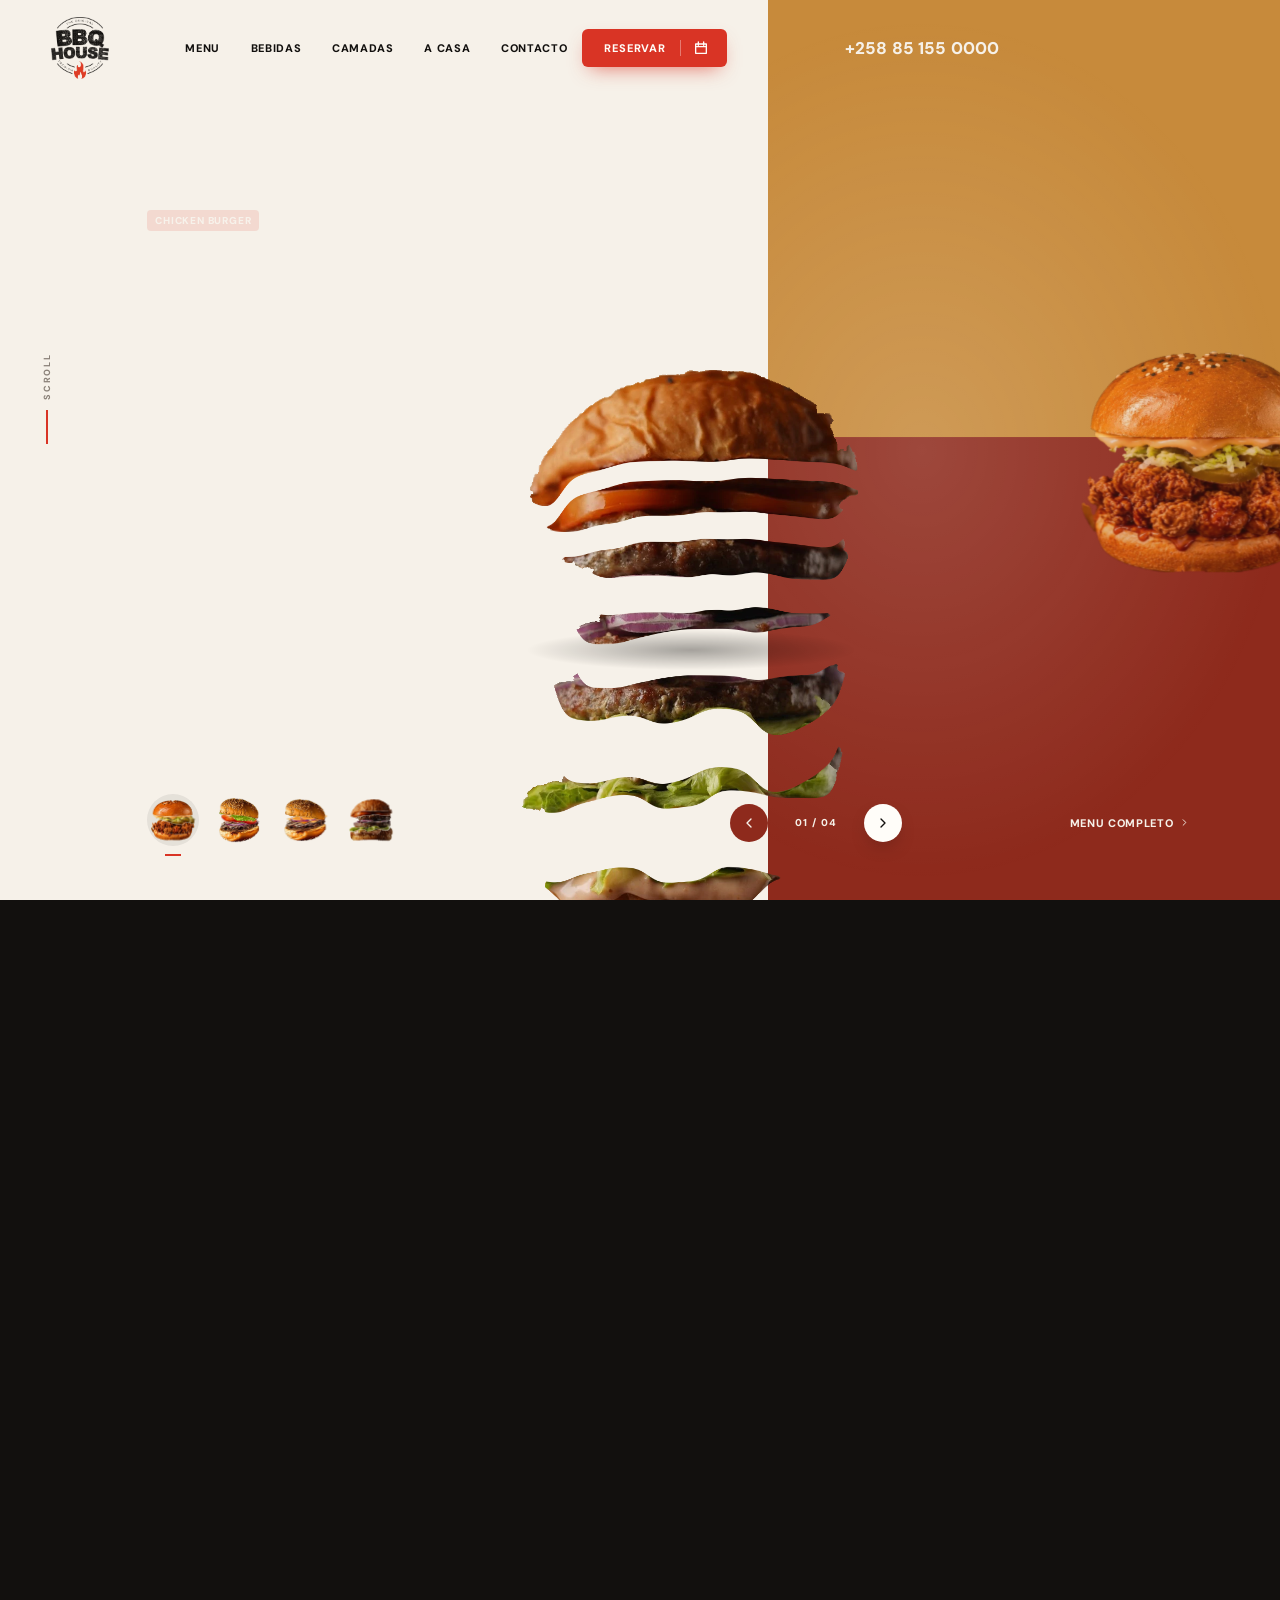
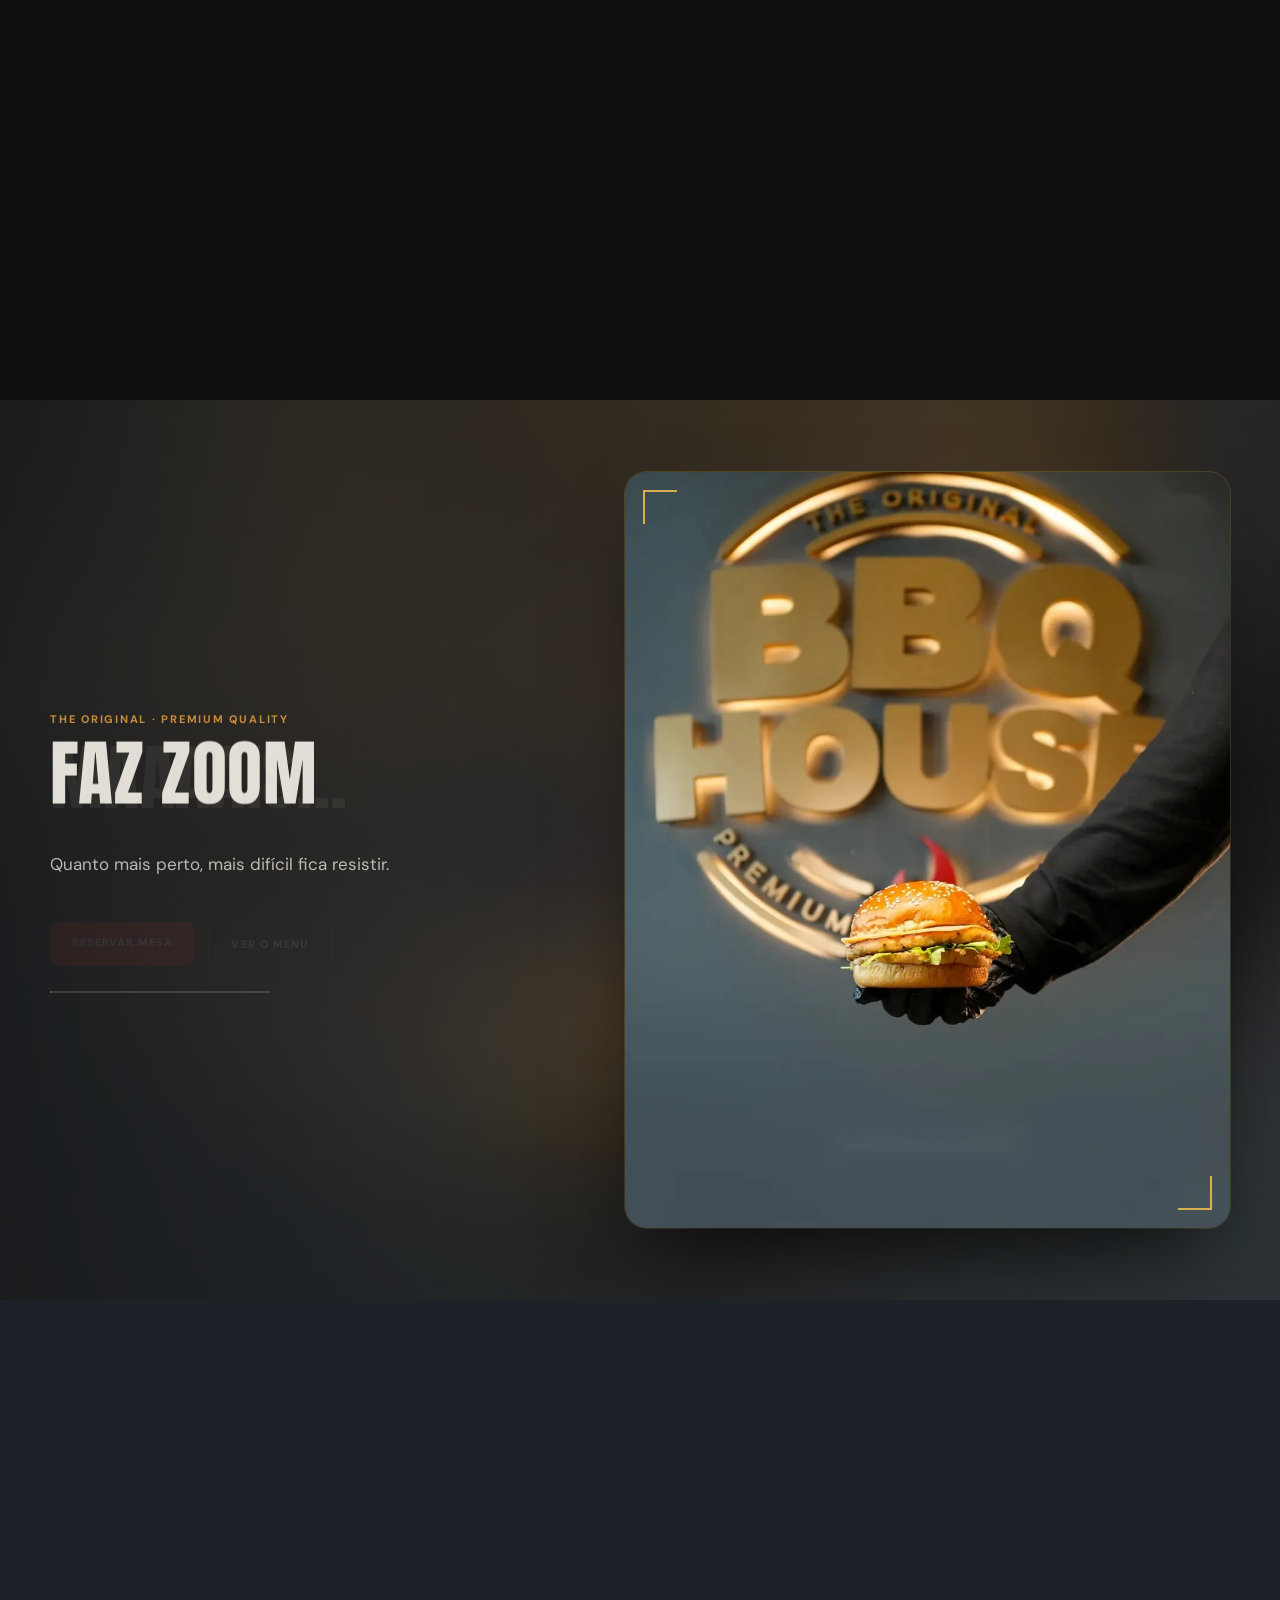
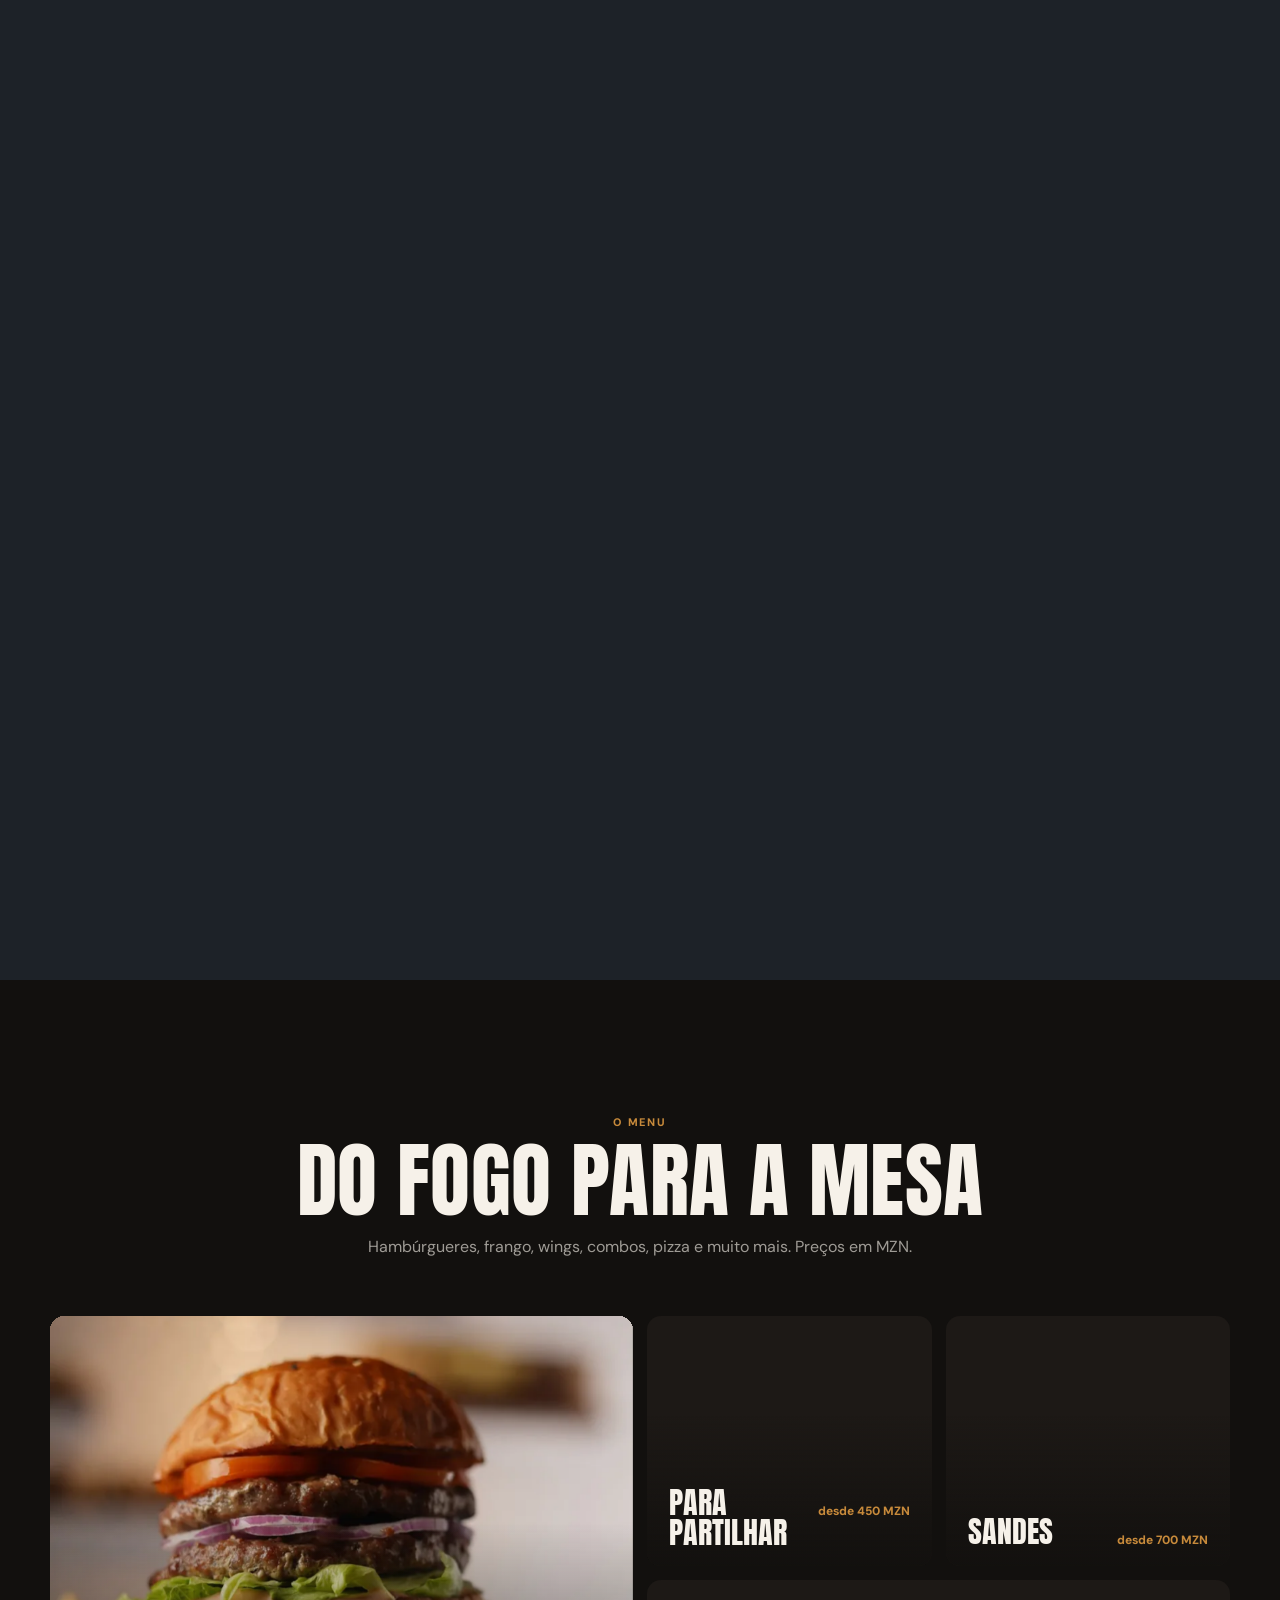
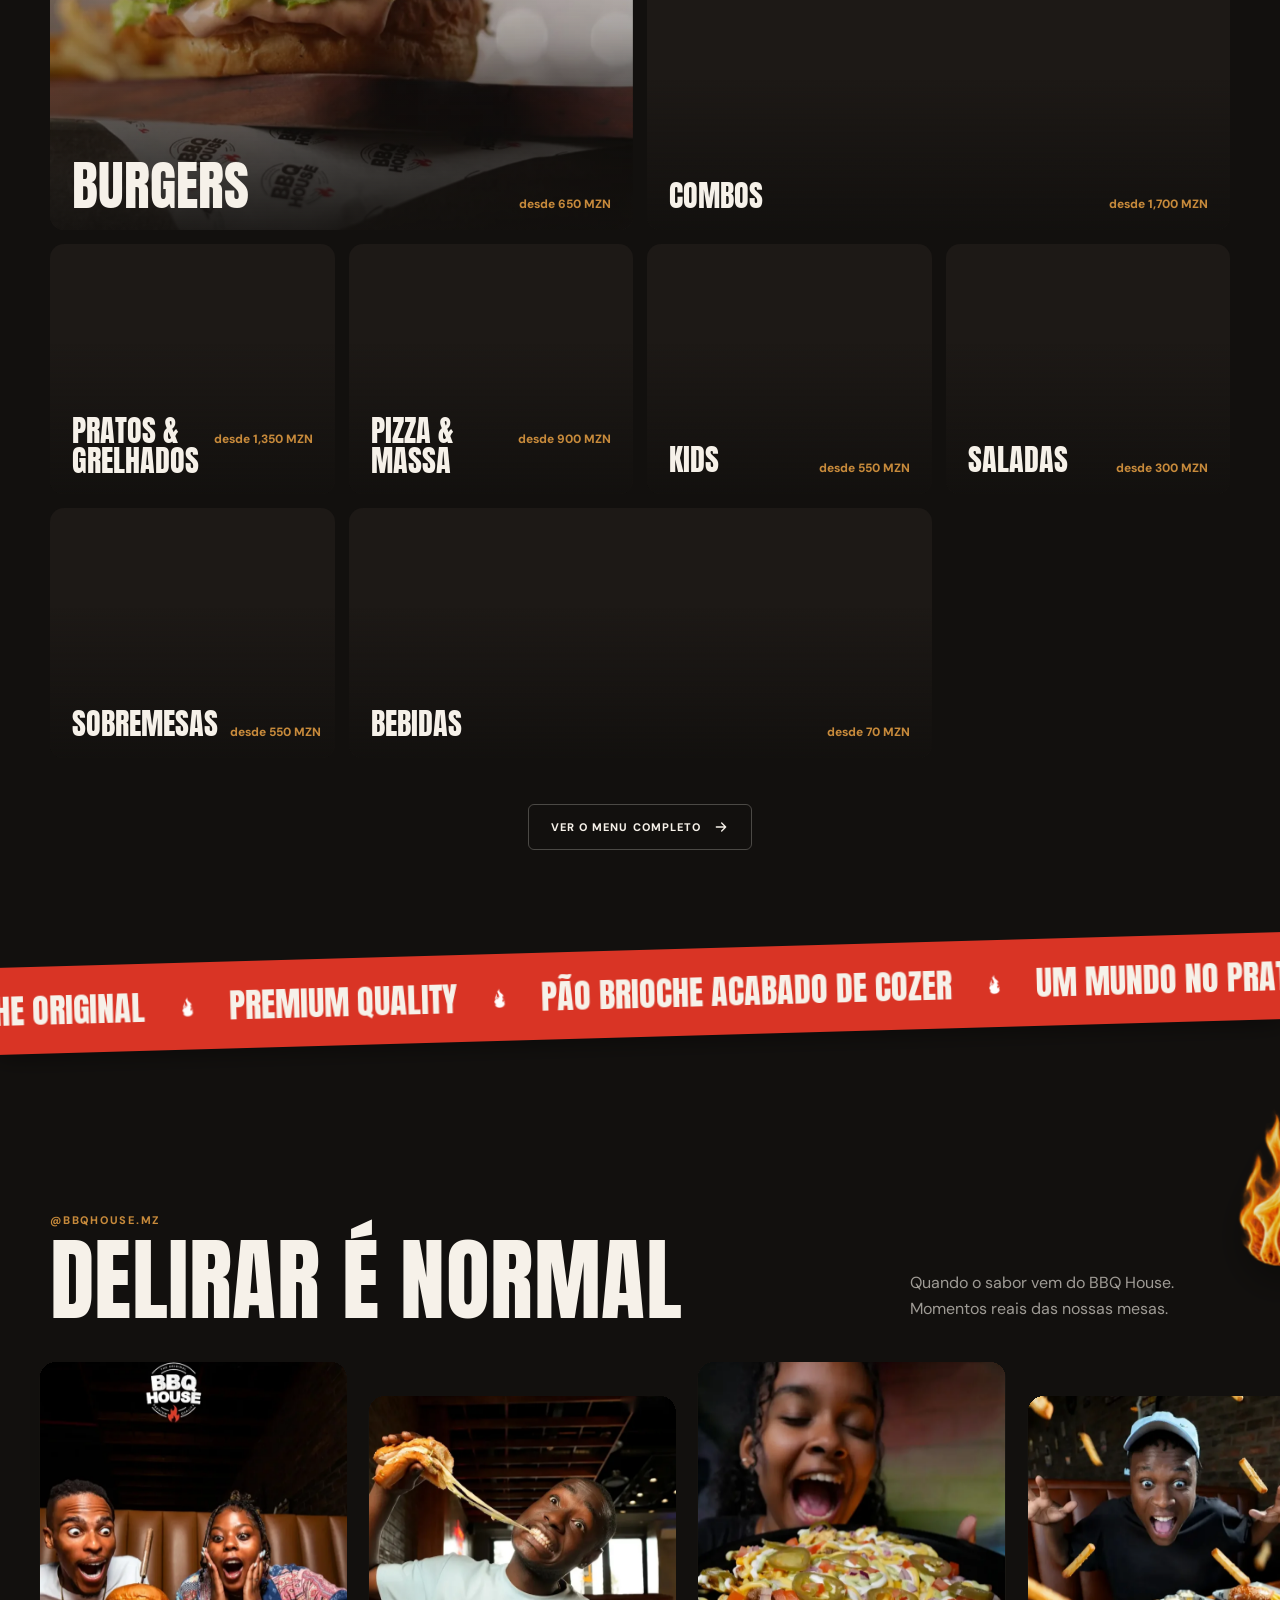
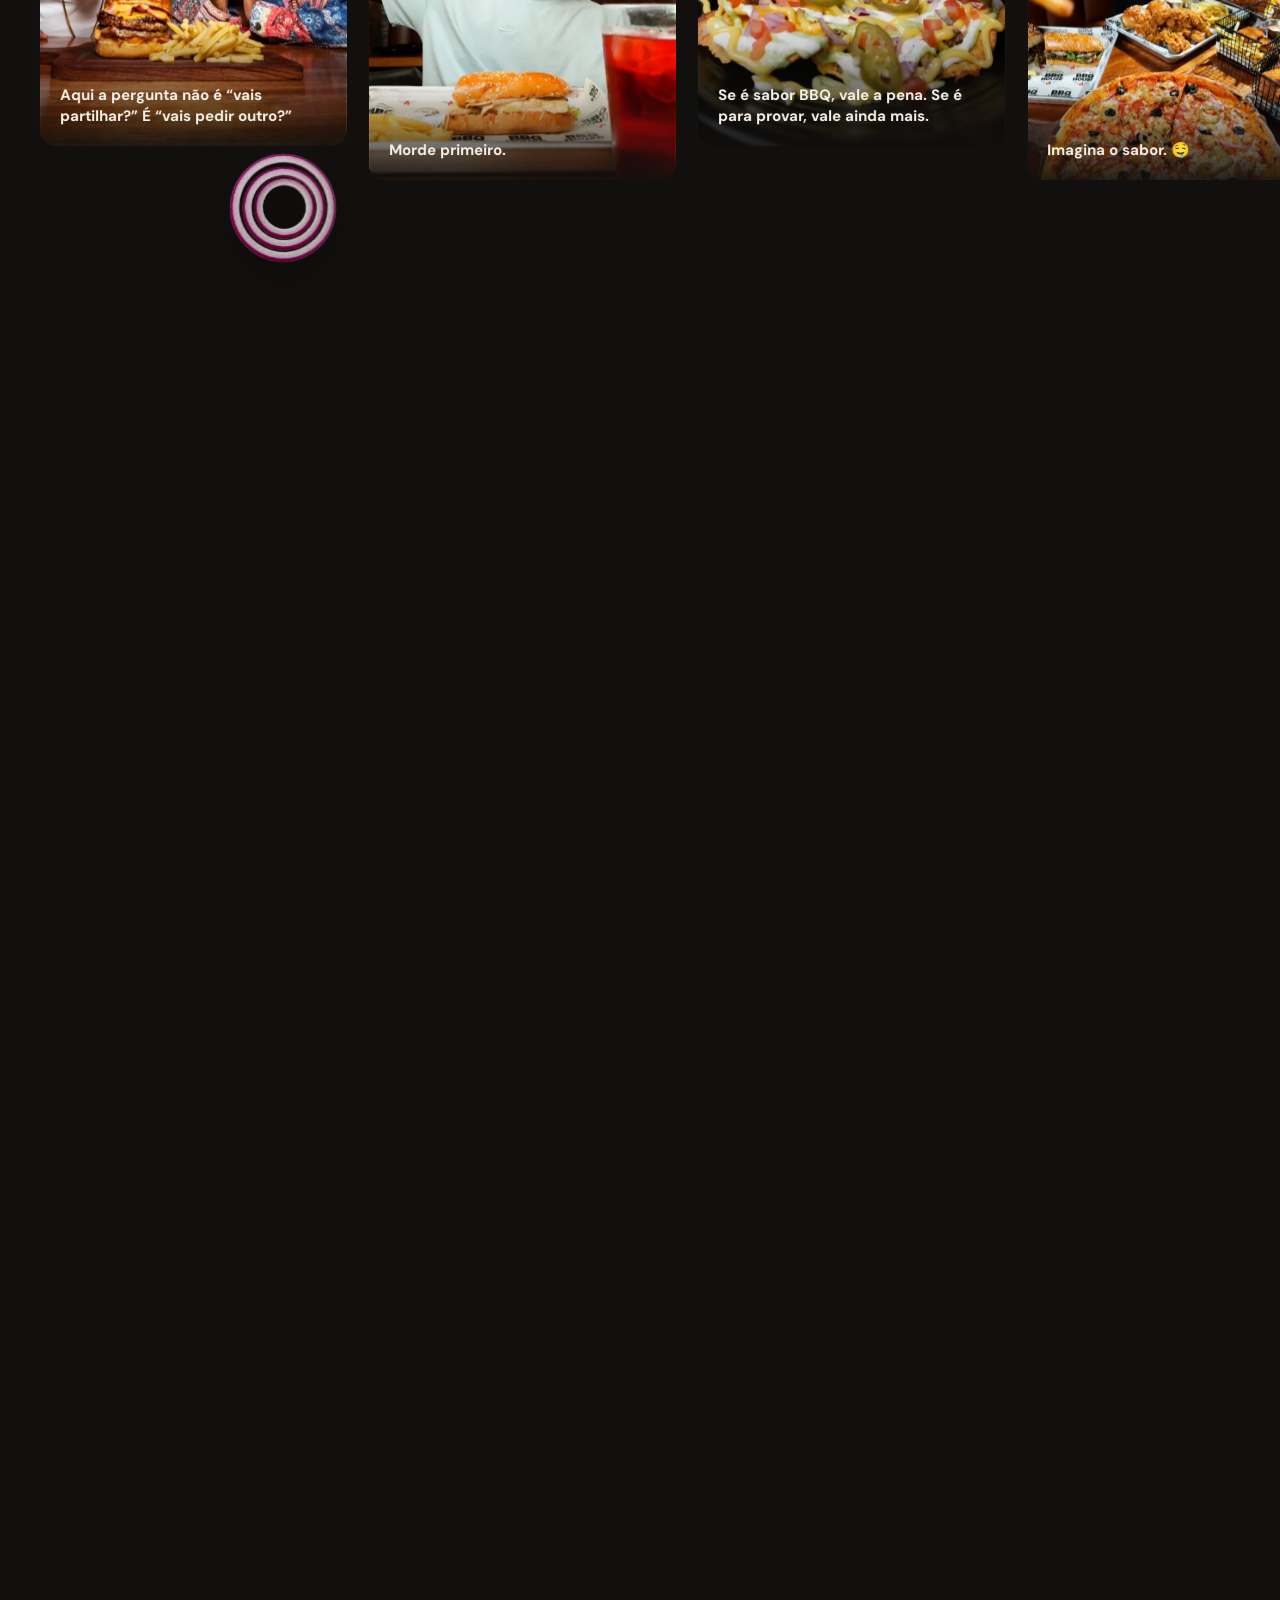
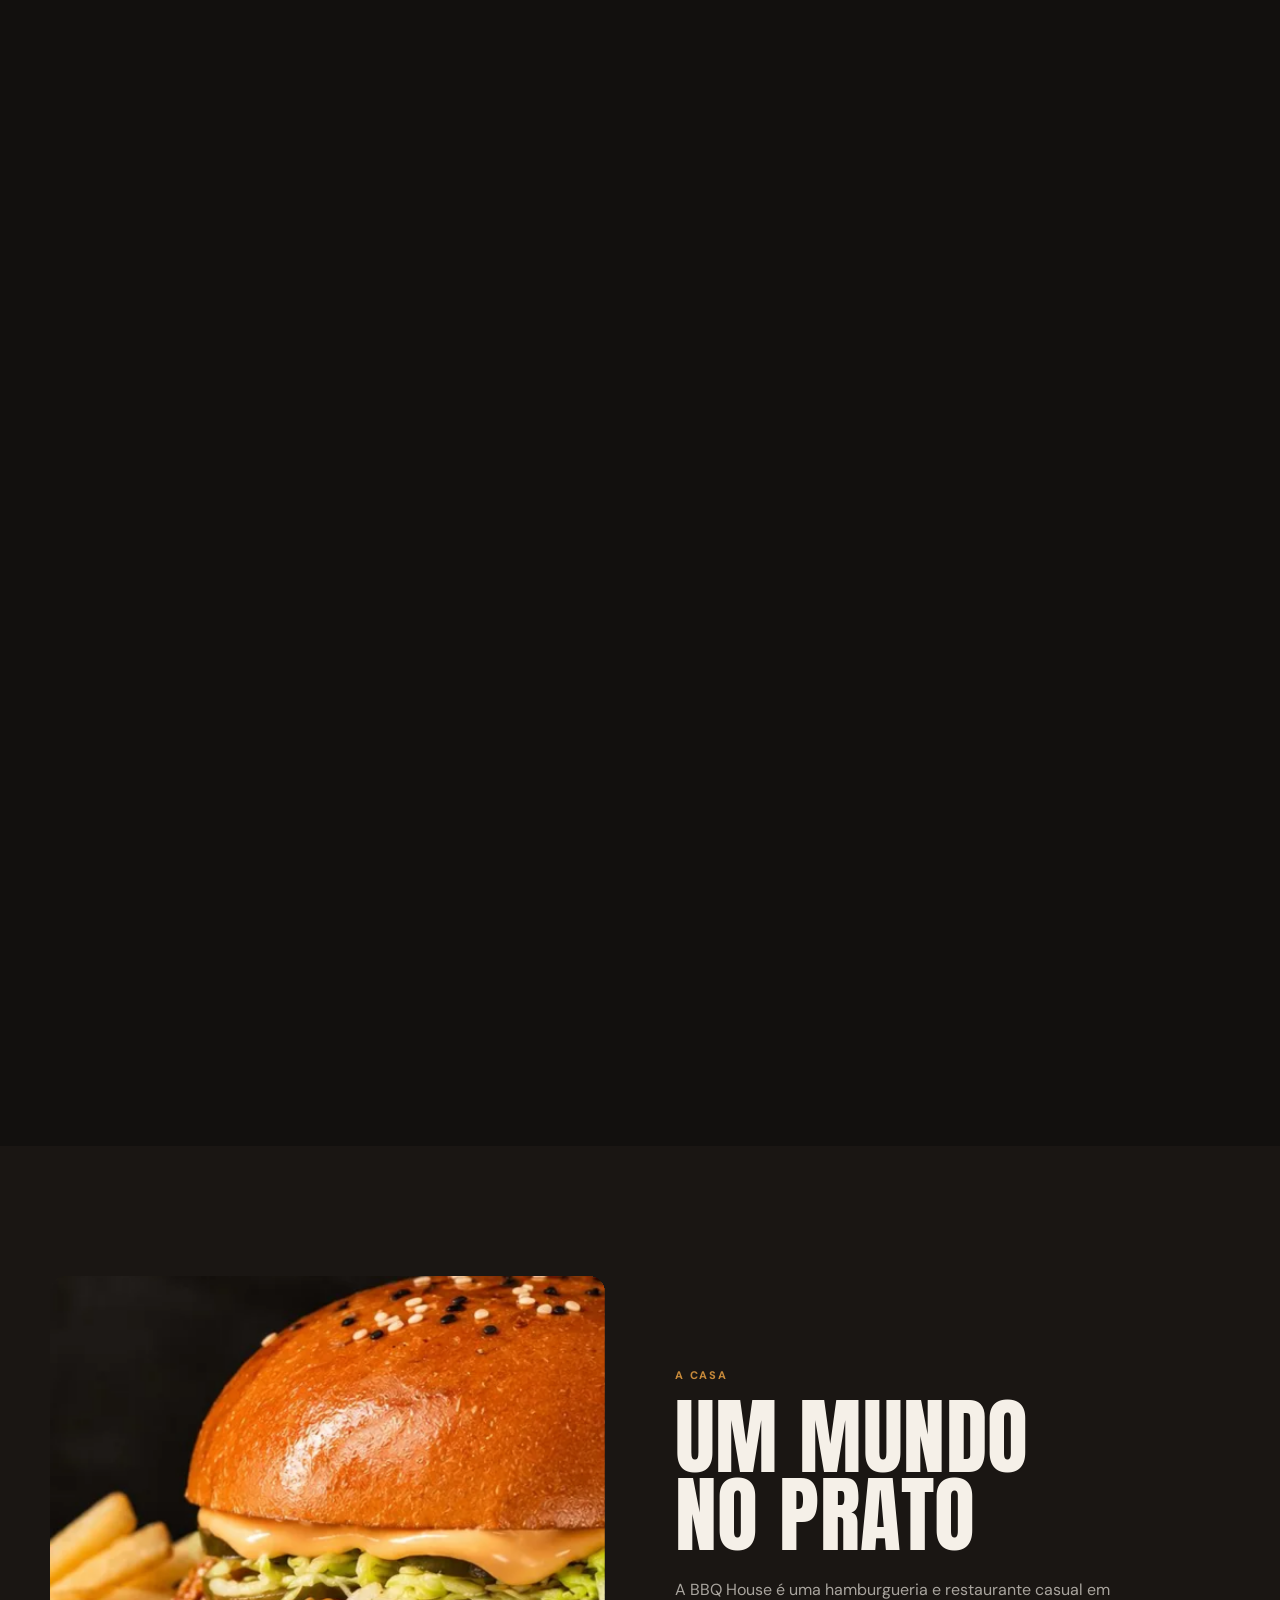
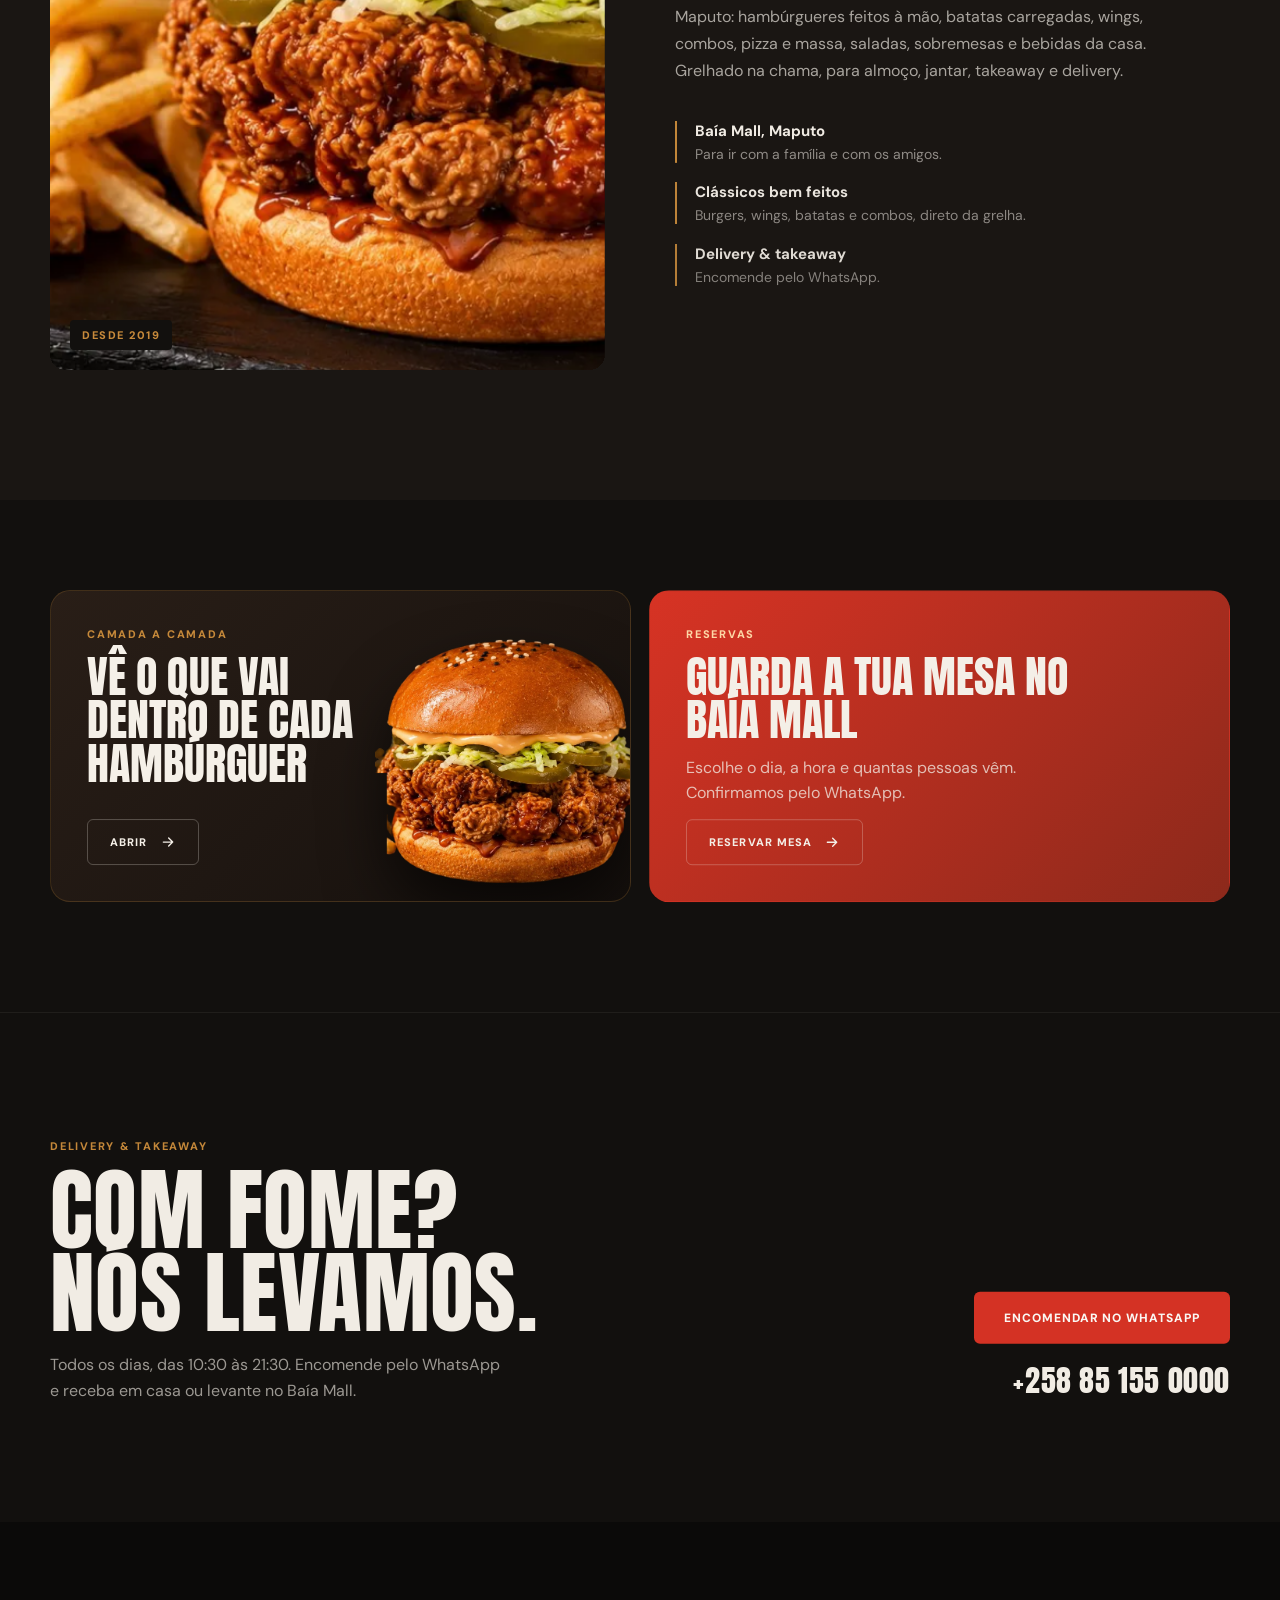
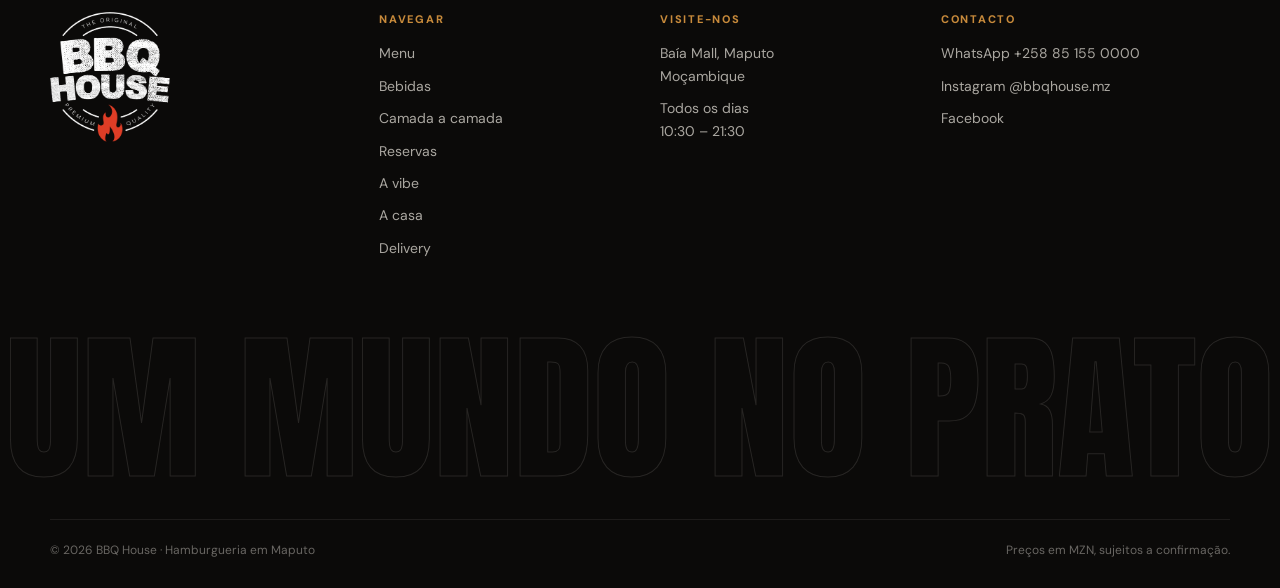
<file: index.html>
<!doctype html>
<html lang="pt">
<head>
  <meta charset="utf-8">
  <meta name="viewport" content="width=device-width, initial-scale=1, viewport-fit=cover">
  <meta name="theme-color" content="#12100E">
  <title>BBQ House — Hamburgueria em Maputo</title>
  <meta name="description" content="BBQ House, Baía Mall, Maputo. Hambúrgueres grelhados na chama, combos, wings e muito mais. Encomende pelo WhatsApp.">
  <link rel="icon" href="assets/brand/logo-dark.png">
  <link rel="preconnect" href="https://fonts.googleapis.com">
  <link rel="preconnect" href="https://fonts.gstatic.com" crossorigin>
  <link href="https://fonts.googleapis.com/css2?family=Anton&family=DM+Sans:wght@400;500;700;800&display=swap" rel="stylesheet">
  <link rel="stylesheet" href="css/style.css">
</head>
<body>

  <!-- HERO: carrossel vertical controlado pelo scroll -->
  <section class="hero-scroll" id="hero-scroll" aria-label="Os nossos hambúrgueres">
    <div class="hero" id="hero">
      <div class="panel" id="panel"></div>

      <header class="nav">
        <div class="nav__left">
          <a class="nav__logo" href="#" aria-label="BBQ House — início">
            <img src="assets/brand/logo-dark.png" alt="BBQ House">
          </a>
          <nav class="nav__links" aria-label="Principal">
            <a href="menu.html">Menu</a>
            <a href="bebidas.html">Bebidas</a>
            <a href="camadas.html">Camadas</a>
            <a href="#historia">A casa</a>
            <a href="#contacto">Contacto</a>
          </nav>
          <a class="btn-menu" href="reservas.html">
            Reservar
            <svg viewBox="0 0 24 24" aria-hidden="true"><path d="M4 6h16v14H4z M4 10h16 M8 3v5 M16 3v5"/></svg>
          </a>
          <button class="nav__burger" id="burger-btn" aria-label="Abrir menu" aria-expanded="false" aria-controls="mnav"><span></span><span></span></button>
        </div>
        <div class="nav__right">
          <a class="nav__phone" href="https://wa.me/258851550000">+258 85 155 0000</a>
        </div>
      </header>

      <!-- Texto do produto (esquerda) -->
      <div class="copy" id="copy">
        <span class="copy__tag" data-anim id="tag">Novo</span>
        <h1 class="copy__title" data-anim id="title">Cheese<br>Burger</h1>
        <div class="copy__heat" data-anim>
          <span class="flames" aria-hidden="true">
            <svg viewBox="0 0 24 24"><path d="M12 2c1 4 5 5.5 5 11a5 5 0 0 1-10 0c0-2.6 1.4-4 2.4-5.4.4 1.6 1.2 2.4 2.1 2.6C11 7.6 11 5 12 2z"/></svg>
            <svg viewBox="0 0 24 24"><path d="M12 2c1 4 5 5.5 5 11a5 5 0 0 1-10 0c0-2.6 1.4-4 2.4-5.4.4 1.6 1.2 2.4 2.1 2.6C11 7.6 11 5 12 2z"/></svg>
            <svg viewBox="0 0 24 24"><path d="M12 2c1 4 5 5.5 5 11a5 5 0 0 1-10 0c0-2.6 1.4-4 2.4-5.4.4 1.6 1.2 2.4 2.1 2.6C11 7.6 11 5 12 2z"/></svg>
          </span>
          <span>Pão brioche acabado de cozer</span>
        </div>
        <p class="copy__desc" data-anim id="desc"></p>
        <span class="copy__label" data-anim>Ingredientes</span>
        <ul class="copy__ingredients" data-anim id="ingredients"></ul>
        <div class="copy__buy" data-anim>
          <button class="btn-layers" id="btn-layers" type="button" aria-pressed="false"><svg viewBox="0 0 24 24" aria-hidden="true"><path d="M4 7h16 M6 12h12 M4 17h16"/></svg><span>Ver camadas</span></button>
          <a class="btn-order" id="order" href="https://wa.me/258851550000" target="_blank" rel="noopener">Encomendar</a>
          <span class="copy__price" id="price">750 <small>MZN</small></span>
        </div>
      </div>

      <!-- Palco do hambúrguer -->
      <div class="stage" id="stage">
        <div class="stage__par" id="parallax">
          <div class="stage__shadow" id="shadow"></div>
          <div class="steam" aria-hidden="true"><i></i><i></i><i></i><i></i></div>
          <div class="stage__bob" id="bob"></div>
        </div>
      </div>
      <button class="stage__hit" id="hit" type="button" aria-label="Ver as camadas do hambúrguer"></button>
      <p class="stage__hint" id="hint">Toque no hambúrguer</p>

      <!-- Fichas (como as "Calories / Fat / Protein" da referência) -->
      <div class="facts" id="facts"></div>

      <!-- Próximo hambúrguer a espreitar na margem -->
      <div class="peek" id="peek" aria-hidden="true"></div>

      <!-- Barra inferior -->
      <div class="bar">
        <ul class="thumbs" id="thumbs" aria-label="Escolher hambúrguer"></ul>
        <div class="arrows">
          <button class="arrow arrow--prev" id="prev" type="button" aria-label="Anterior">
            <svg viewBox="0 0 24 24"><path d="M15 6l-6 6 6 6"/></svg>
          </button>
          <span class="counter" id="counter">01 / 06</span>
          <button class="arrow arrow--next" id="next" type="button" aria-label="Seguinte">
            <svg viewBox="0 0 24 24"><path d="M9 6l6 6-6 6"/></svg>
          </button>
        </div>
        <a class="bar__link" href="menu.html">Menu completo
          <svg viewBox="0 0 24 24" aria-hidden="true"><path d="M9 6l6 6-6 6"/></svg>
        </a>
      </div>

      <div class="scroll-cue" aria-hidden="true"><span></span>Scroll</div>
    </div>
  </section>

  <!-- FAZ ZOOM: sequência do Instagram, zoom controlado pelo scroll -->
  <section class="zoom" id="zoom" aria-label="Faz zoom">
    <div class="zoom__sticky">
      <div class="zoom__bg" aria-hidden="true"></div>
      <div class="wrap zoom__grid">
        <div class="zoom__copy">
          <span class="eyebrow">The Original · Premium Quality</span>
          <div class="zoom__words" aria-live="polite">
            <h2 class="zoom__word is-on">Faz zoom</h2>
            <h2 class="zoom__word">Maaaais…</h2>
            <h2 class="zoom__word">Um pouco mais…</h2>
            <h2 class="zoom__word zoom__word--gold">Oooh, é isso!</h2>
          </div>
          <p class="zoom__line">Quanto mais perto, mais difícil fica resistir.</p>
          <div class="zoom__cta">
            <a class="btn-order btn-order--red" href="reservas.html">Reservar mesa</a>
            <a class="btn-ghost" href="menu.html">Ver o menu</a>
          </div>
          <div class="zoom__bar" aria-hidden="true"><i id="zoom-bar"></i></div>
        </div>
        <div class="zoom__frame" id="zoom-frame">
          <img src="assets/img/zoom/z1.webp" alt="Hambúrguer de frango BBQ House em frente ao logótipo dourado" class="zoom__img">
          <img src="assets/img/zoom/z2.webp" alt="" class="zoom__img" aria-hidden="true">
          <img src="assets/img/zoom/z3.webp" alt="" class="zoom__img" aria-hidden="true">
          <img src="assets/img/zoom/z4.webp" alt="" class="zoom__img" aria-hidden="true">
          <span class="zoom__corner zoom__corner--tl"></span><span class="zoom__corner zoom__corner--br"></span>
        </div>
      </div>
    </div>
  </section>

  <!-- MENU -->
  <section class="menu" id="menu">
    <img class="deco d-spatula" src="assets/img/deco/spatula.webp" alt="" aria-hidden="true" data-depth="0.8" data-rot="28" data-pop>
    <img class="deco d-chili" src="assets/img/deco/chili.webp" alt="" aria-hidden="true" data-depth="1.3" data-rot="-40" data-pop>
    <img class="deco d-fry1" src="assets/img/deco/fry.webp" alt="" aria-hidden="true" data-depth="1.6" data-rot="160">
    <img class="deco d-fry2" src="assets/img/deco/fry.webp" alt="" aria-hidden="true" data-depth="1.1" data-rot="-120">
    <div class="wrap">
      <header class="section-head" data-reveal>
        <span class="eyebrow">O menu</span>
        <h2>Do fogo para a mesa</h2>
        <p>Hambúrgueres, frango, wings, combos, pizza e muito mais. Preços em MZN.</p>
      </header>
      <div class="mgrid">
        <a class="mcard card--xl" href="menu.html#burgers" data-reveal>
          <img src="assets/img/photos/menu-burgers.webp" alt="Hambúrguer de carne da BBQ House" decoding="async" data-parallax>
          <span class="mcard__body"><b>Burgers</b><small>desde 650 MZN</small></span>
        </a>
        <a class="mcard " href="menu.html#sides" data-reveal>
          <img src="assets/img/photos/menu-sides.webp" alt="Loaded Nachos" decoding="async" data-parallax>
          <span class="mcard__body"><b>Para partilhar</b><small>desde 450 MZN</small></span>
        </a>
        <a class="mcard " href="menu.html#sandwiches" data-reveal>
          <img src="assets/img/photos/menu-sandwiches.webp" alt="Sanduíche de frango crocante" decoding="async" data-parallax>
          <span class="mcard__body"><b>Sandes</b><small>desde 700 MZN</small></span>
        </a>
        <a class="mcard card--wide" href="menu.html#combos" data-reveal>
          <img src="assets/img/photos/menu-combos.webp" alt="Combo com hambúrgueres e batatas" decoding="async" data-parallax>
          <span class="mcard__body"><b>Combos</b><small>desde 1,700 MZN</small></span>
        </a>
        <a class="mcard " href="menu.html#mains" data-reveal>
          <img src="assets/img/photos/menu-mains.webp" alt="Prato principal servido em chapa" decoding="async" data-parallax>
          <span class="mcard__body"><b>Pratos &amp; grelhados</b><small>desde 1,350 MZN</small></span>
        </a>
        <a class="mcard " href="menu.html#eataly" data-reveal>
          <img src="assets/img/photos/menu-eataly.webp" alt="Massa com molho cremoso" decoding="async" data-parallax>
          <span class="mcard__body"><b>Pizza &amp; massa</b><small>desde 900 MZN</small></span>
        </a>
        <a class="mcard " href="menu.html#kids" data-reveal>
          <img src="assets/img/photos/menu-kids.webp" alt="Mini hambúrgueres e nuggets" decoding="async" data-parallax>
          <span class="mcard__body"><b>Kids</b><small>desde 550 MZN</small></span>
        </a>
        <a class="mcard " href="menu.html#salads" data-reveal>
          <img src="assets/img/photos/menu-salads.webp" alt="Salada da casa" decoding="async" data-parallax>
          <span class="mcard__body"><b>Saladas</b><small>desde 300 MZN</small></span>
        </a>
        <a class="mcard " href="menu.html#desserts" data-reveal>
          <img src="assets/img/photos/menu-desserts.webp" alt="Cookie pan com gelado" decoding="async" data-parallax>
          <span class="mcard__body"><b>Sobremesas</b><small>desde 550 MZN</small></span>
        </a>
        <a class="mcard card--wide" href="menu.html#drinks" data-reveal>
          <img src="assets/img/photos/menu-drinks.webp" alt="Bebida da casa" decoding="async" data-parallax>
          <span class="mcard__body"><b>Bebidas</b><small>desde 70 MZN</small></span>
        </a>
      </div>
      <div class="menu__more" data-reveal>
        <a class="btn-ghost" href="menu.html">Ver o menu completo
          <svg viewBox="0 0 24 24" aria-hidden="true"><path d="M5 12h14M13 6l6 6-6 6"/></svg></a>
      </div>
    </div>
  </section>

  <!-- FAIXA -->
  <div class="marquee" aria-hidden="true">
    <div class="marquee__track">
      <span>The Original</span><i></i><span>Premium Quality</span><i></i><span>Pão brioche acabado de cozer</span><i></i><span>Um mundo no prato</span><i></i><span>Baía Mall · Maputo</span><i></i>
      <span>The Original</span><i></i><span>Premium Quality</span><i></i><span>Pão brioche acabado de cozer</span><i></i><span>Um mundo no prato</span><i></i><span>Baía Mall · Maputo</span><i></i>
    </div>
  </div>

  <!-- A VIBE: galeria horizontal com as publicações do Instagram -->
  <section class="vibe" id="vibe" aria-label="A vibe BBQ House">
    <div class="vibe__pin">
      <img class="deco d-flame" src="assets/img/deco/flame.webp" alt="" aria-hidden="true" data-depth="0.7">
      <img class="deco d-onion" src="assets/img/deco/onion.webp" alt="" aria-hidden="true" data-depth="1.2" data-rot="90">
      <header class="vibe__head wrap">
        <div>
          <span class="eyebrow">@bbqhouse.mz</span>
          <h2>Delirar é normal</h2>
        </div>
        <p>Quando o sabor vem do BBQ House. Momentos reais das nossas mesas.</p>
      </header>
      <div class="vibe__track" id="vibe-track">
        <figure class="vcard">
          <img src="assets/img/vibe/v16.webp" alt="Dois amigos de boca aberta diante de um hambúrguer duplo com batatas" loading="lazy">
          <figcaption>Aqui a pergunta não é “vais partilhar?” É “vais pedir outro?”</figcaption>
        </figure>
        <figure class="vcard">
          <img src="assets/img/vibe/v13.webp" alt="Cliente a morder uma sanduíche com queijo a esticar" loading="lazy">
          <figcaption>Morde primeiro.</figcaption>
        </figure>
        <figure class="vcard">
          <img src="assets/img/vibe/v00.webp" alt="Cliente entusiasmada com um prato de nachos" loading="lazy">
          <figcaption>Se é sabor BBQ, vale a pena. Se é para provar, vale ainda mais.</figcaption>
        </figure>
        <figure class="vcard">
          <img src="assets/img/vibe/v07.webp" alt="Cliente surpreendido diante de uma mesa cheia de pratos" loading="lazy">
          <figcaption>Imagina o sabor. 🤤</figcaption>
        </figure>
        <figure class="vcard">
          <img src="assets/img/vibe/v15.webp" alt="Cliente numa mesa com milkshake, pizza e hambúrgueres" loading="lazy">
          <figcaption>Quando o menu está cheio de tentações, escolher uma só é falta de ambição.</figcaption>
        </figure>
        <figure class="vcard">
          <img src="assets/img/vibe/v09.webp" alt="Cliente a comer um mozzarella stick diante do logótipo dourado" loading="lazy">
          <figcaption>Não lutes contra a vontade. Vem saborear.</figcaption>
        </figure>
        <figure class="vcard">
          <img src="assets/img/vibe/v11.webp" alt="Cliente a provar massa" loading="lazy">
          <figcaption>Podes tentar explicar. Depois de provar os nossos sabores, vais perceber…</figcaption>
        </figure>
        <figure class="vcard">
          <img src="assets/img/vibe/v17.webp" alt="Cliente a olhar para um hambúrguer de frango" loading="lazy">
          <figcaption>A tua nova paixão está no BBQ House. Vem encarar!</figcaption>
        </figure>
        <figure class="vcard">
          <img src="assets/img/vibe/v08.webp" alt="Cliente a morder frango crocante" loading="lazy">
          <figcaption>Agora faz o mais importante: vem provar na vida real.</figcaption>
        </figure>
        <figure class="vcard">
          <img src="assets/img/vibe/v14.webp" alt="Duas mãos com hambúrgueres sobre a mesa" loading="lazy">
          <figcaption>Morde primeiro. Faz perguntas depois. 😂🔥</figcaption>
        </figure>
        <a class="vcard vcard--end" href="https://www.instagram.com/bbqhouse.mz" target="_blank" rel="noopener">
          <span class="eyebrow">Segue-nos</span>
          <b>@bbqhouse.mz</b>
          <span class="btn-ghost">Abrir Instagram <svg viewBox="0 0 24 24" aria-hidden="true"><path d="M5 12h14M13 6l6 6-6 6"/></svg></span>
        </a>
      </div>
    </div>
  </section>

  <!-- A CASA -->
  <section class="house" id="historia">
    <img class="deco d-cleaver" src="assets/img/deco/cleaver.webp" alt="" aria-hidden="true" data-depth="0.7" data-rot="-18" data-pop>
    <div class="wrap house__grid">
      <figure class="house__photo" data-reveal>
        <img src="assets/img/photos/home-korean-chicken.webp" alt="Korean Chicken com batatas fritas" decoding="async" data-parallax>
        <figcaption>Desde 2019</figcaption>
      </figure>
      <div class="house__copy">
        <span class="eyebrow" data-reveal>A casa</span>
        <h2 data-reveal>Um mundo<br>no prato</h2>
        <p data-reveal>A BBQ House é uma hamburgueria e restaurante casual em Maputo: hambúrgueres feitos à mão, batatas carregadas, wings, combos, pizza e massa, saladas, sobremesas e bebidas da casa. Grelhado na chama, para almoço, jantar, takeaway e delivery.</p>
        <ul class="house__points">
          <li data-reveal><b>Baía Mall, Maputo</b><span>Para ir com a família e com os amigos.</span></li>
          <li data-reveal><b>Clássicos bem feitos</b><span>Burgers, wings, batatas e combos, direto da grelha.</span></li>
          <li data-reveal><b>Delivery &amp; takeaway</b><span>Encomende pelo WhatsApp.</span></li>
        </ul>
      </div>
    </div>
  </section>


  <!-- CHAMADAS: camadas + reservas (páginas próprias) -->
  <section class="mcta mcta--home">
    <img class="deco d-tongs" src="assets/img/deco/tongs.webp" alt="" aria-hidden="true" data-depth="0.8" data-rot="-24" data-pop>
    <img class="deco d-fork" src="assets/img/deco/fork.webp" alt="" aria-hidden="true" data-depth="1.1" data-rot="22" data-pop>
    <div class="wrap mcta__grid">
      <a class="mcta__card mcta__card--img" href="camadas.html" data-reveal>
        <img src="assets/img/dishes/korean-chicken.webp" alt="" aria-hidden="true">
        <span class="eyebrow">Camada a camada</span><b>Vê o que vai dentro de cada hambúrguer</b><span class="btn-ghost">Abrir <svg viewBox="0 0 24 24" aria-hidden="true"><path d="M5 12h14M13 6l6 6-6 6"/></svg></span>
      </a>
      <a class="mcta__card mcta__card--red" href="reservas.html" data-reveal>
        <span class="eyebrow">Reservas</span><b>Guarda a tua mesa no Baía Mall</b><span>Escolhe o dia, a hora e quantas pessoas vêm. Confirmamos pelo WhatsApp.</span><span class="btn-ghost">Reservar mesa <svg viewBox="0 0 24 24" aria-hidden="true"><path d="M5 12h14M13 6l6 6-6 6"/></svg></span>
      </a>
    </div>
  </section>

  <!-- DELIVERY -->
  <section class="delivery" id="delivery">
    <div class="wrap delivery__inner" data-reveal>
      <div>
        <span class="eyebrow">Delivery &amp; takeaway</span>
        <h2>Com fome?<br>Nós levamos.</h2>
        <p>Todos os dias, das 10:30 às 21:30. Encomende pelo WhatsApp e receba em casa ou levante no Baía Mall.</p>
      </div>
      <div class="delivery__actions">
        <a class="btn-order btn-order--red btn-lg" href="https://wa.me/258851550000" target="_blank" rel="noopener">Encomendar no WhatsApp</a>
        <a class="delivery__phone" href="https://wa.me/258851550000">+258 85 155 0000</a>
      </div>
    </div>
  </section>

  <footer class="footer" id="contacto">
    <div class="wrap footer__top">
      <img class="footer__logo" src="assets/brand/logo-white.png" alt="BBQ House" loading="lazy">
      <nav class="footer__col" aria-label="Rodapé">
        <span class="eyebrow">Navegar</span>
        <a href="menu.html">Menu</a><a href="bebidas.html">Bebidas</a><a href="camadas.html">Camada a camada</a><a href="reservas.html">Reservas</a><a href="#vibe">A vibe</a><a href="#historia">A casa</a><a href="#delivery">Delivery</a>
      </nav>
      <div class="footer__col" id="localizacao">
        <span class="eyebrow">Visite-nos</span>
        <p>Baía Mall, Maputo<br>Moçambique</p>
        <p>Todos os dias<br>10:30 – 21:30</p>
      </div>
      <div class="footer__col">
        <span class="eyebrow">Contacto</span>
        <a href="https://wa.me/258851550000" target="_blank" rel="noopener">WhatsApp +258 85 155 0000</a>
        <a href="https://www.instagram.com/bbqhouse.mz" target="_blank" rel="noopener">Instagram @bbqhouse.mz</a>
        <a href="https://www.facebook.com/share/1EReG5933v/" target="_blank" rel="noopener">Facebook</a>
      </div>
    </div>
    <div class="footer__word" aria-hidden="true">Um mundo no prato</div>
    <div class="wrap footer__bottom">
      <span>© 2026 BBQ House · Hamburgueria em Maputo</span>
      <span>Preços em MZN, sujeitos a confirmação.</span>
    </div>
  </footer>

  <!-- Menu do telemóvel -->
  <div class="mnav" id="mnav" hidden role="dialog" aria-modal="true" aria-label="Menu">
    <div class="mnav__top">
      <img src="assets/brand/logo-white.png" alt="BBQ House" width="54">
      <button class="mnav__close" id="mnav-close" type="button" aria-label="Fechar menu">×</button>
    </div>
    <nav aria-label="Menu">
      <a href="menu.html">Menu</a><a href="bebidas.html">Bebidas</a><a href="camadas.html">Camadas</a><a href="reservas.html">Reservas</a><a href="#vibe">A vibe</a><a href="#historia">A casa</a><a href="#contacto">Contacto</a>
    </nav>
    <a class="btn-order btn-order--red btn-lg" href="https://wa.me/258851550000" target="_blank" rel="noopener">WhatsApp +258 85 155 0000</a>
  </div>

  <a class="fab" id="fab" href="reservas.html"><svg viewBox="0 0 24 24" aria-hidden="true"><path d="M4 6h16v14H4z M4 10h16 M8 3v5 M16 3v5"/></svg>Reservar mesa</a>

  <!-- Barra inferior (telemóvel) -->
  <nav class="tabbar" aria-label="Atalhos">
    <a href="menu.html"><svg viewBox="0 0 24 24" aria-hidden="true"><path d="M4 6h16M4 12h16M4 18h10"/></svg>Menu</a>
    <a href="bebidas.html"><svg viewBox="0 0 24 24" aria-hidden="true"><path d="M7 3h10l-1 7a4 4 0 0 1-8 0z M12 14v6 M8 21h8"/></svg>Bebidas</a>
    <a class="tabbar__main" href="reservas.html"><svg viewBox="0 0 24 24" aria-hidden="true"><path d="M4 6h16v14H4z M4 10h16 M8 3v5 M16 3v5"/></svg>Reservar</a>
    <a href="https://wa.me/258851550000" target="_blank" rel="noopener"><svg viewBox="0 0 24 24" aria-hidden="true"><path d="M4 20l1.3-3.9A8 8 0 1 1 8 19z M9 9.5c.5 2.5 2.5 4.5 5 5l1.2-1.2 2 1-.5 1.6c-4 .3-8.4-4.1-8.1-8.1l1.6-.5 1 2z"/></svg>WhatsApp</a>
  </nav>
  <script src="assets/vendor/gsap.min.js"></script>
  <script src="assets/vendor/ScrollTrigger.min.js"></script>
  <script src="js/layers.js"></script>
  <script src="js/main.js"></script>
  <script src="js/extras.js"></script>
</body>
</html>
</file>
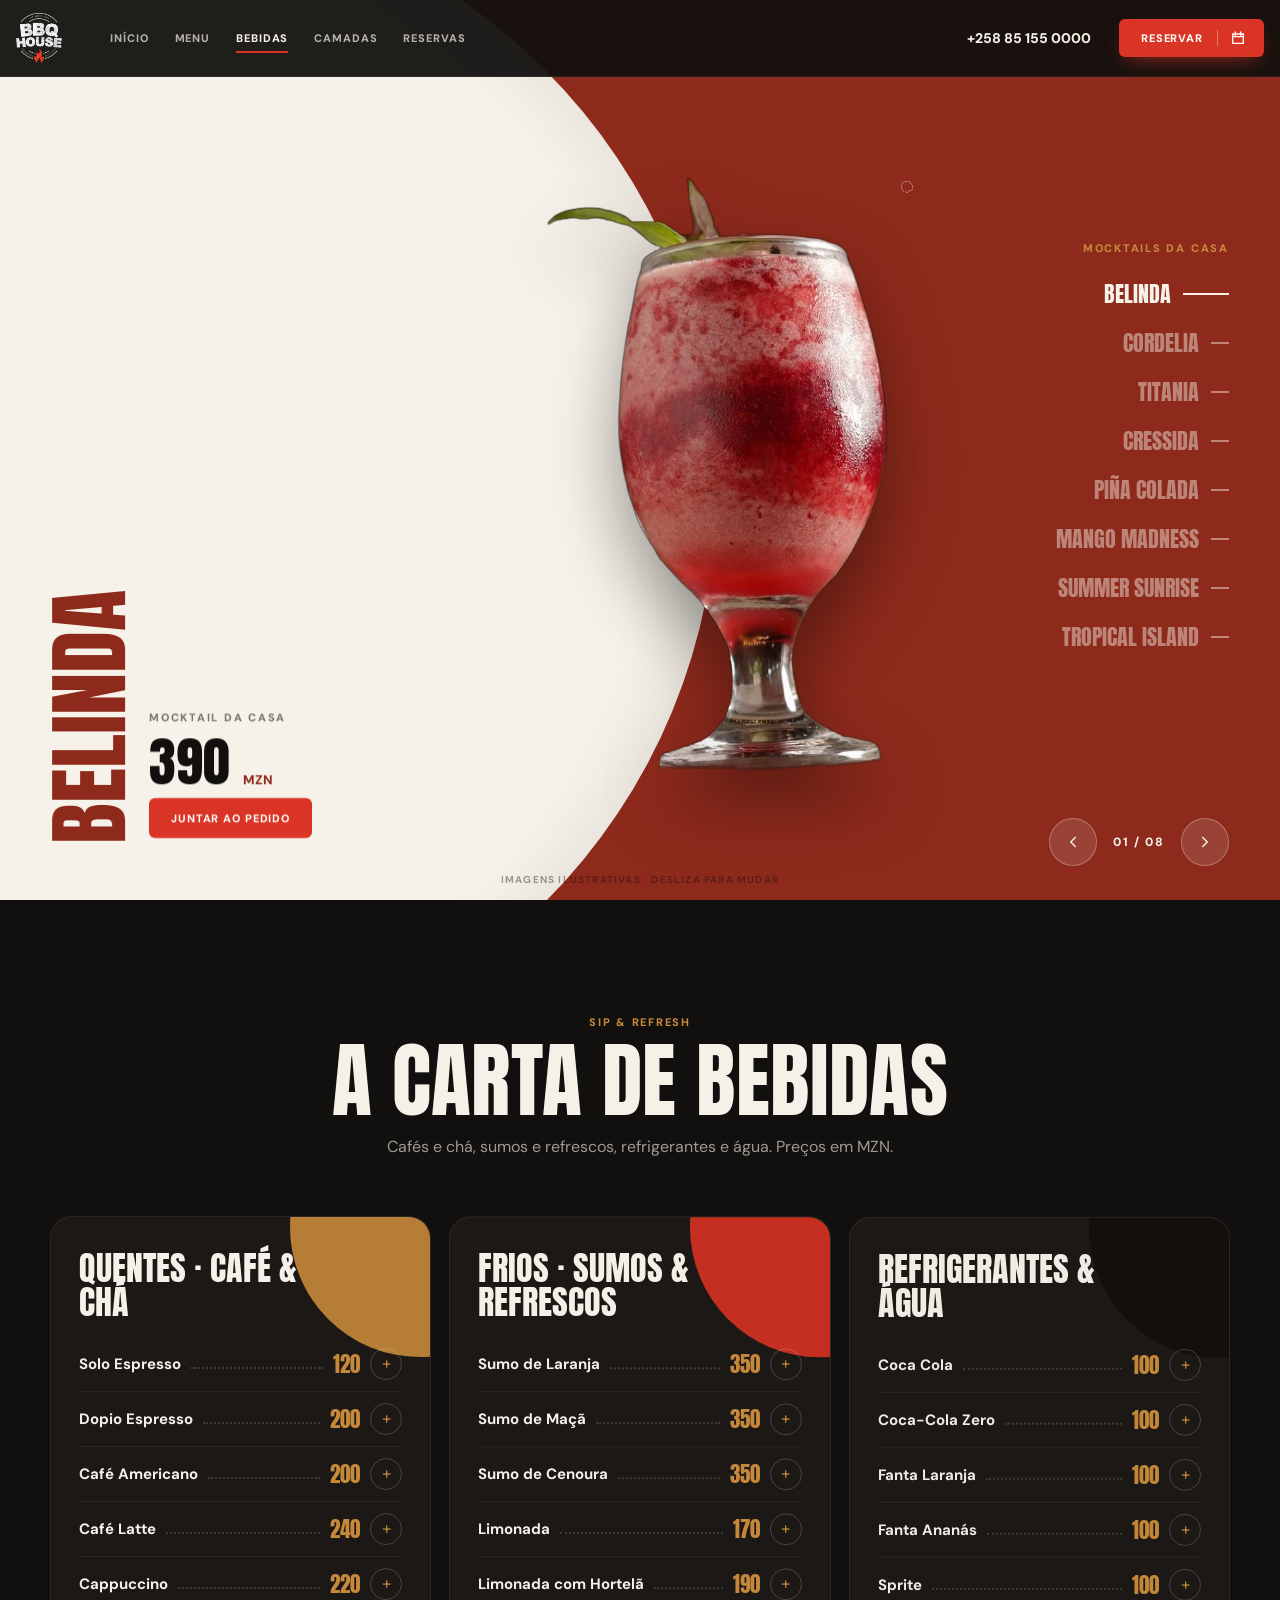
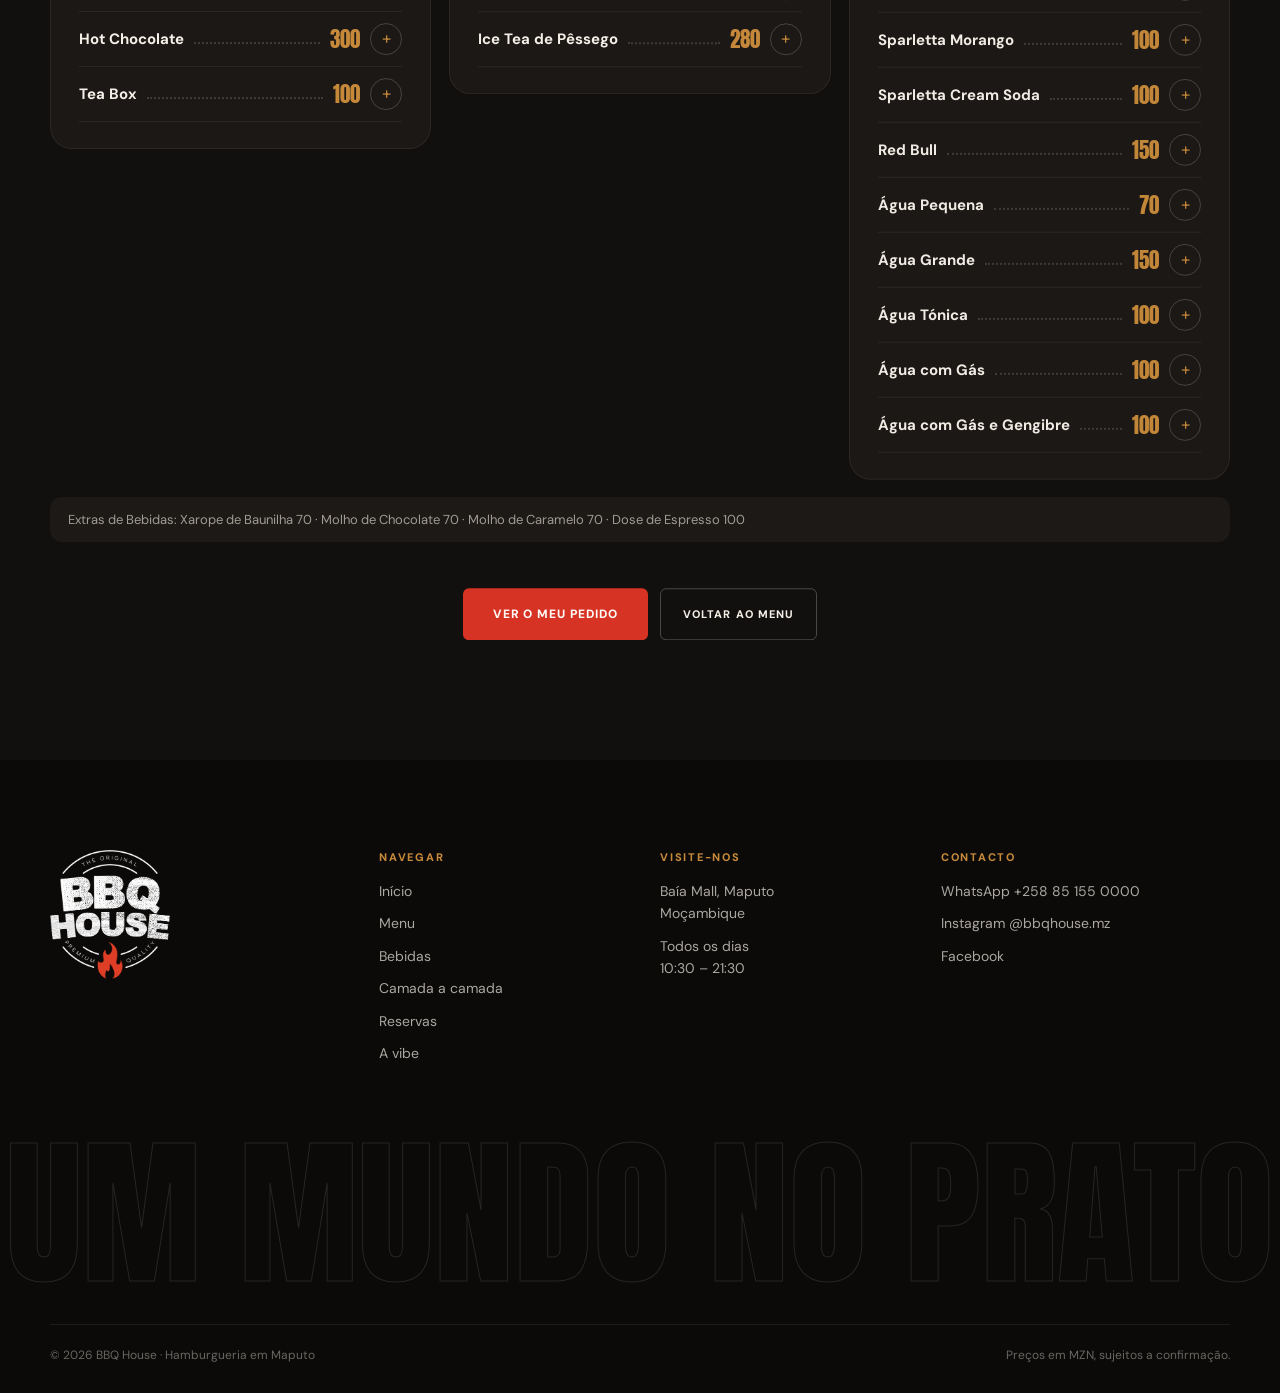
<file: bebidas.html>
<!doctype html>
<html lang="pt">
<head>
  <meta charset="utf-8">
  <meta name="viewport" content="width=device-width, initial-scale=1, viewport-fit=cover">
  <meta name="theme-color" content="#12100E">
  <title>Bebidas — BBQ House Maputo</title>
  <meta name="description" content="A carta de bebidas da BBQ House: mocktails da casa, sumos, cafés e refrigerantes. Preços em MZN.">
  <link rel="icon" href="assets/brand/logo-dark.png">
  <link rel="preconnect" href="https://fonts.googleapis.com">
  <link rel="preconnect" href="https://fonts.gstatic.com" crossorigin>
  <link href="https://fonts.googleapis.com/css2?family=Anton&family=DM+Sans:wght@400;500;700;800&display=swap" rel="stylesheet">
  <link rel="stylesheet" href="css/style.css">
</head>
<body class="sub">
  <header class="snav">
    <div class="snav__in">
      <a class="snav__logo" href="index.html" aria-label="BBQ House — início"><img src="assets/brand/logo-white.png" alt="BBQ House"></a>
      <nav class="snav__links" aria-label="Principal"><a href="index.html">Início</a><a href="menu.html">Menu</a><a href="bebidas.html" aria-current="page">Bebidas</a><a href="camadas.html">Camadas</a><a href="reservas.html">Reservas</a></nav>
      <a class="snav__phone" href="https://wa.me/258851550000" target="_blank" rel="noopener">+258 85 155 0000</a>
      <a class="btn-menu" href="reservas.html">Reservar <svg viewBox="0 0 24 24" aria-hidden="true"><path d="M4 6h16v14H4z M4 10h16 M8 3v5 M16 3v5"/></svg></a>
      <button class="nav__burger" id="burger-btn" aria-label="Abrir menu" aria-expanded="false" aria-controls="mnav"><span></span><span></span></button>
    </div>
  </header>

  <main>
    <section class="dwheel" id="dwheel" tabindex="0" aria-roledescription="carrossel" aria-label="Mocktails da casa — usa as setas ou desliza">
      <div class="dw-fill" id="dw-fill"></div>
      <div class="dw-grow" id="dw-grow" aria-hidden="true"></div>
      <div class="dw-disc" aria-hidden="true"></div>
      <svg class="dw-badge" id="dw-badge" viewBox="0 0 200 200" aria-hidden="true"><defs><path id="dwc" d="M100 100 m-76 0 a76 76 0 1 1 152 0 a76 76 0 1 1 -152 0"/></defs><text><textPath href="#dwc">MOCKTAILS DA CASA • BBQ HOUSE • MAPUTO • </textPath></text></svg>
      <div class="dw-wheel" id="dw-wheel"></div>
      <div class="dw-text">
        <h1 class="dw-name" id="dw-name">Mocktails</h1>
        <div class="dw-meta" id="dw-meta">
          <span class="eyebrow">Mocktail da casa</span>
          <b class="dw-price" id="dw-price"></b>
          <button class="btn-order btn-order--red" type="button" id="dw-add">Juntar ao pedido</button>
        </div>
      </div>
      <div class="dw-side">
        <span class="eyebrow">Mocktails da casa</span>
        <div class="dw-dots" id="dw-dots" role="tablist" aria-label="Escolher mocktail"></div>
      </div>
      <div class="dw-nav">
        <button type="button" id="dw-prev" aria-label="Anterior"><svg viewBox="0 0 24 24"><path d="M15 6l-6 6 6 6"/></svg></button>
        <span id="dw-idx">01 / 08</span>
        <button type="button" id="dw-next" aria-label="Seguinte"><svg viewBox="0 0 24 24"><path d="M9 6l6 6-6 6"/></svg></button>
      </div>
      <p class="dw-note">Imagens ilustrativas · desliza para mudar</p>
    </section>

    <section class="dcarta-sec" id="carta">
      <div class="wrap">
        <header class="section-head" data-reveal>
          <span class="eyebrow">Sip &amp; refresh</span>
          <h2>A carta de bebidas</h2>
          <p>Cafés e chá, sumos e refrescos, refrigerantes e água. Preços em MZN.</p>
        </header>
        <div class="dcarta" id="dcarta"></div>
        <div class="dcarta__cta" data-reveal><a class="btn-order btn-order--red btn-lg" href="menu.html?pedido=1">Ver o meu pedido</a><a class="btn-ghost" href="menu.html">Voltar ao menu</a></div>
      </div>
    </section>
  </main>

  <div class="dtoast" id="dtoast" hidden role="status"><span id="dtoast-msg"></span><a href="menu.html?pedido=1">Ver pedido</a></div>
  <footer class="footer" id="contacto">
    <div class="wrap footer__top">
      <img class="footer__logo" src="assets/brand/logo-white.png" alt="BBQ House" loading="lazy">
      <nav class="footer__col" aria-label="Rodapé">
        <span class="eyebrow">Navegar</span>
        <a href="index.html">Início</a><a href="menu.html">Menu</a><a href="bebidas.html">Bebidas</a><a href="camadas.html">Camada a camada</a><a href="reservas.html">Reservas</a><a href="index.html#vibe">A vibe</a>
      </nav>
      <div class="footer__col" id="localizacao">
        <span class="eyebrow">Visite-nos</span>
        <p>Baía Mall, Maputo<br>Moçambique</p>
        <p>Todos os dias<br>10:30 – 21:30</p>
      </div>
      <div class="footer__col">
        <span class="eyebrow">Contacto</span>
        <a href="https://wa.me/258851550000" target="_blank" rel="noopener">WhatsApp +258 85 155 0000</a>
        <a href="https://www.instagram.com/bbqhouse.mz" target="_blank" rel="noopener">Instagram @bbqhouse.mz</a>
        <a href="https://www.facebook.com/share/1EReG5933v/" target="_blank" rel="noopener">Facebook</a>
      </div>
    </div>
    <div class="footer__word" aria-hidden="true">Um mundo no prato</div>
    <div class="wrap footer__bottom">
      <span>© 2026 BBQ House · Hamburgueria em Maputo</span>
      <span>Preços em MZN, sujeitos a confirmação.</span>
    </div>
  </footer>

  <!-- Menu do telemóvel -->
  <div class="mnav" id="mnav" hidden role="dialog" aria-modal="true" aria-label="Menu">
    <div class="mnav__top">
      <img src="assets/brand/logo-white.png" alt="BBQ House" width="54">
      <button class="mnav__close" id="mnav-close" type="button" aria-label="Fechar menu">×</button>
    </div>
    <nav aria-label="Menu">
      <a href="index.html">Início</a><a href="menu.html">Menu</a><a href="bebidas.html">Bebidas</a><a href="camadas.html">Camadas</a><a href="reservas.html">Reservas</a><a href="#contacto">Contacto</a>
    </nav>
    <a class="btn-order btn-order--red btn-lg" href="https://wa.me/258851550000" target="_blank" rel="noopener">WhatsApp +258 85 155 0000</a>
  </div>
  <!-- Barra inferior (telemóvel) -->
  <nav class="tabbar" aria-label="Atalhos">
    <a href="menu.html"><svg viewBox="0 0 24 24" aria-hidden="true"><path d="M4 6h16M4 12h16M4 18h10"/></svg>Menu</a>
    <a href="bebidas.html" aria-current="page"><svg viewBox="0 0 24 24" aria-hidden="true"><path d="M7 3h10l-1 7a4 4 0 0 1-8 0z M12 14v6 M8 21h8"/></svg>Bebidas</a>
    <a class="tabbar__main" href="reservas.html"><svg viewBox="0 0 24 24" aria-hidden="true"><path d="M4 6h16v14H4z M4 10h16 M8 3v5 M16 3v5"/></svg>Reservar</a>
    <a href="https://wa.me/258851550000" target="_blank" rel="noopener"><svg viewBox="0 0 24 24" aria-hidden="true"><path d="M4 20l1.3-3.9A8 8 0 1 1 8 19z M9 9.5c.5 2.5 2.5 4.5 5 5l1.2-1.2 2 1-.5 1.6c-4 .3-8.4-4.1-8.1-8.1l1.6-.5 1 2z"/></svg>WhatsApp</a>
  </nav>
  <script src="assets/vendor/gsap.min.js"></script>
  <script src="assets/vendor/ScrollTrigger.min.js"></script>
  <script src="js/menu-data.js"></script>
  <script src="js/bebidas.js"></script>
  <script src="js/extras.js"></script>
</body>
</html>
</file>
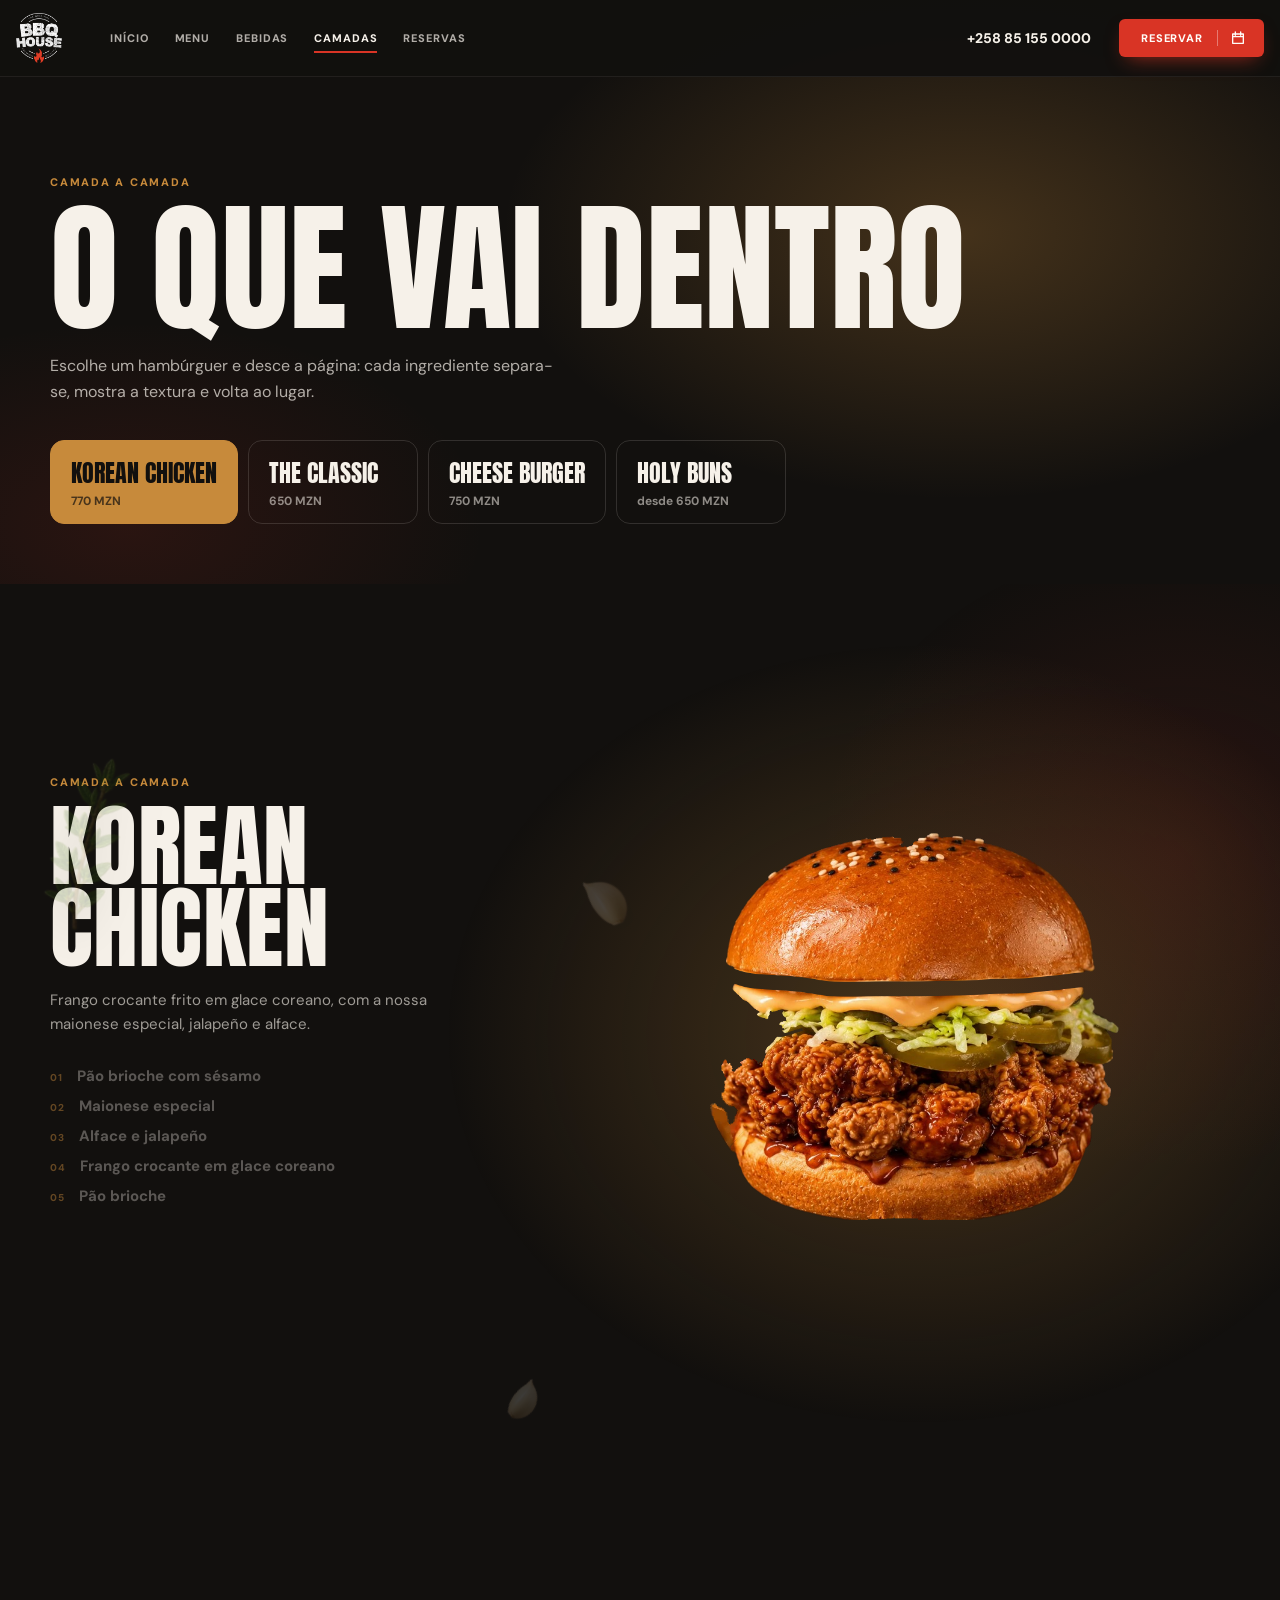
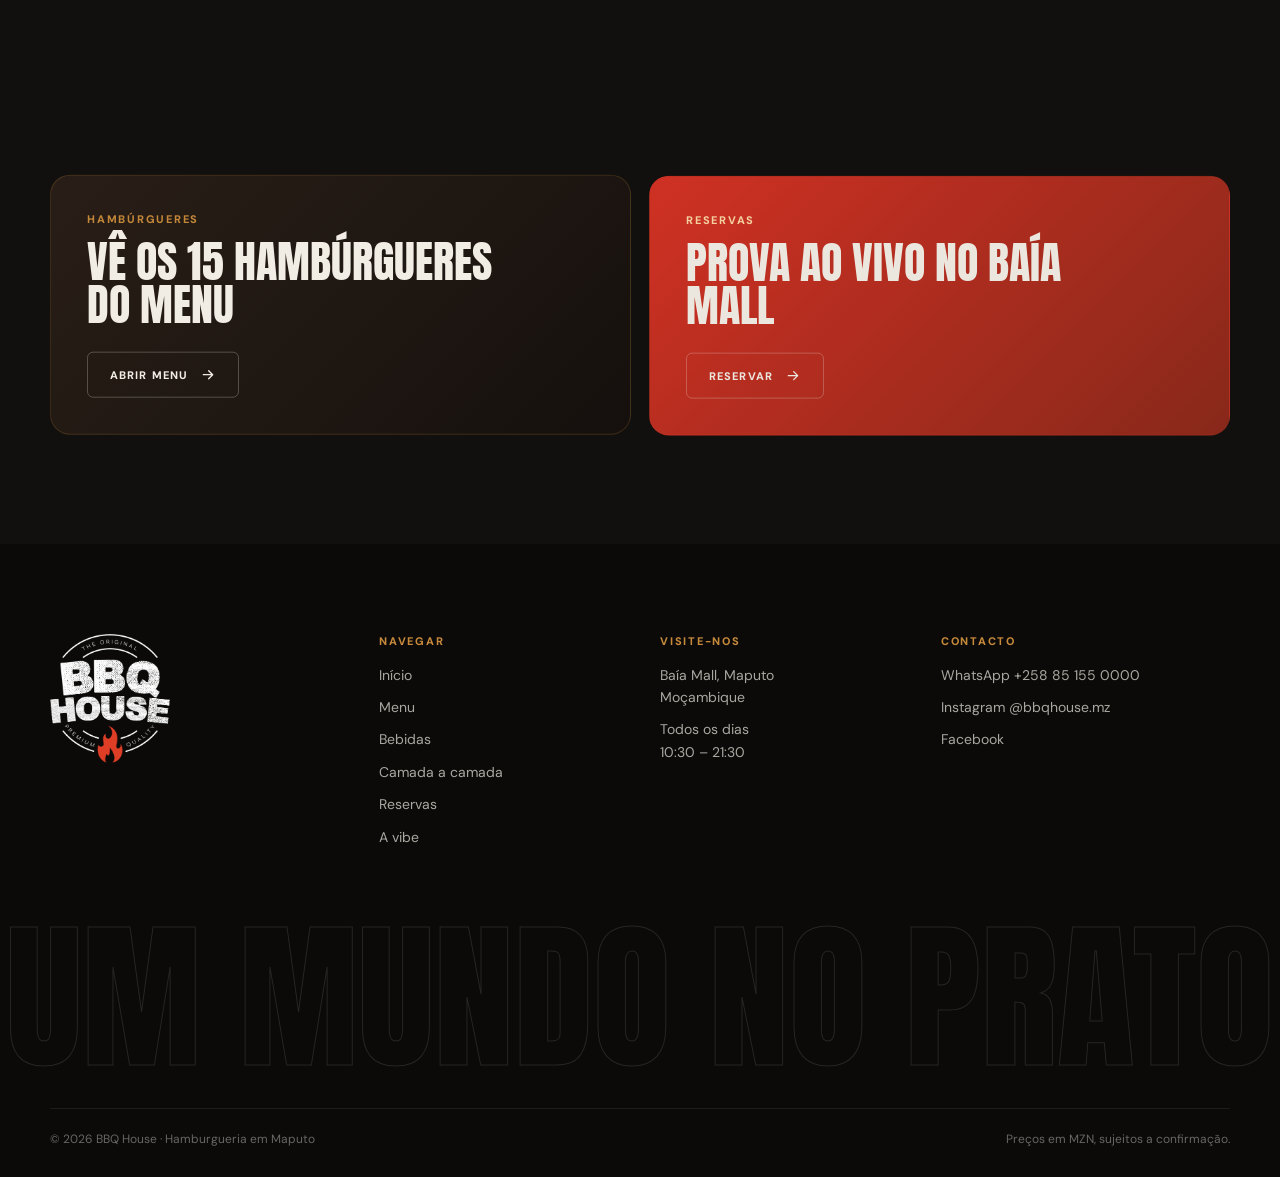
<file: camadas.html>
<!doctype html>
<html lang="pt">
<head>
  <meta charset="utf-8">
  <meta name="viewport" content="width=device-width, initial-scale=1, viewport-fit=cover">
  <meta name="theme-color" content="#12100E">
  <title>Camada a camada — BBQ House Maputo</title>
  <meta name="description" content="Vê cada hambúrguer da BBQ House camada a camada: pão, molhos, vegetais e carne, um a um.">
  <link rel="icon" href="assets/brand/logo-dark.png">
  <link rel="preconnect" href="https://fonts.googleapis.com">
  <link rel="preconnect" href="https://fonts.gstatic.com" crossorigin>
  <link href="https://fonts.googleapis.com/css2?family=Anton&family=DM+Sans:wght@400;500;700;800&display=swap" rel="stylesheet">
  <link rel="stylesheet" href="css/style.css">
</head>
<body class="sub">
  <header class="snav">
    <div class="snav__in">
      <a class="snav__logo" href="index.html" aria-label="BBQ House — início"><img src="assets/brand/logo-white.png" alt="BBQ House"></a>
      <nav class="snav__links" aria-label="Principal"><a href="index.html">Início</a><a href="menu.html">Menu</a><a href="bebidas.html">Bebidas</a><a href="camadas.html" aria-current="page">Camadas</a><a href="reservas.html">Reservas</a></nav>
      <a class="snav__phone" href="https://wa.me/258851550000" target="_blank" rel="noopener">+258 85 155 0000</a>
      <a class="btn-menu" href="reservas.html">Reservar <svg viewBox="0 0 24 24" aria-hidden="true"><path d="M4 6h16v14H4z M4 10h16 M8 3v5 M16 3v5"/></svg></a>
      <button class="nav__burger" id="burger-btn" aria-label="Abrir menu" aria-expanded="false" aria-controls="mnav"><span></span><span></span></button>
    </div>
  </header>

  <main>
    <section class="page-hero chero">
      <div class="page-hero__light" aria-hidden="true"></div>
      <div class="wrap">
        <span class="eyebrow">Camada a camada</span>
        <h1>O que vai dentro</h1>
        <p>Escolhe um hambúrguer e desce a página: cada ingrediente separa-se, mostra a textura e volta ao lugar.</p>
        <div class="ctabs" id="story-tabs" role="tablist" aria-label="Escolher hambúrguer"></div>
      </div>
    </section>

    <section class="story" id="story" aria-label="Hambúrguer camada a camada">
      <div class="story__sticky">
        <div class="story__light" aria-hidden="true"></div>
        <img class="deco d-rosemary" src="assets/img/deco/rosemary.webp" alt="" aria-hidden="true" data-depth="0.6" data-rot="-30">
        <img class="deco d-sesame1" src="assets/img/deco/garlic.webp" alt="" aria-hidden="true" data-depth="1.4" data-rot="120">
        <img class="deco d-sesame2" src="assets/img/deco/garlic.webp" alt="" aria-hidden="true" data-depth="0.9" data-rot="-80">
        <div class="wrap story__grid">
          <div class="story__copy">
            <span class="eyebrow">Camada a camada</span>
            <h2 id="story-title">Korean<br>Chicken</h2>
            <p id="story-desc"></p>
            <ol class="story__list" id="story-list"></ol>
            <div class="story__cta" id="story-cta">
              <a class="btn-order btn-order--red" id="story-order" href="https://wa.me/258851550000" target="_blank" rel="noopener">Encomendar</a>
              <span class="story__price" id="story-price"></span>
            </div>
          </div>
          <div class="story__stage" id="story-stage">
            <div class="story__steam" id="story-steam" aria-hidden="true"><i></i><i></i><i></i></div>
          </div>
        </div>
      </div>
    </section>

    <section class="mcta">
      <div class="wrap mcta__grid">
        <a class="mcta__card" href="menu.html#burgers" data-reveal>
          <span class="eyebrow">Hambúrgueres</span><b>Vê os 15 hambúrgueres do menu</b><span class="btn-ghost">Abrir menu <svg viewBox="0 0 24 24" aria-hidden="true"><path d="M5 12h14M13 6l6 6-6 6"/></svg></span>
        </a>
        <a class="mcta__card mcta__card--red" href="reservas.html" data-reveal>
          <span class="eyebrow">Reservas</span><b>Prova ao vivo no Baía Mall</b><span class="btn-ghost">Reservar <svg viewBox="0 0 24 24" aria-hidden="true"><path d="M5 12h14M13 6l6 6-6 6"/></svg></span>
        </a>
      </div>
    </section>
  </main>
  <footer class="footer" id="contacto">
    <div class="wrap footer__top">
      <img class="footer__logo" src="assets/brand/logo-white.png" alt="BBQ House" loading="lazy">
      <nav class="footer__col" aria-label="Rodapé">
        <span class="eyebrow">Navegar</span>
        <a href="index.html">Início</a><a href="menu.html">Menu</a><a href="bebidas.html">Bebidas</a><a href="camadas.html">Camada a camada</a><a href="reservas.html">Reservas</a><a href="index.html#vibe">A vibe</a>
      </nav>
      <div class="footer__col" id="localizacao">
        <span class="eyebrow">Visite-nos</span>
        <p>Baía Mall, Maputo<br>Moçambique</p>
        <p>Todos os dias<br>10:30 – 21:30</p>
      </div>
      <div class="footer__col">
        <span class="eyebrow">Contacto</span>
        <a href="https://wa.me/258851550000" target="_blank" rel="noopener">WhatsApp +258 85 155 0000</a>
        <a href="https://www.instagram.com/bbqhouse.mz" target="_blank" rel="noopener">Instagram @bbqhouse.mz</a>
        <a href="https://www.facebook.com/share/1EReG5933v/" target="_blank" rel="noopener">Facebook</a>
      </div>
    </div>
    <div class="footer__word" aria-hidden="true">Um mundo no prato</div>
    <div class="wrap footer__bottom">
      <span>© 2026 BBQ House · Hamburgueria em Maputo</span>
      <span>Preços em MZN, sujeitos a confirmação.</span>
    </div>
  </footer>

  <!-- Menu do telemóvel -->
  <div class="mnav" id="mnav" hidden role="dialog" aria-modal="true" aria-label="Menu">
    <div class="mnav__top">
      <img src="assets/brand/logo-white.png" alt="BBQ House" width="54">
      <button class="mnav__close" id="mnav-close" type="button" aria-label="Fechar menu">×</button>
    </div>
    <nav aria-label="Menu">
      <a href="index.html">Início</a><a href="menu.html">Menu</a><a href="bebidas.html">Bebidas</a><a href="camadas.html">Camadas</a><a href="reservas.html">Reservas</a><a href="#contacto">Contacto</a>
    </nav>
    <a class="btn-order btn-order--red btn-lg" href="https://wa.me/258851550000" target="_blank" rel="noopener">WhatsApp +258 85 155 0000</a>
  </div>
  <a class="fab" id="fab" href="reservas.html"><svg viewBox="0 0 24 24" aria-hidden="true"><path d="M4 6h16v14H4z M4 10h16 M8 3v5 M16 3v5"/></svg>Reservar mesa</a>
  <!-- Barra inferior (telemóvel) -->
  <nav class="tabbar" aria-label="Atalhos">
    <a href="menu.html"><svg viewBox="0 0 24 24" aria-hidden="true"><path d="M4 6h16M4 12h16M4 18h10"/></svg>Menu</a>
    <a href="bebidas.html"><svg viewBox="0 0 24 24" aria-hidden="true"><path d="M7 3h10l-1 7a4 4 0 0 1-8 0z M12 14v6 M8 21h8"/></svg>Bebidas</a>
    <a class="tabbar__main" href="reservas.html"><svg viewBox="0 0 24 24" aria-hidden="true"><path d="M4 6h16v14H4z M4 10h16 M8 3v5 M16 3v5"/></svg>Reservar</a>
    <a href="https://wa.me/258851550000" target="_blank" rel="noopener"><svg viewBox="0 0 24 24" aria-hidden="true"><path d="M4 20l1.3-3.9A8 8 0 1 1 8 19z M9 9.5c.5 2.5 2.5 4.5 5 5l1.2-1.2 2 1-.5 1.6c-4 .3-8.4-4.1-8.1-8.1l1.6-.5 1 2z"/></svg>WhatsApp</a>
  </nav>
  <script src="assets/vendor/gsap.min.js"></script>
  <script src="assets/vendor/ScrollTrigger.min.js"></script>
  <script src="js/layers.js"></script>
  <script src="js/camadas.js"></script>
  <script src="js/extras.js"></script>
</body>
</html>
</file>
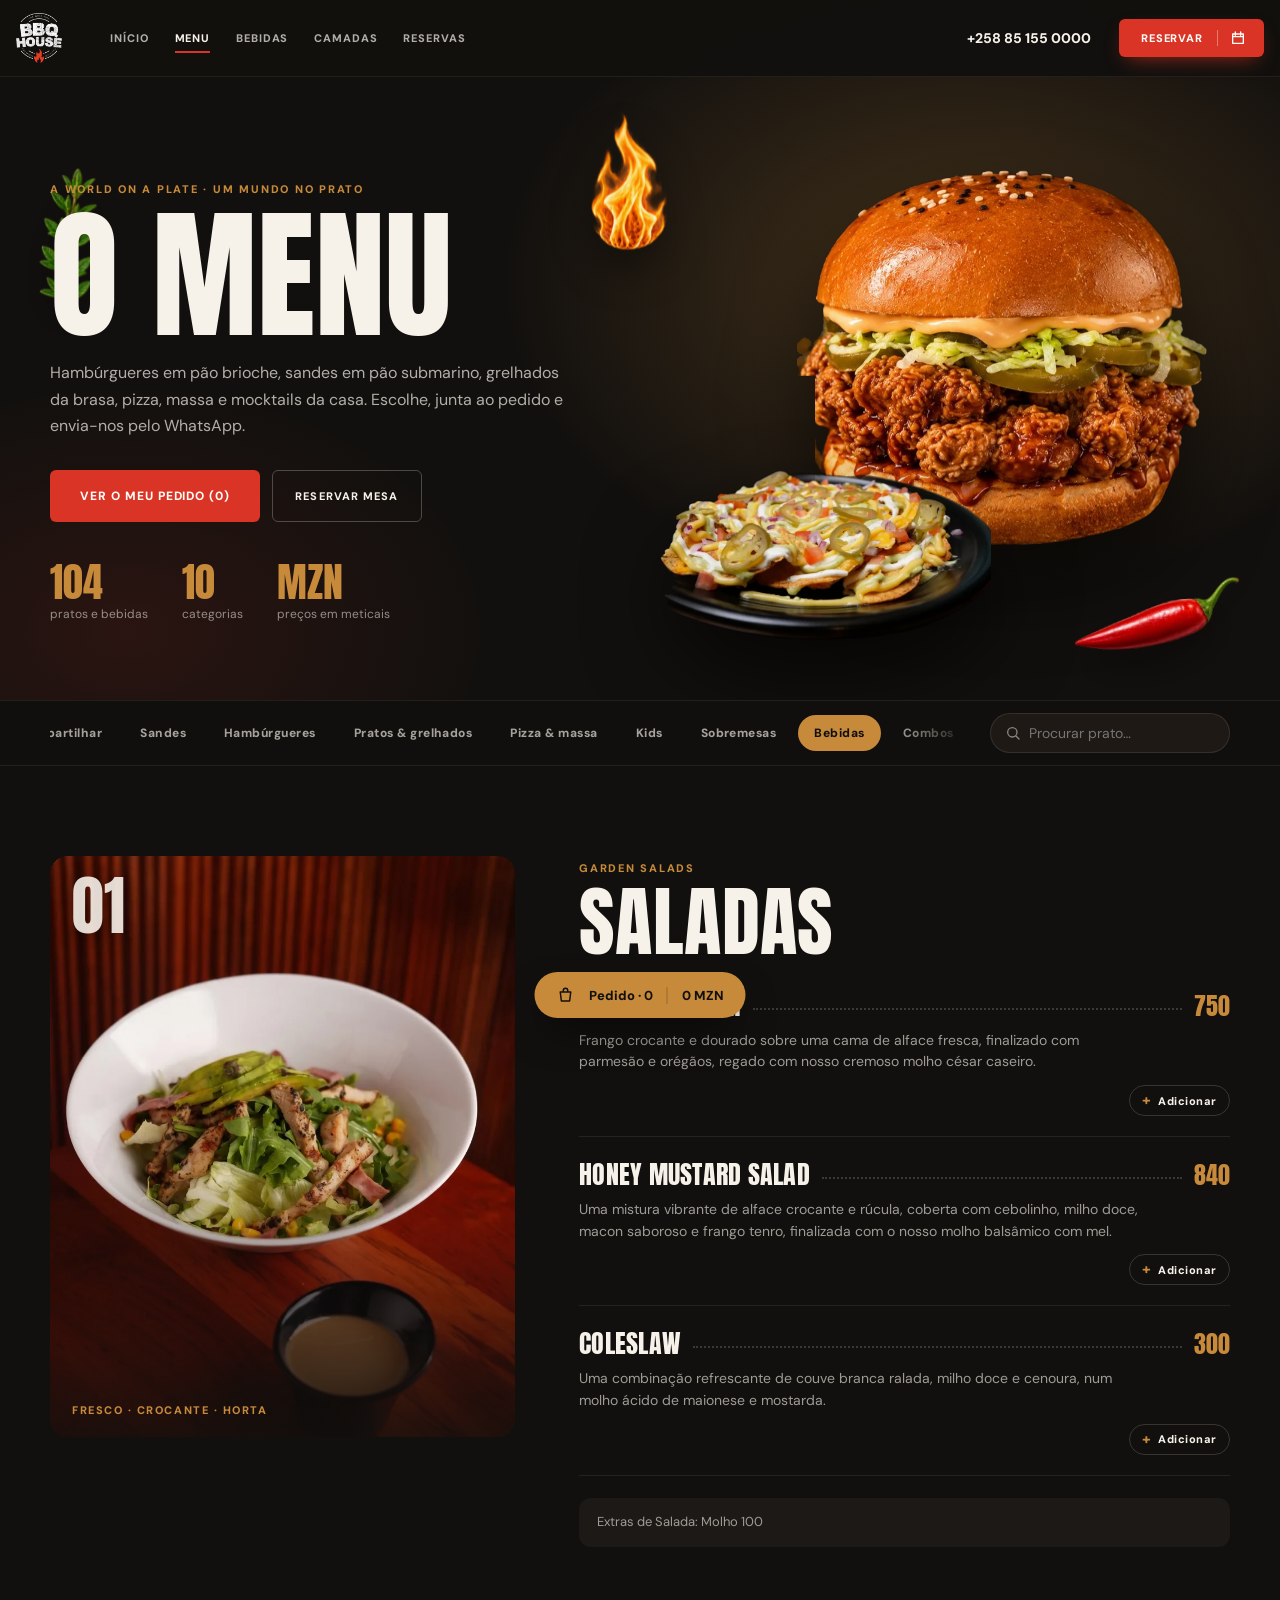
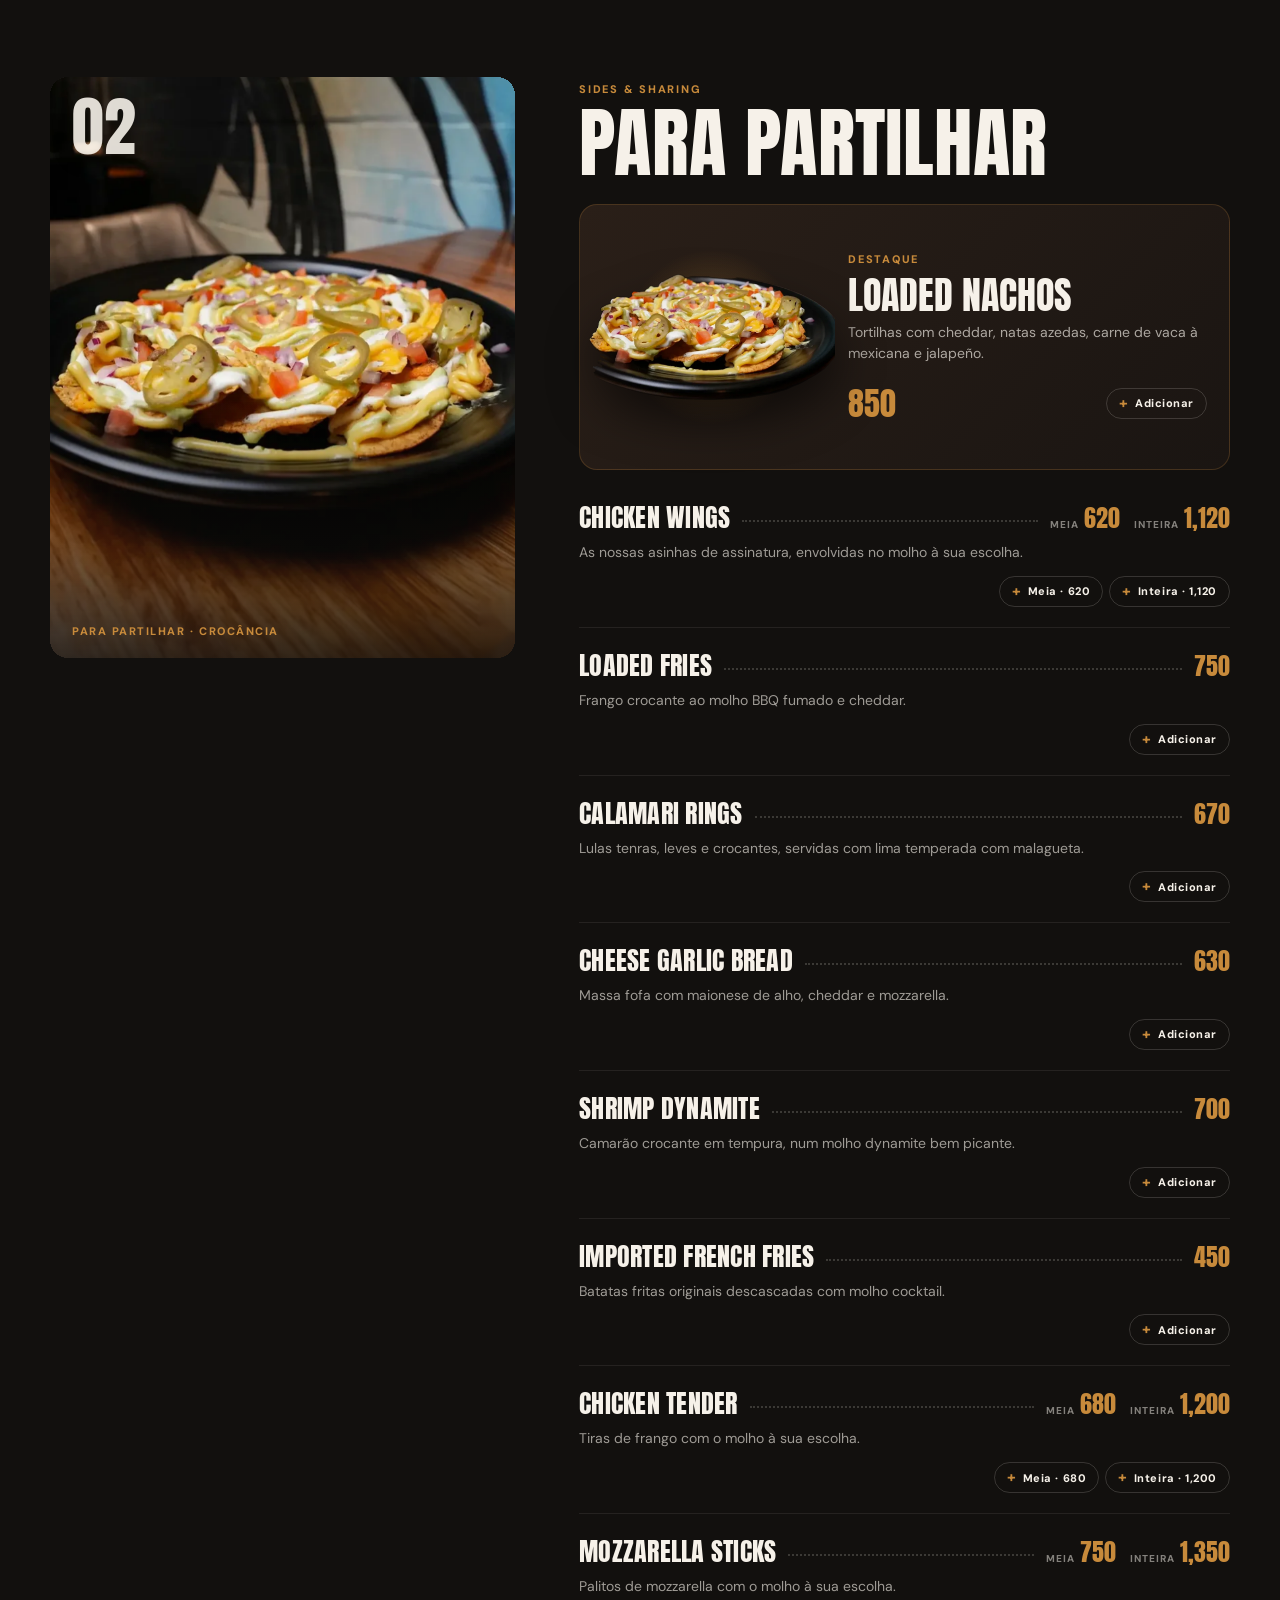
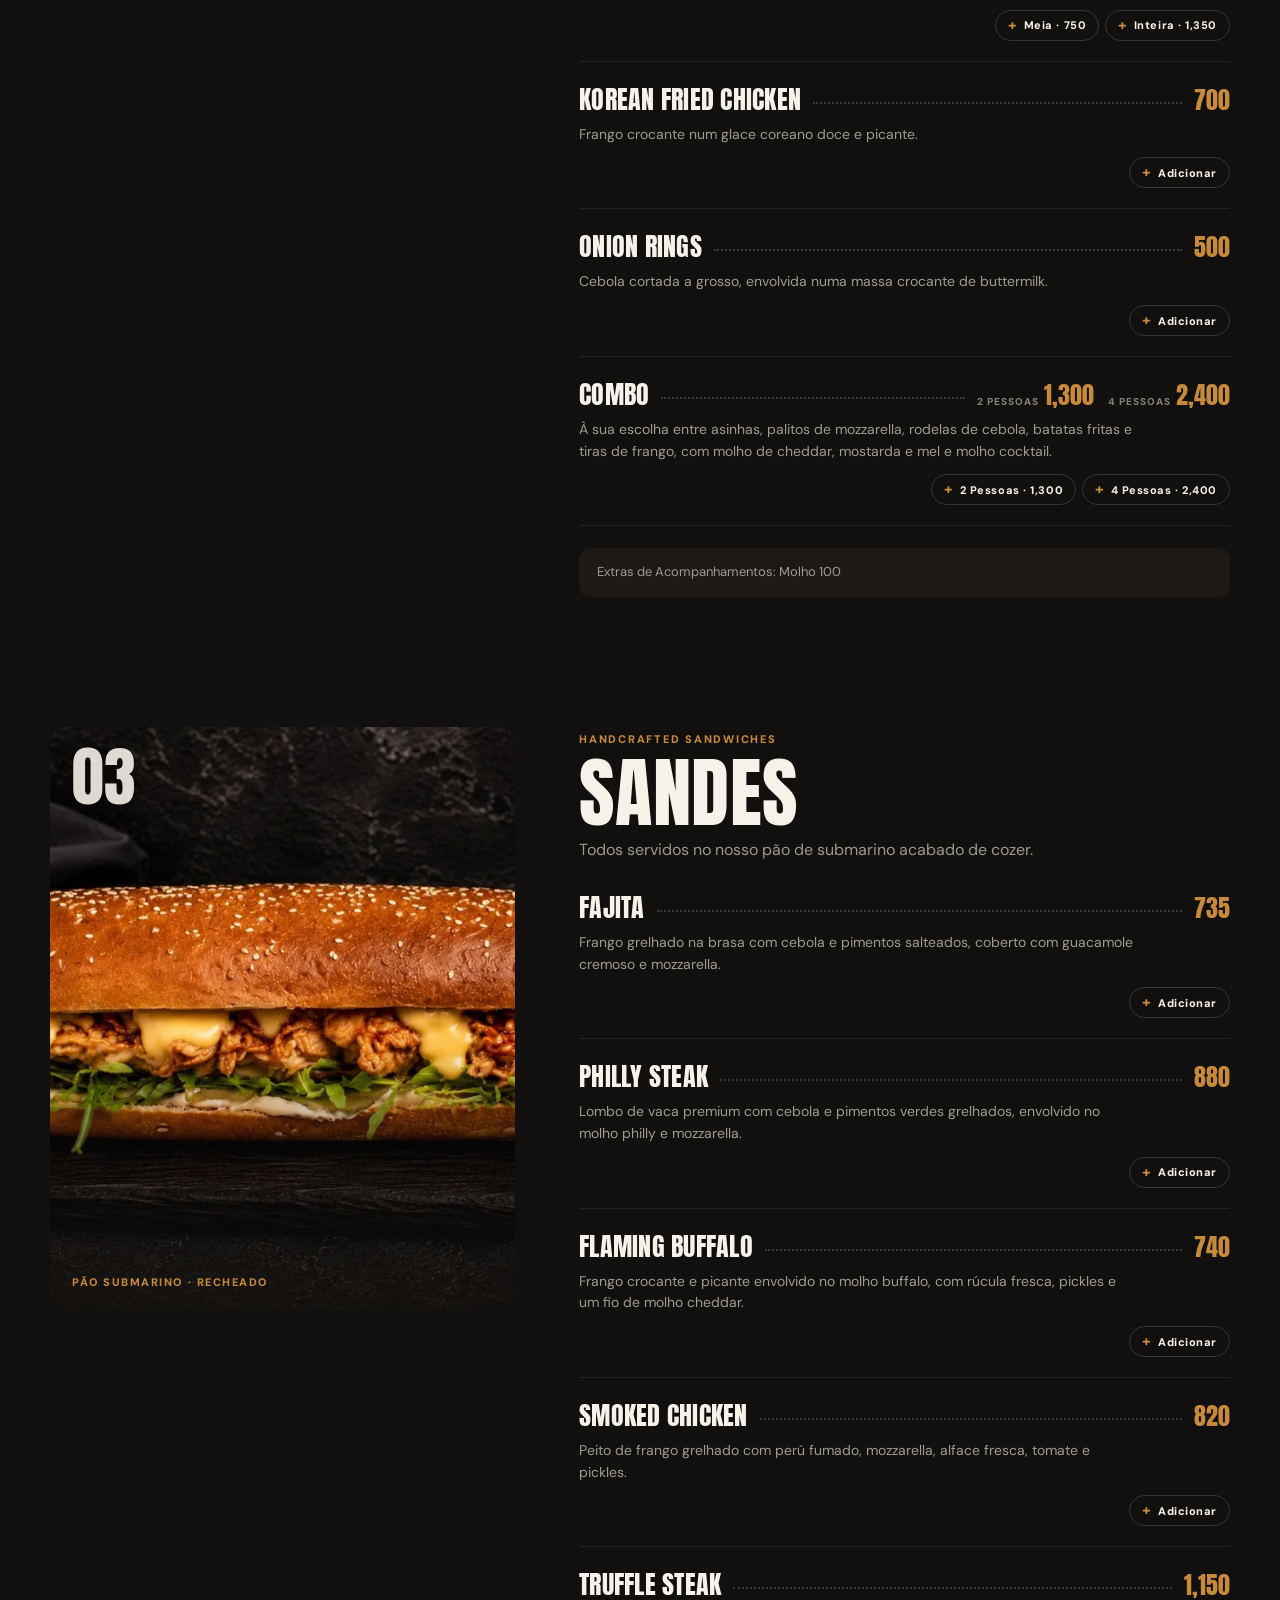
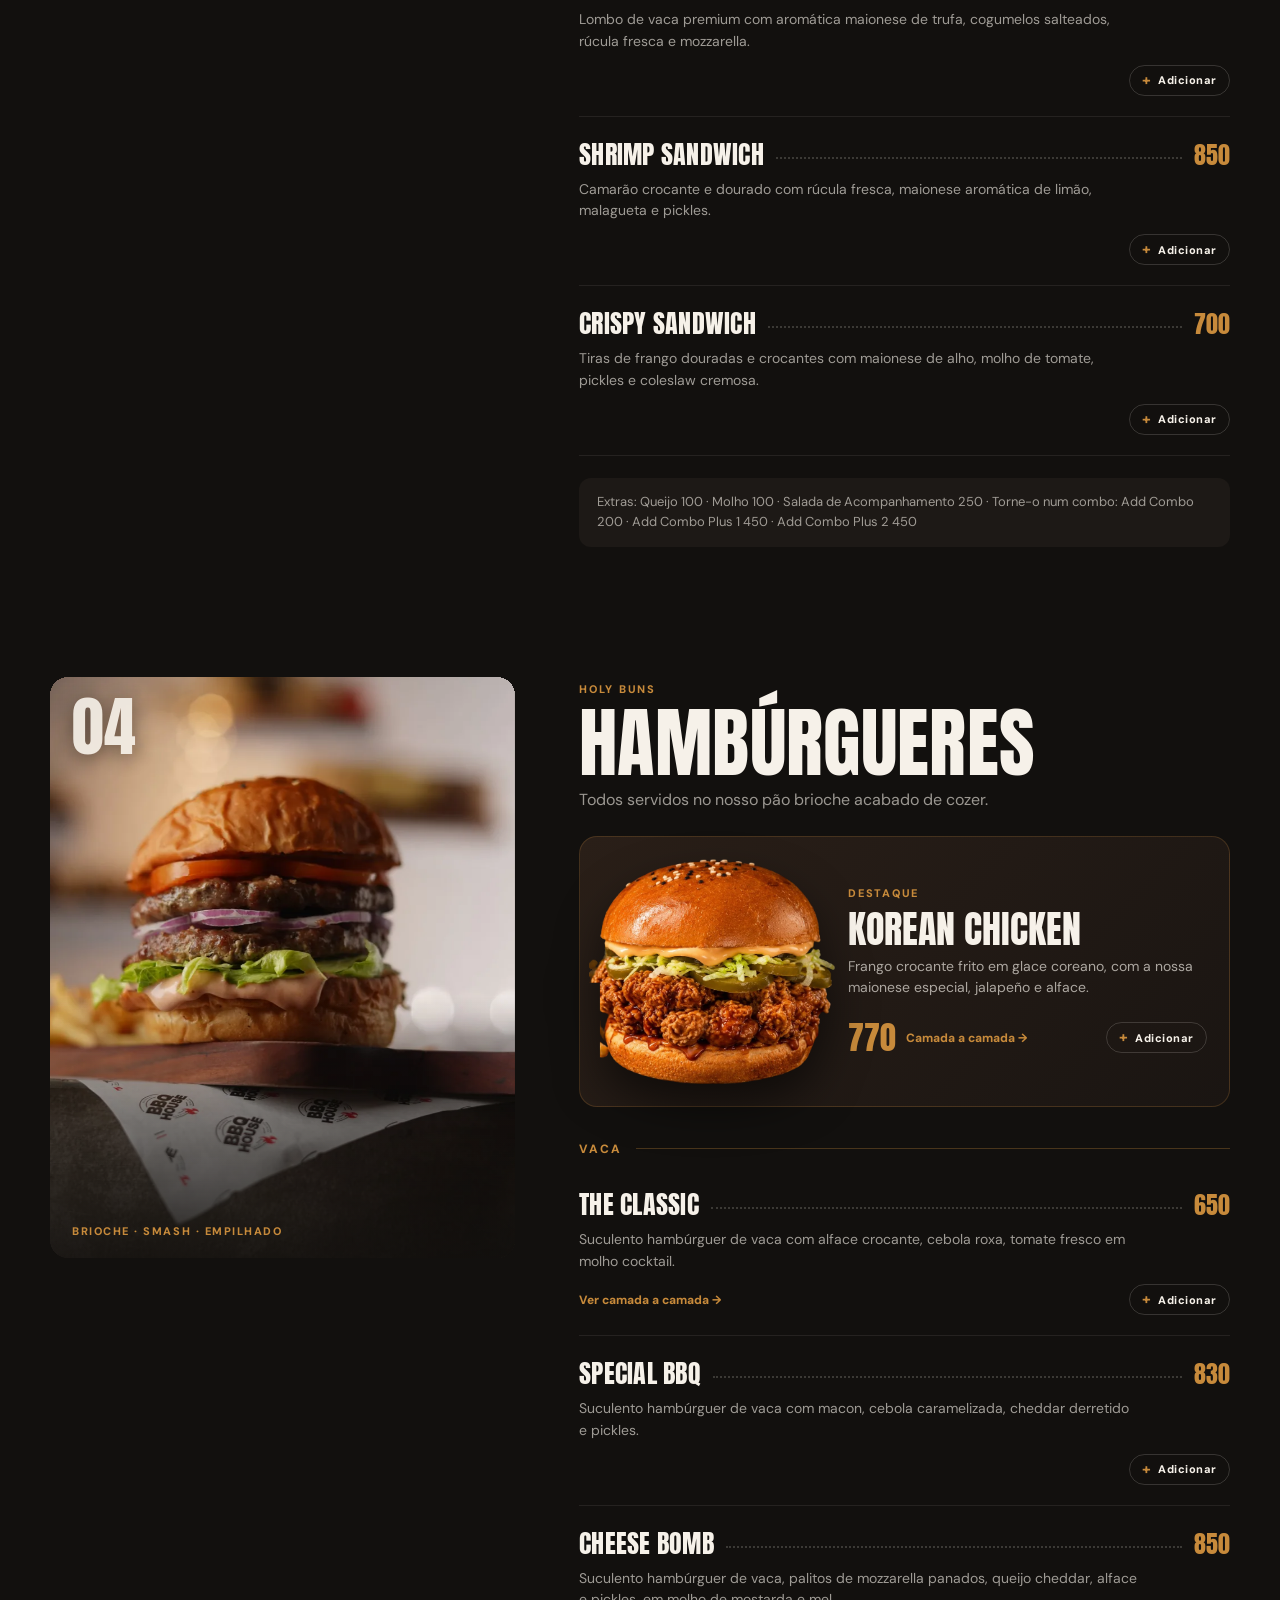
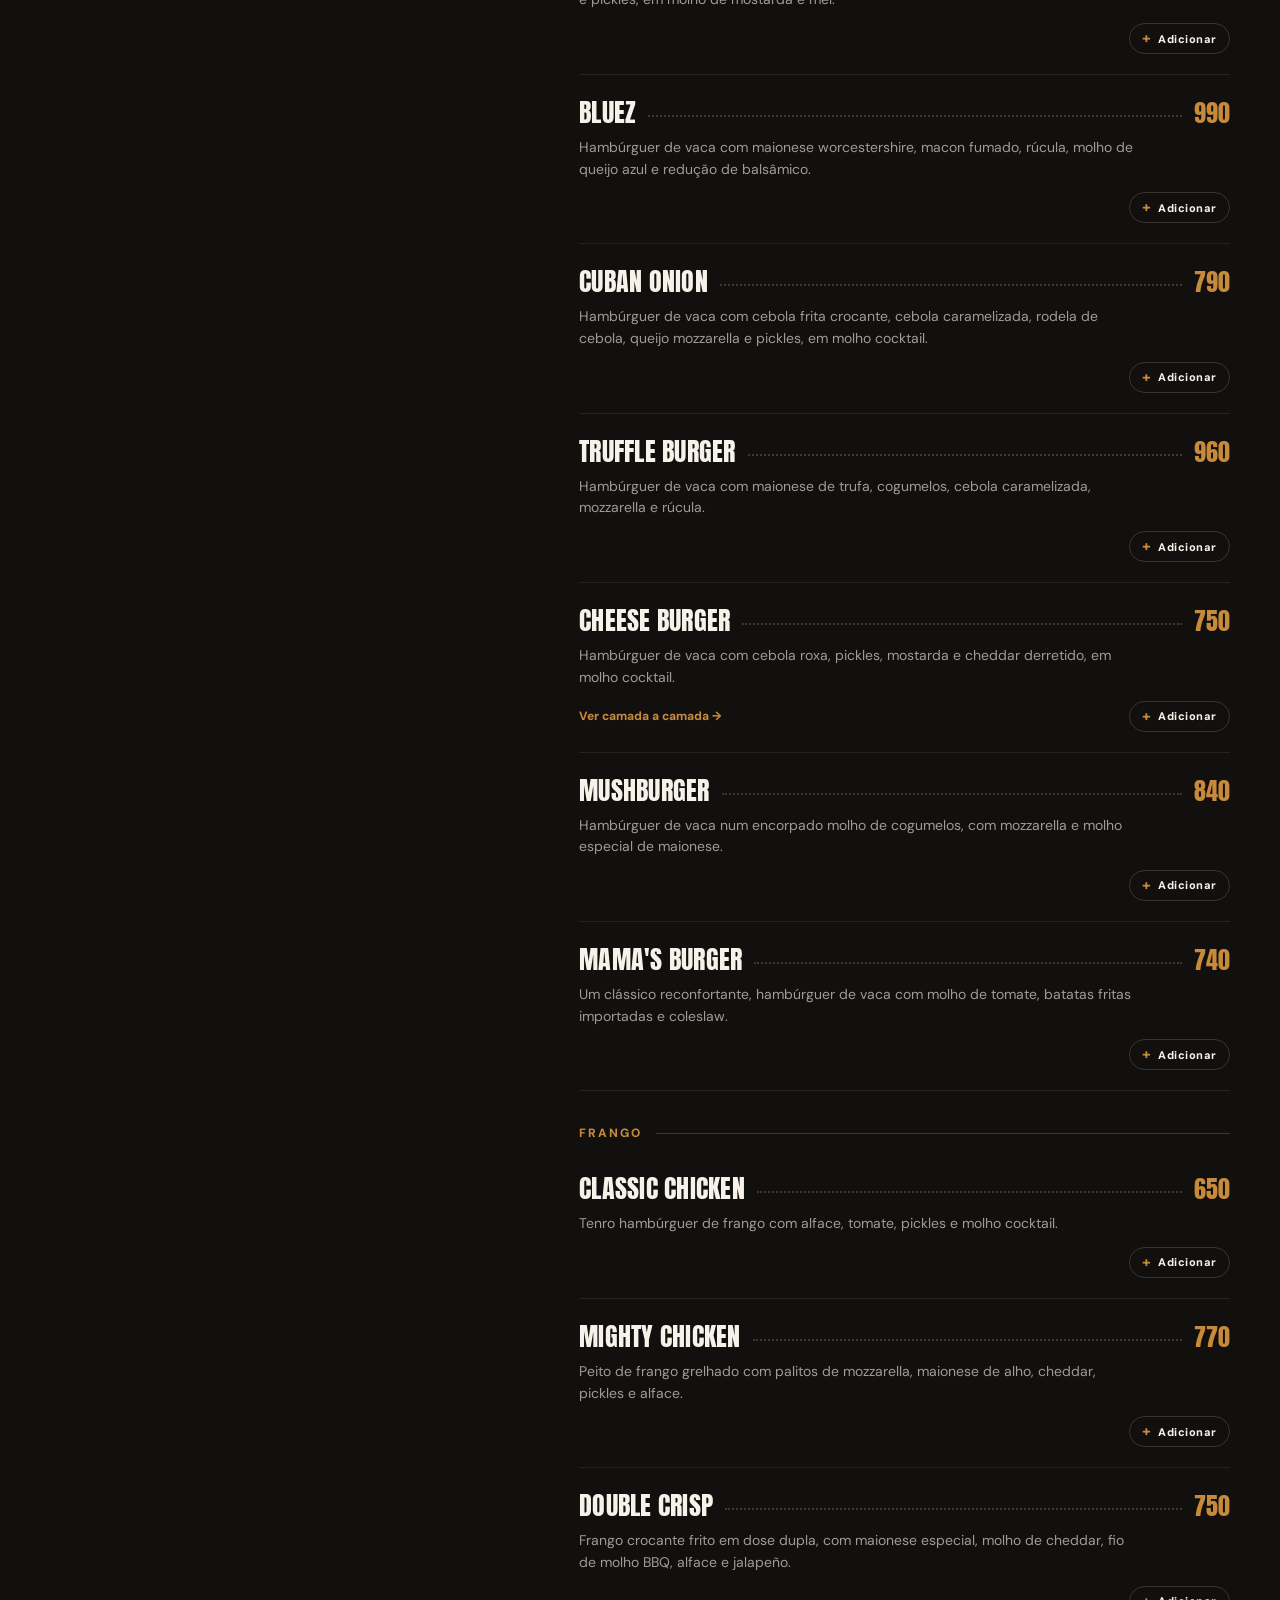
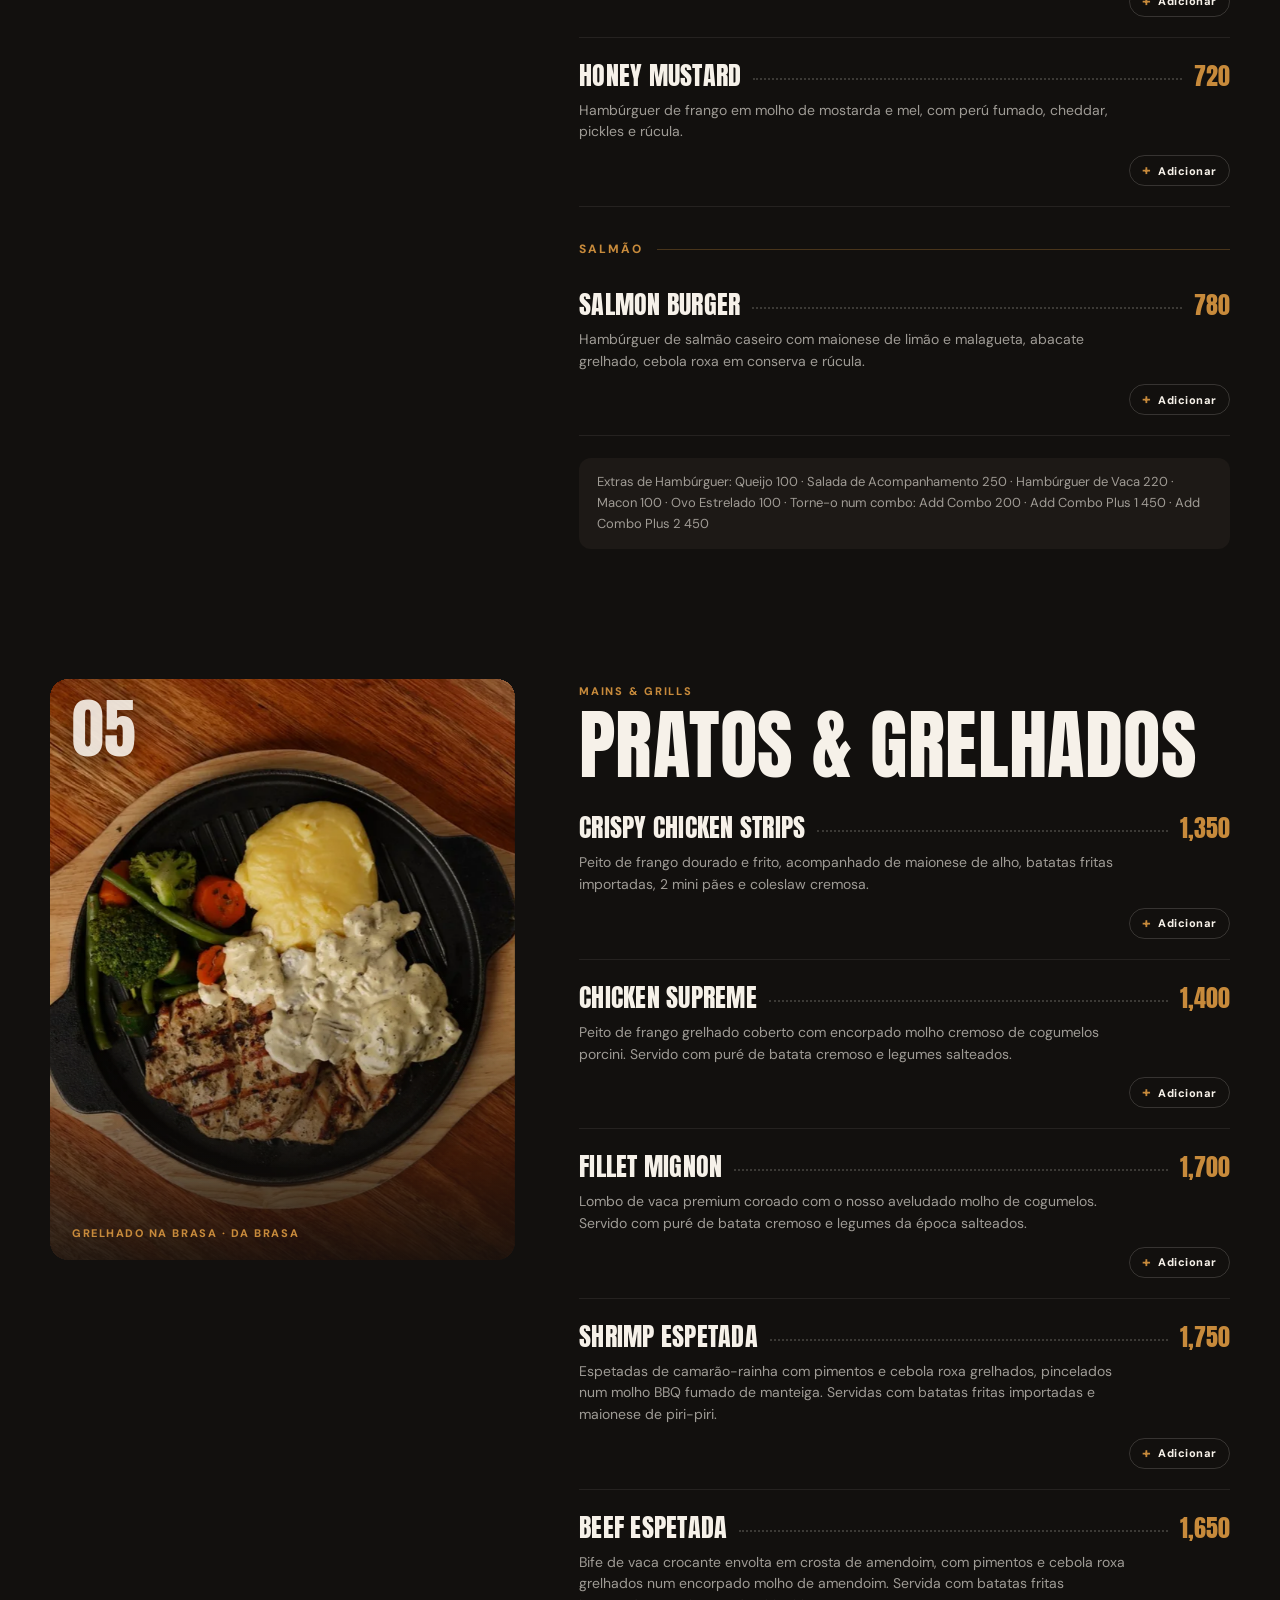
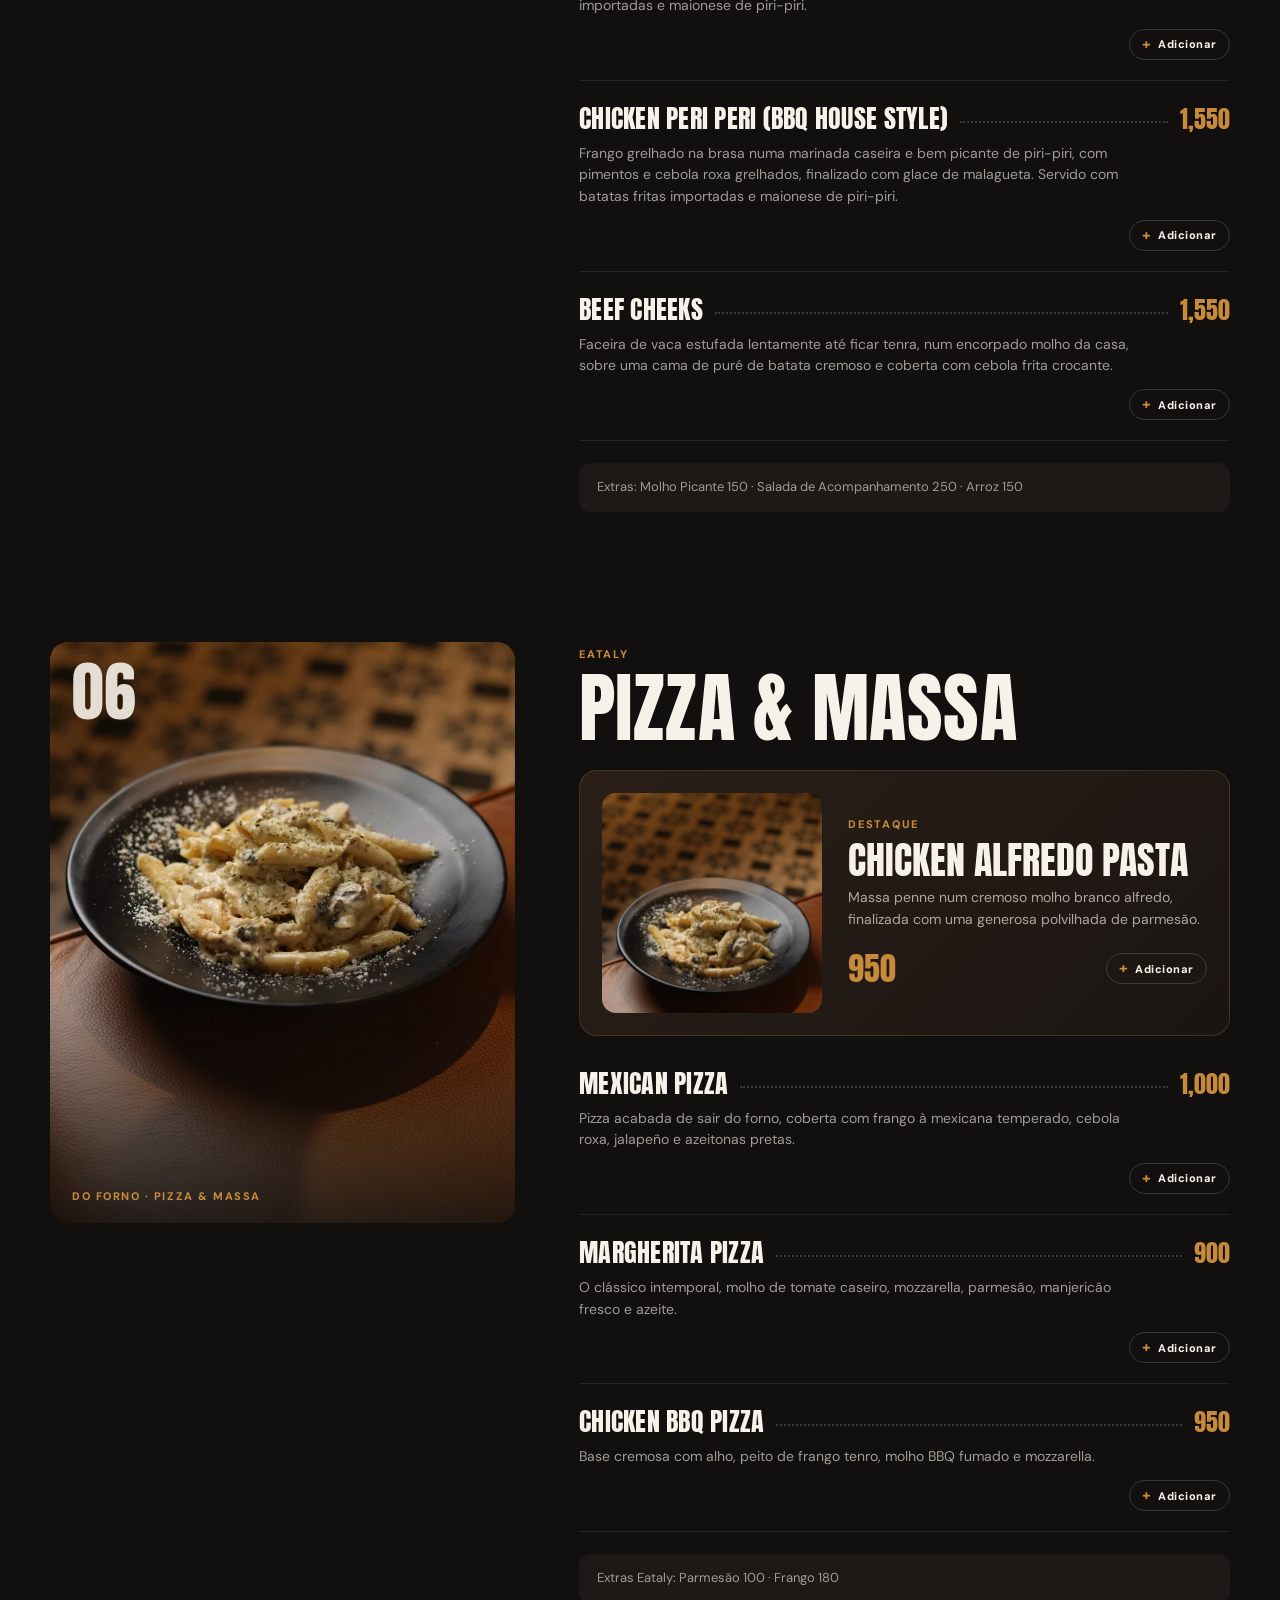
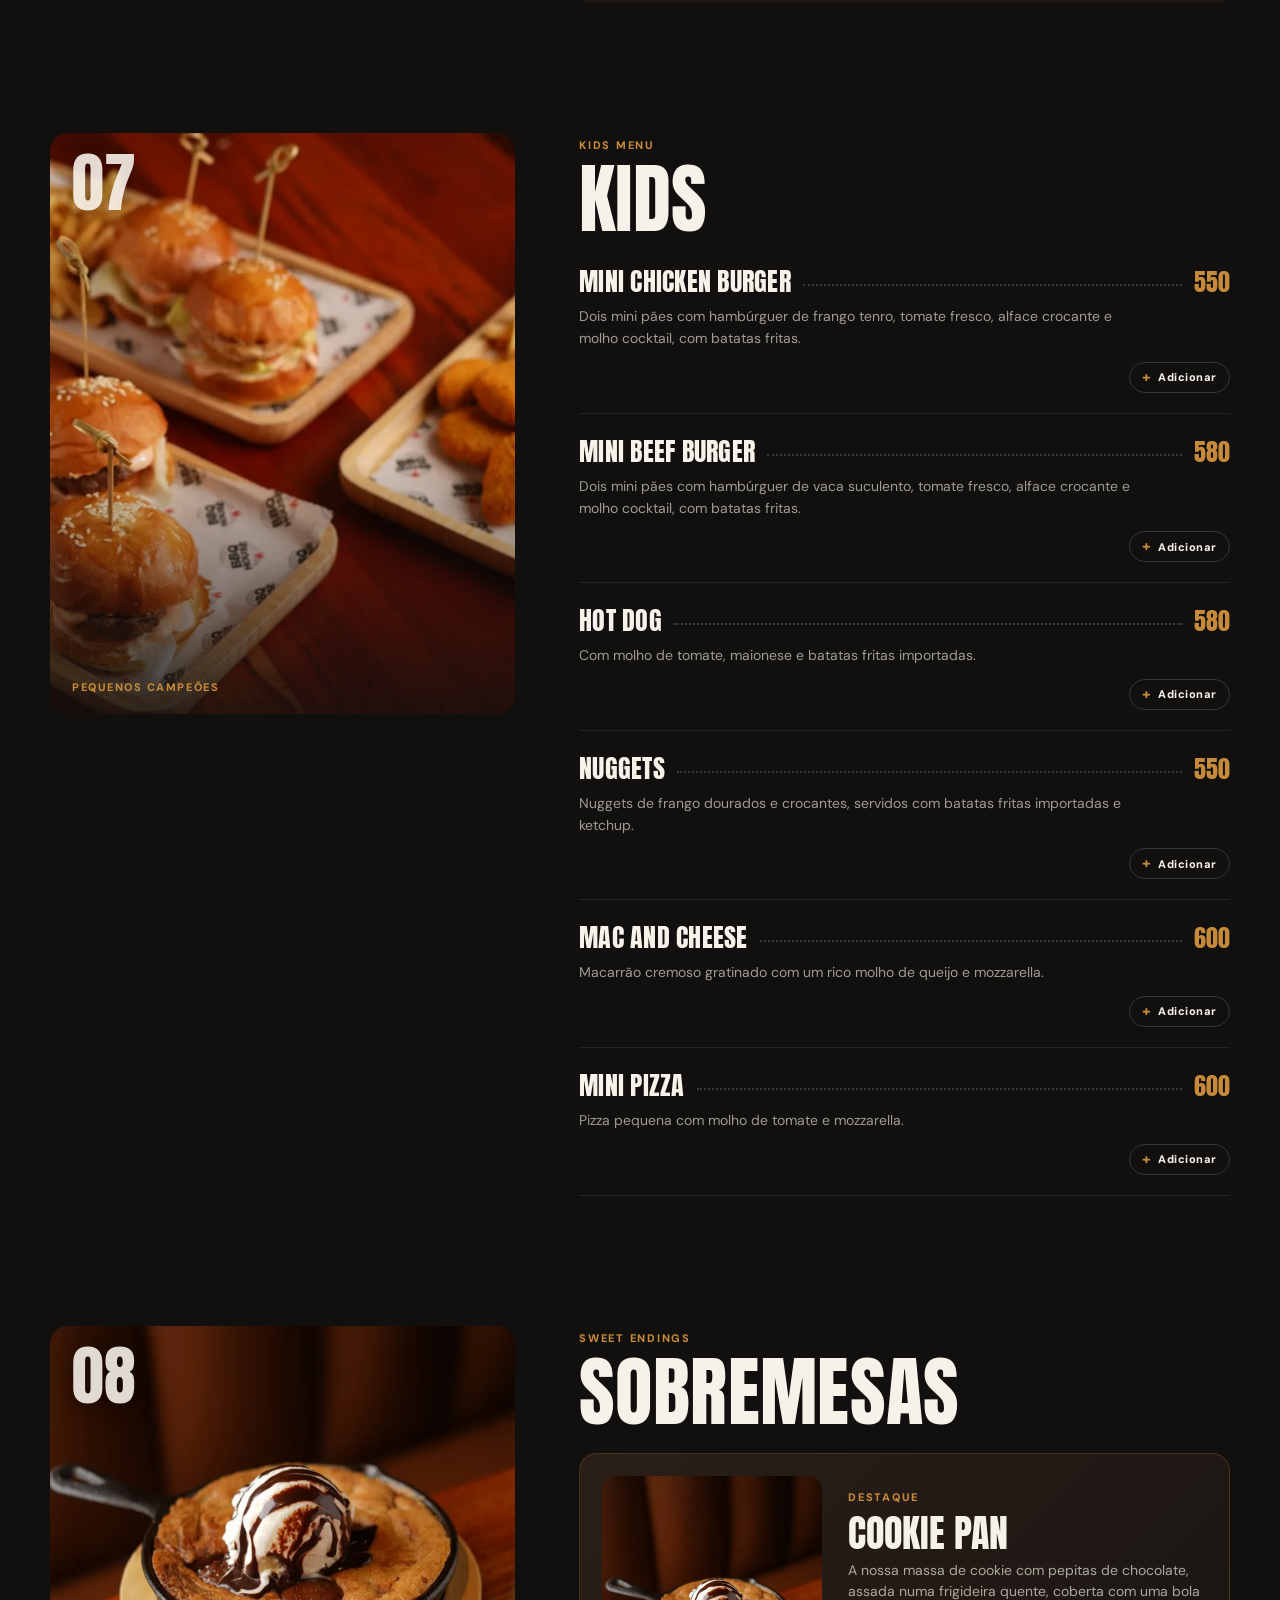
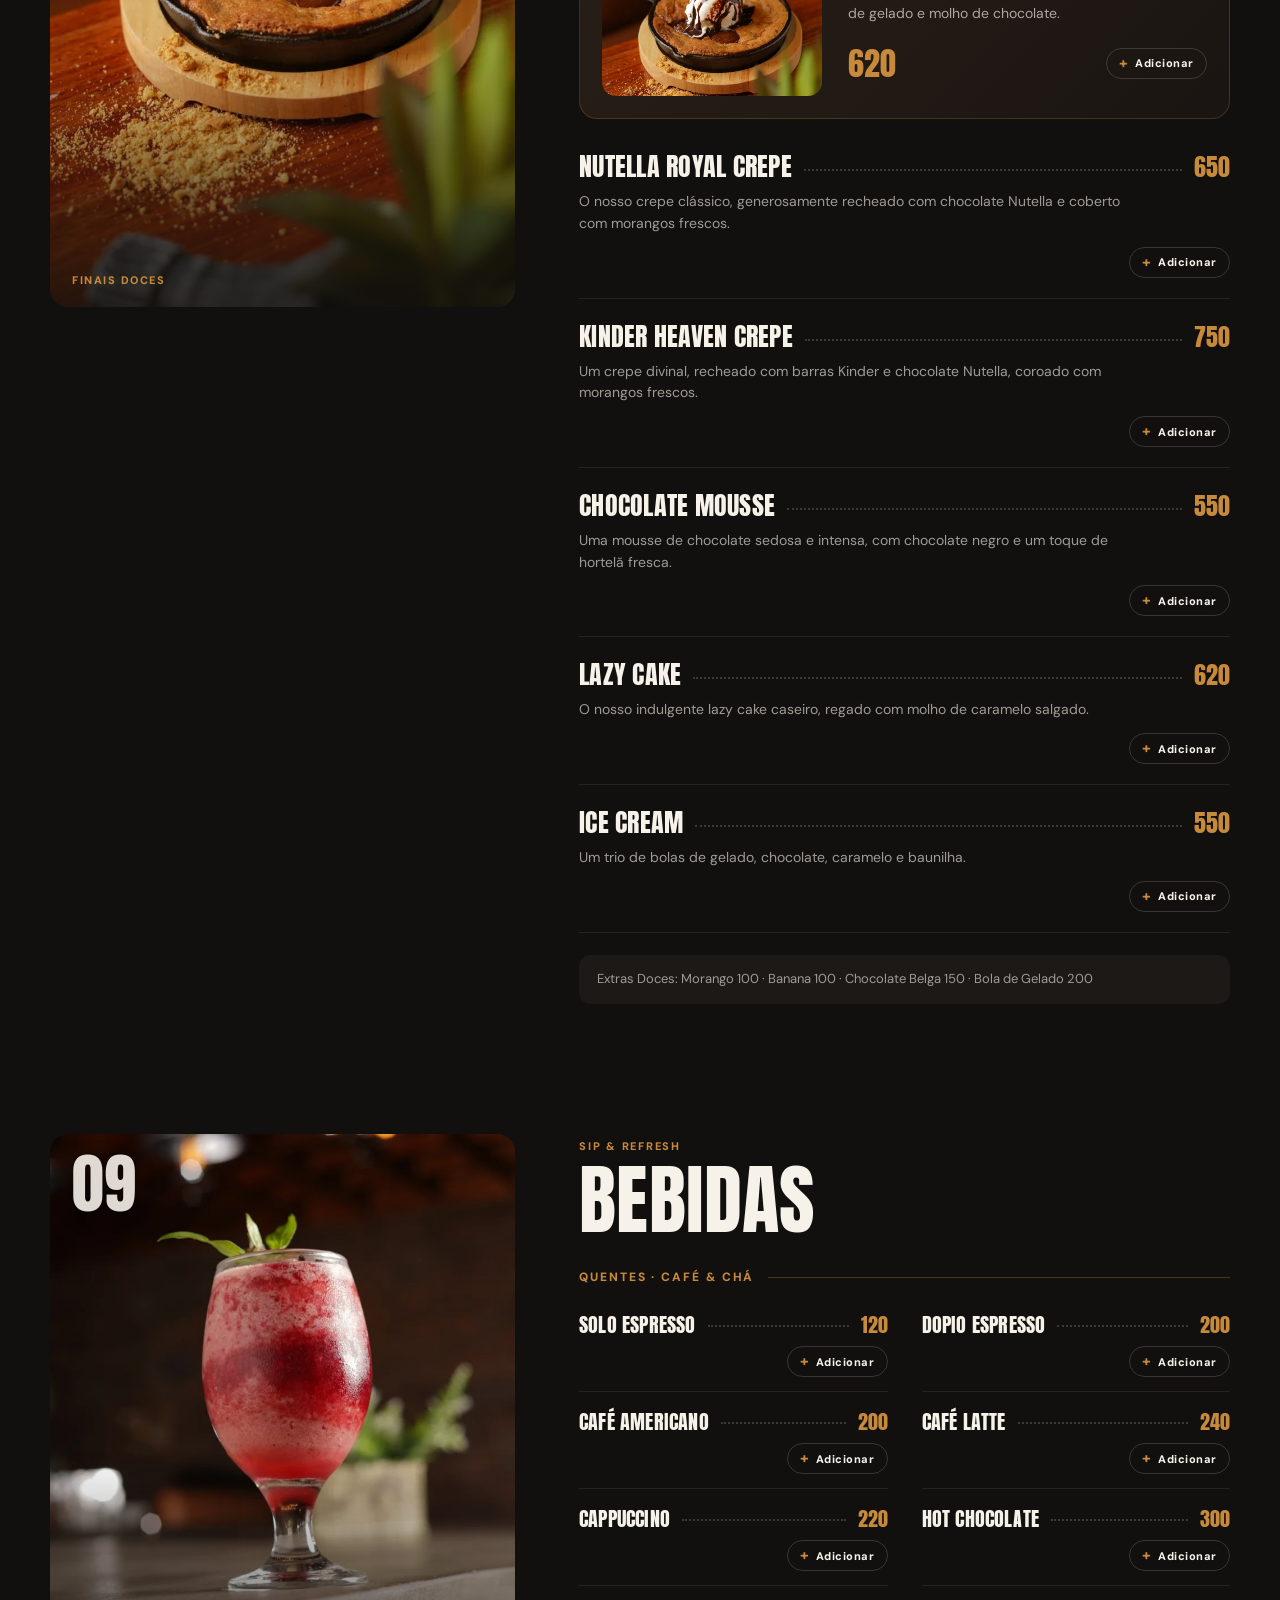
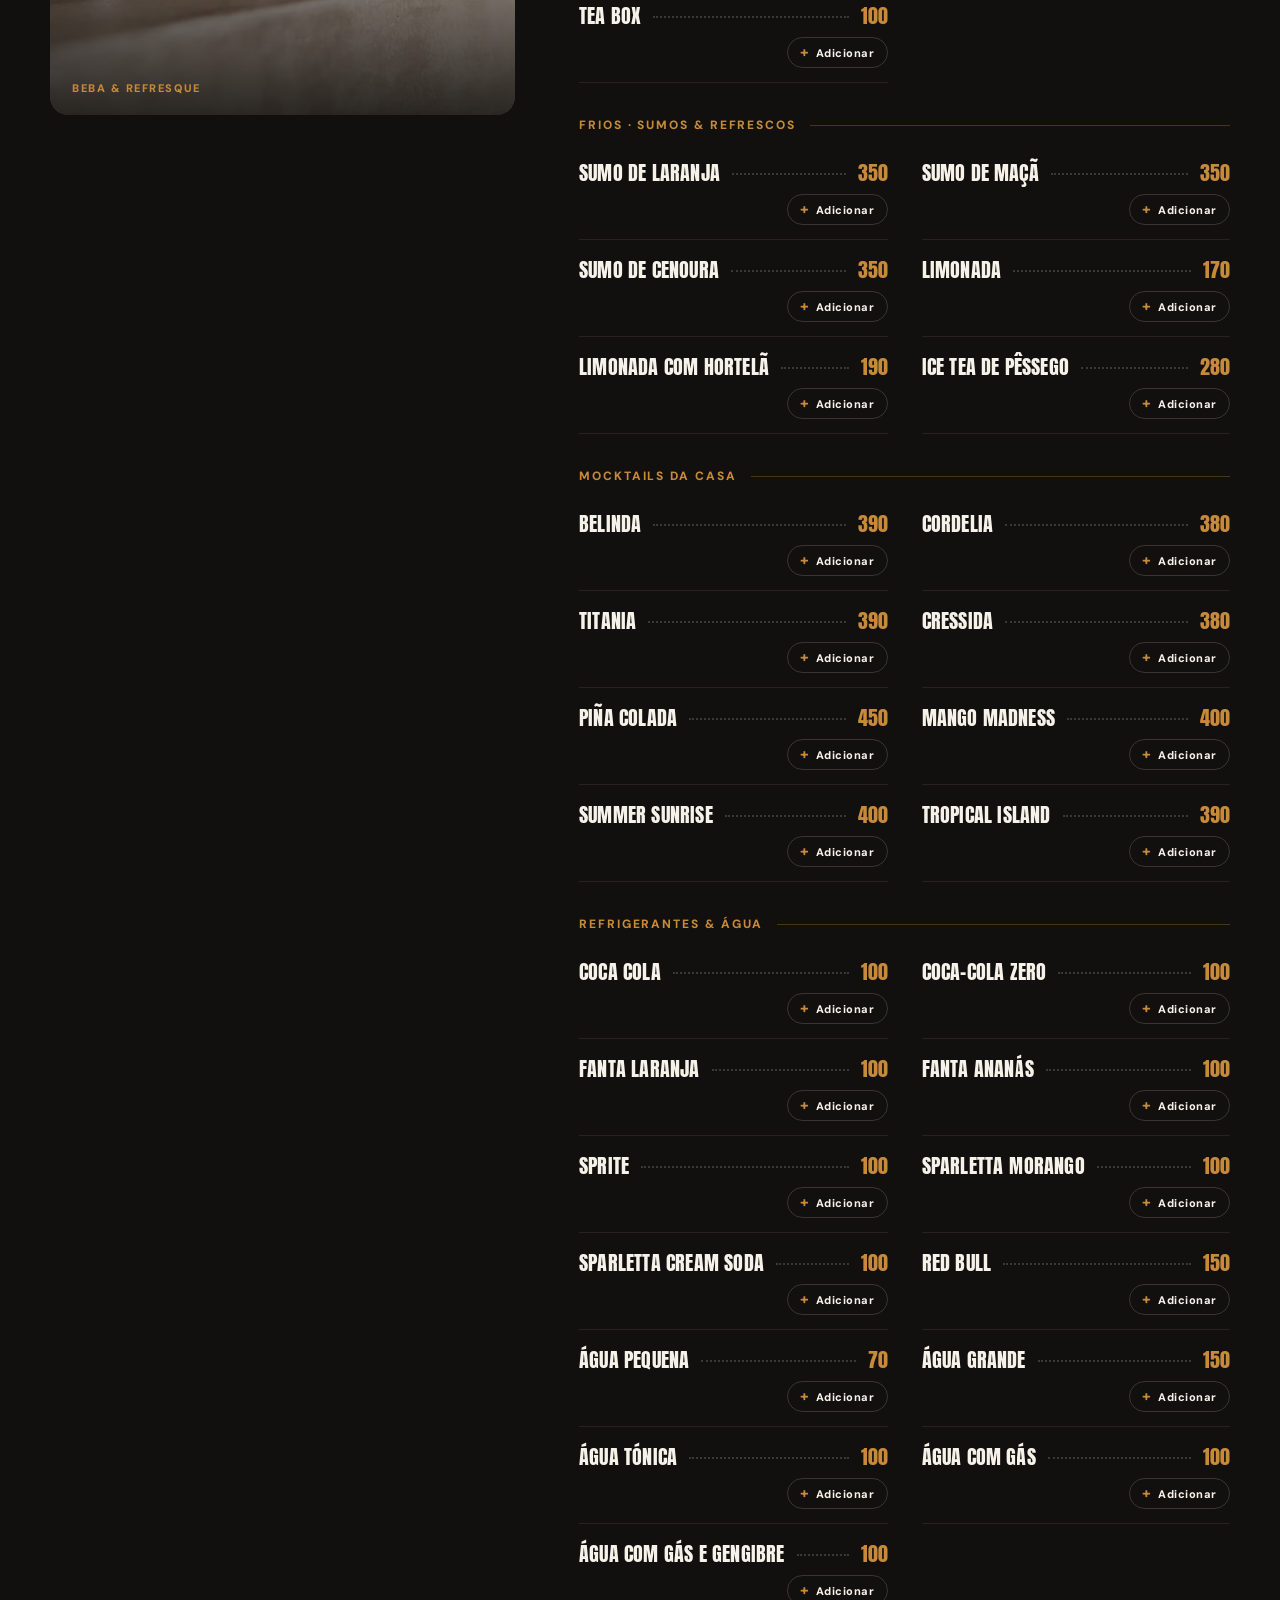
<file: menu.html>
<!doctype html>
<html lang="pt">
<head>
  <meta charset="utf-8">
  <meta name="viewport" content="width=device-width, initial-scale=1, viewport-fit=cover">
  <meta name="theme-color" content="#12100E">
  <title>Menu — BBQ House Maputo</title>
  <meta name="description" content="O menu completo da BBQ House: hambúrgueres, sandes, pratos, pizza, massa, sobremesas e bebidas. Preços em MZN. Faça o seu pedido pelo WhatsApp.">
  <link rel="icon" href="assets/brand/logo-dark.png">
  <link rel="preconnect" href="https://fonts.googleapis.com">
  <link rel="preconnect" href="https://fonts.gstatic.com" crossorigin>
  <link href="https://fonts.googleapis.com/css2?family=Anton&family=DM+Sans:wght@400;500;700;800&display=swap" rel="stylesheet">
  <link rel="stylesheet" href="css/style.css">
</head>
<body class="sub">
  <header class="snav">
    <div class="snav__in">
      <a class="snav__logo" href="index.html" aria-label="BBQ House — início"><img src="assets/brand/logo-white.png" alt="BBQ House"></a>
      <nav class="snav__links" aria-label="Principal"><a href="index.html">Início</a><a href="menu.html" aria-current="page">Menu</a><a href="bebidas.html">Bebidas</a><a href="camadas.html">Camadas</a><a href="reservas.html">Reservas</a></nav>
      <a class="snav__phone" href="https://wa.me/258851550000" target="_blank" rel="noopener">+258 85 155 0000</a>
      <a class="btn-menu" href="reservas.html">Reservar <svg viewBox="0 0 24 24" aria-hidden="true"><path d="M4 6h16v14H4z M4 10h16 M8 3v5 M16 3v5"/></svg></a>
      <button class="nav__burger" id="burger-btn" aria-label="Abrir menu" aria-expanded="false" aria-controls="mnav"><span></span><span></span></button>
    </div>
  </header>

  <main>
    <section class="page-hero mhero">
      <div class="page-hero__light" aria-hidden="true"></div>
      <img class="deco d-mh-flame" src="assets/img/deco/flame.webp" alt="" aria-hidden="true" data-depth="0.6">
      <img class="deco d-mh-chili" src="assets/img/deco/chili.webp" alt="" aria-hidden="true" data-depth="1.2" data-rot="-30">
      <img class="deco d-mh-herb" src="assets/img/deco/rosemary.webp" alt="" aria-hidden="true" data-depth="0.9" data-rot="20">
      <div class="wrap mhero__grid">
        <div class="mhero__copy">
          <span class="eyebrow">A world on a plate · Um mundo no prato</span>
          <h1>O Menu</h1>
          <p>Hambúrgueres em pão brioche, sandes em pão submarino, grelhados da brasa, pizza, massa e mocktails da casa. Escolhe, junta ao pedido e envia-nos pelo WhatsApp.</p>
          <div class="mhero__cta">
            <button class="btn-order btn-order--red btn-lg" type="button" id="open-basket">Ver o meu pedido (<span id="basket-count-2">0</span>)</button>
            <a class="btn-ghost" href="reservas.html">Reservar mesa</a>
          </div>
          <ul class="mhero__facts"><li><b>104</b><span>pratos e bebidas</span></li><li><b>10</b><span>categorias</span></li><li><b>MZN</b><span>preços em meticais</span></li></ul>
        </div>
        <div class="mhero__stage" aria-hidden="true">
          <img class="mhero__dish mhero__dish--a" src="assets/img/dishes/korean-chicken.webp" alt="">
          <img class="mhero__dish mhero__dish--b" src="assets/img/dishes/loaded-nachos.webp" alt="">
        </div>
      </div>
    </section>

    <div class="mbar" id="mbar">
      <div class="wrap mbar__in">
        <nav class="mchips" id="mchips" aria-label="Categorias do menu"></nav>
        <label class="msearch"><svg viewBox="0 0 24 24" aria-hidden="true"><path d="M11 18a7 7 0 1 1 0-14 7 7 0 0 1 0 14z M16 16l5 5"/></svg><span class="sr">Procurar no menu</span><input id="msearch" type="search" placeholder="Procurar prato…" autocomplete="off"></label>
      </div>
    </div>

    <div class="menu-page" id="menu-root"></div>

    <section class="mcta">
      <div class="wrap mcta__grid">
        <a class="mcta__card" href="camadas.html" data-reveal>
          <span class="eyebrow">Camada a camada</span><b>Vê o que vai dentro de cada hambúrguer</b><span class="btn-ghost">Abrir <svg viewBox="0 0 24 24" aria-hidden="true"><path d="M5 12h14M13 6l6 6-6 6"/></svg></span>
        </a>
        <a class="mcta__card mcta__card--red" href="reservas.html" data-reveal>
          <span class="eyebrow">Reservas</span><b>Guarda a tua mesa no Baía Mall</b><span class="btn-ghost">Reservar <svg viewBox="0 0 24 24" aria-hidden="true"><path d="M5 12h14M13 6l6 6-6 6"/></svg></span>
        </a>
      </div>
    </section>
  </main>

  <!-- Pedido -->
  <button class="basket-fab" id="basket-fab" type="button"><svg viewBox="0 0 24 24" aria-hidden="true"><path d="M5 8h14l-1.5 12h-11z M9 8V6a3 3 0 0 1 6 0v2"/></svg><span>Pedido · <b id="basket-count">0</b></span><span id="basket-fab-total">0 MZN</span></button>
  <div class="basket" id="basket" hidden role="dialog" aria-modal="true" aria-labelledby="basket-title">
    <div class="basket__shade"></div>
    <div class="basket__panel">
      <div class="basket__top"><h2 id="basket-title">O teu pedido</h2><button class="mnav__close" id="basket-close" type="button" aria-label="Fechar pedido">×</button></div>
      <ul class="basket__list" id="basket-list"></ul>
      <div class="basket__sum"><span>Total estimado</span><b id="basket-total">0 MZN</b></div>
      <form class="basket__form" id="basket-form" novalidate>
        <div class="seg" id="basket-mode" role="group" aria-label="Tipo de pedido"><button type="button" data-v="Entrega" aria-pressed="true">Entrega</button><button type="button" data-v="Take-away" aria-pressed="false">Take-away</button></div>
        <label class="field"><span>Nome</span><input id="b-name" autocomplete="name" placeholder="O teu nome"></label>
        <label class="field" id="basket-addr-wrap"><span>Morada de entrega</span><input id="b-addr" autocomplete="street-address" placeholder="Bairro, rua, número, referência"></label>
        <label class="field"><span>Notas <small>(opcional)</small></span><input id="b-notes" placeholder="Sem cebola, molho à parte…"></label>
        <p class="rform__error" id="basket-err" role="alert"></p>
        <button class="btn-order btn-order--red btn-lg" id="basket-send" type="submit">Enviar pedido pelo WhatsApp</button>
        <p class="basket__note">A BBQ House confirma o pedido, a taxa de entrega e o tempo de espera no WhatsApp. <button type="button" id="basket-clear">Esvaziar pedido</button></p>
      </form>
    </div>
  </div>
  <footer class="footer" id="contacto">
    <div class="wrap footer__top">
      <img class="footer__logo" src="assets/brand/logo-white.png" alt="BBQ House" loading="lazy">
      <nav class="footer__col" aria-label="Rodapé">
        <span class="eyebrow">Navegar</span>
        <a href="index.html">Início</a><a href="menu.html">Menu</a><a href="bebidas.html">Bebidas</a><a href="camadas.html">Camada a camada</a><a href="reservas.html">Reservas</a><a href="index.html#vibe">A vibe</a>
      </nav>
      <div class="footer__col" id="localizacao">
        <span class="eyebrow">Visite-nos</span>
        <p>Baía Mall, Maputo<br>Moçambique</p>
        <p>Todos os dias<br>10:30 – 21:30</p>
      </div>
      <div class="footer__col">
        <span class="eyebrow">Contacto</span>
        <a href="https://wa.me/258851550000" target="_blank" rel="noopener">WhatsApp +258 85 155 0000</a>
        <a href="https://www.instagram.com/bbqhouse.mz" target="_blank" rel="noopener">Instagram @bbqhouse.mz</a>
        <a href="https://www.facebook.com/share/1EReG5933v/" target="_blank" rel="noopener">Facebook</a>
      </div>
    </div>
    <div class="footer__word" aria-hidden="true">Um mundo no prato</div>
    <div class="wrap footer__bottom">
      <span>© 2026 BBQ House · Hamburgueria em Maputo</span>
      <span>Preços em MZN, sujeitos a confirmação.</span>
    </div>
  </footer>

  <!-- Menu do telemóvel -->
  <div class="mnav" id="mnav" hidden role="dialog" aria-modal="true" aria-label="Menu">
    <div class="mnav__top">
      <img src="assets/brand/logo-white.png" alt="BBQ House" width="54">
      <button class="mnav__close" id="mnav-close" type="button" aria-label="Fechar menu">×</button>
    </div>
    <nav aria-label="Menu">
      <a href="index.html">Início</a><a href="menu.html">Menu</a><a href="bebidas.html">Bebidas</a><a href="camadas.html">Camadas</a><a href="reservas.html">Reservas</a><a href="#contacto">Contacto</a>
    </nav>
    <a class="btn-order btn-order--red btn-lg" href="https://wa.me/258851550000" target="_blank" rel="noopener">WhatsApp +258 85 155 0000</a>
  </div>
  <!-- Barra inferior (telemóvel) -->
  <nav class="tabbar" aria-label="Atalhos">
    <a href="menu.html" aria-current="page"><svg viewBox="0 0 24 24" aria-hidden="true"><path d="M4 6h16M4 12h16M4 18h10"/></svg>Menu</a>
    <a href="bebidas.html"><svg viewBox="0 0 24 24" aria-hidden="true"><path d="M7 3h10l-1 7a4 4 0 0 1-8 0z M12 14v6 M8 21h8"/></svg>Bebidas</a>
    <a class="tabbar__main" href="reservas.html"><svg viewBox="0 0 24 24" aria-hidden="true"><path d="M4 6h16v14H4z M4 10h16 M8 3v5 M16 3v5"/></svg>Reservar</a>
    <a href="https://wa.me/258851550000" target="_blank" rel="noopener"><svg viewBox="0 0 24 24" aria-hidden="true"><path d="M4 20l1.3-3.9A8 8 0 1 1 8 19z M9 9.5c.5 2.5 2.5 4.5 5 5l1.2-1.2 2 1-.5 1.6c-4 .3-8.4-4.1-8.1-8.1l1.6-.5 1 2z"/></svg>WhatsApp</a>
  </nav>
  <script src="assets/vendor/gsap.min.js"></script>
  <script src="assets/vendor/ScrollTrigger.min.js"></script>
  <script src="js/menu-data.js"></script>
  <script src="js/menu.js"></script>
  <script src="js/extras.js"></script>
</body>
</html>
</file>
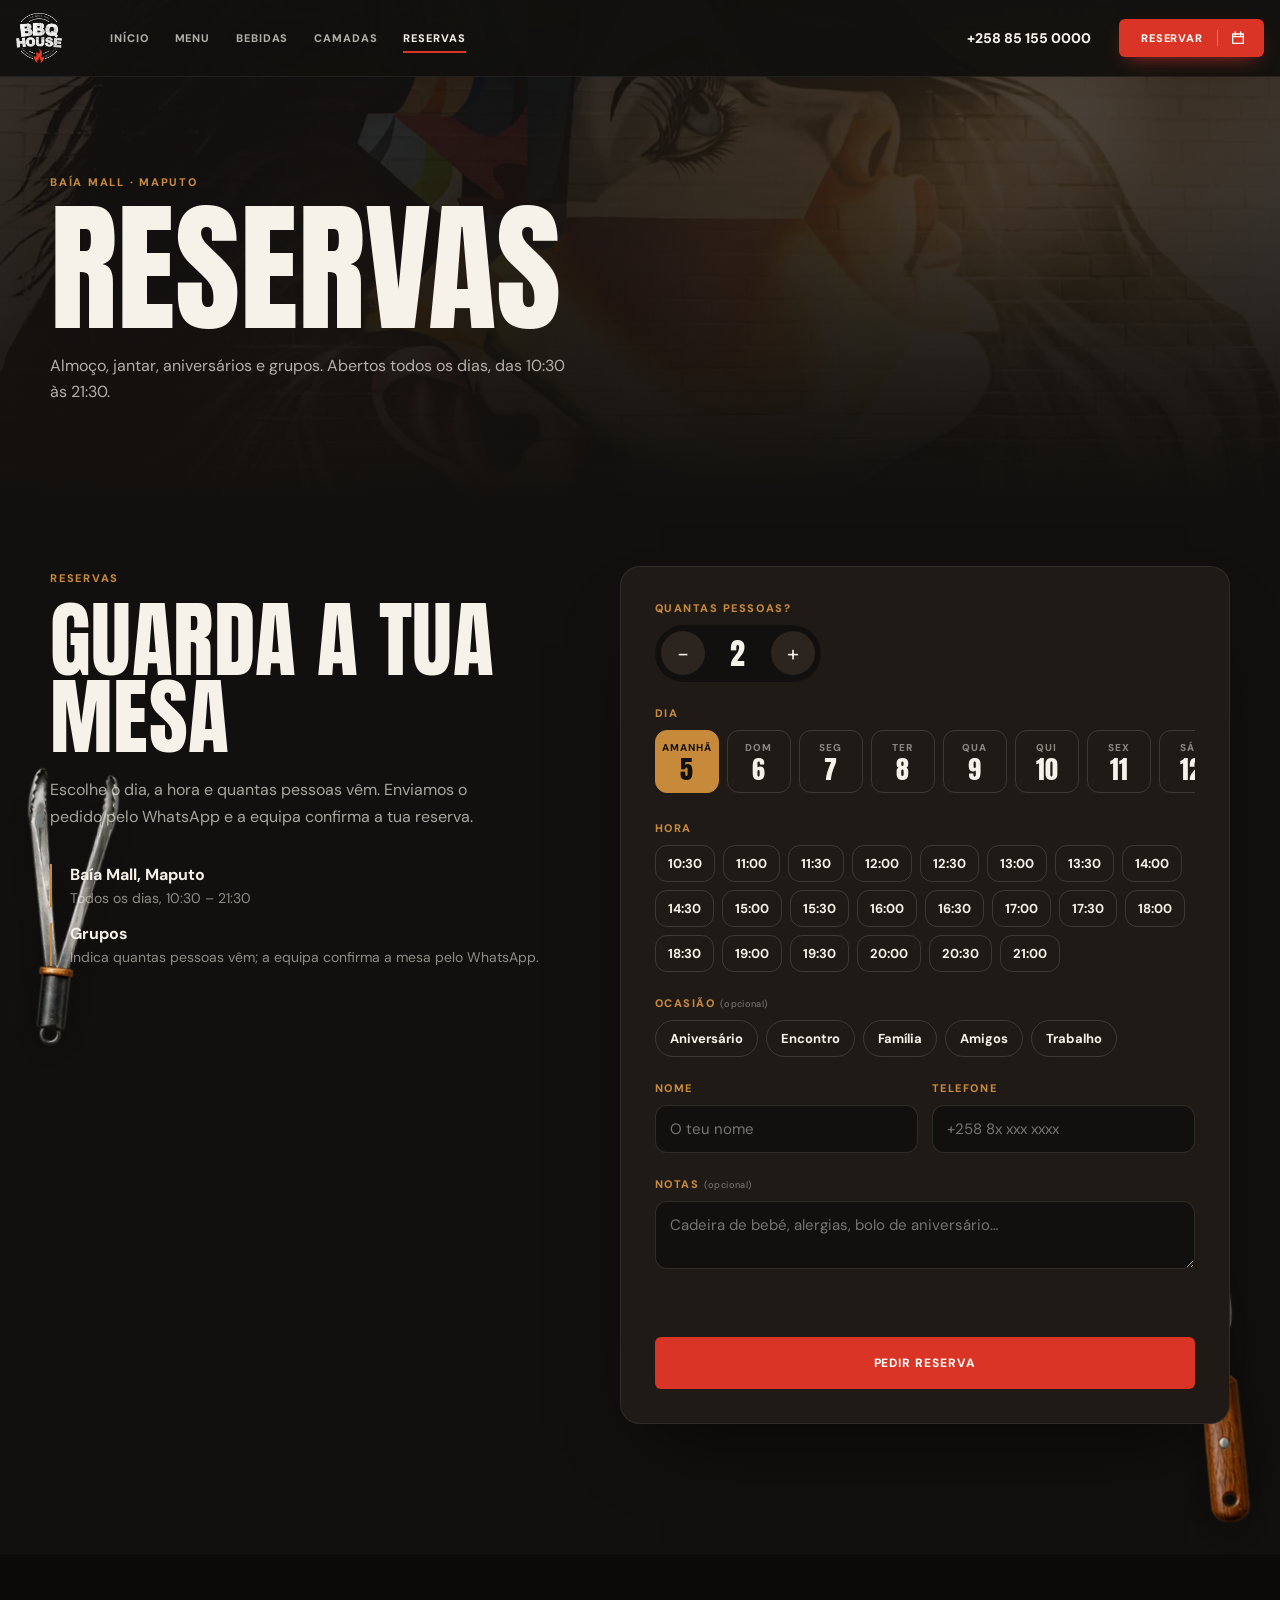
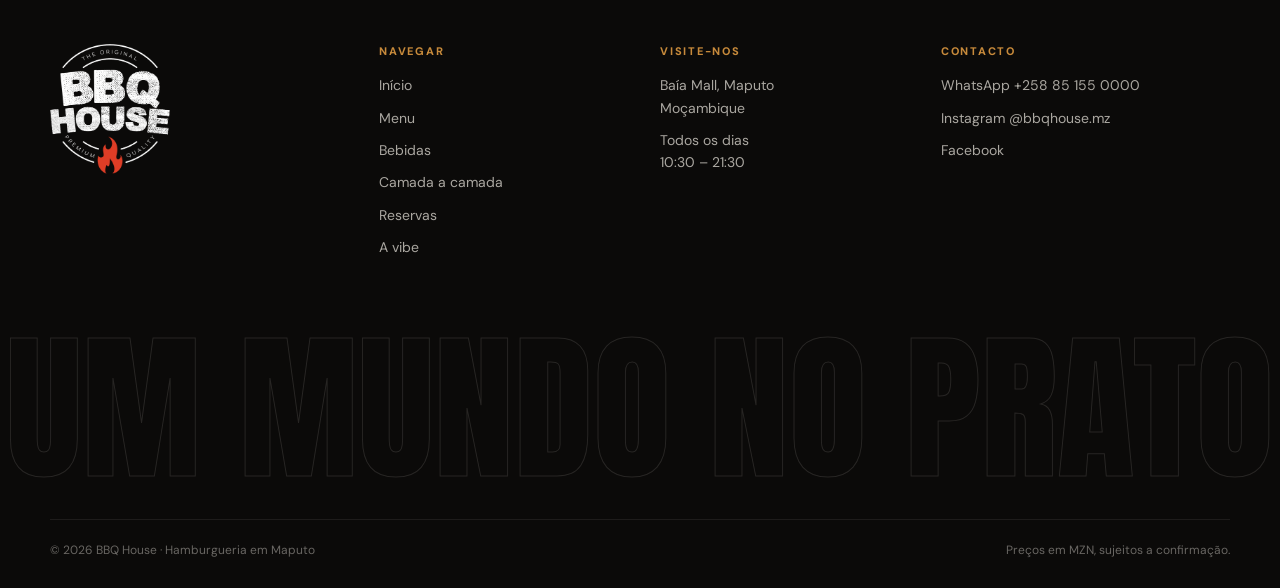
<file: reservas.html>
<!doctype html>
<html lang="pt">
<head>
  <meta charset="utf-8">
  <meta name="viewport" content="width=device-width, initial-scale=1, viewport-fit=cover">
  <meta name="theme-color" content="#12100E">
  <title>Reservas — BBQ House Maputo</title>
  <meta name="description" content="Reserva a tua mesa na BBQ House, Baía Mall, Maputo. Escolhe o dia, a hora e quantas pessoas vêm.">
  <link rel="icon" href="assets/brand/logo-dark.png">
  <link rel="preconnect" href="https://fonts.googleapis.com">
  <link rel="preconnect" href="https://fonts.gstatic.com" crossorigin>
  <link href="https://fonts.googleapis.com/css2?family=Anton&family=DM+Sans:wght@400;500;700;800&display=swap" rel="stylesheet">
  <link rel="stylesheet" href="css/style.css">
</head>
<body class="sub">
  <header class="snav">
    <div class="snav__in">
      <a class="snav__logo" href="index.html" aria-label="BBQ House — início"><img src="assets/brand/logo-white.png" alt="BBQ House"></a>
      <nav class="snav__links" aria-label="Principal"><a href="index.html">Início</a><a href="menu.html">Menu</a><a href="bebidas.html">Bebidas</a><a href="camadas.html">Camadas</a><a href="reservas.html" aria-current="page">Reservas</a></nav>
      <a class="snav__phone" href="https://wa.me/258851550000" target="_blank" rel="noopener">+258 85 155 0000</a>
      <a class="btn-menu" href="reservas.html">Reservar <svg viewBox="0 0 24 24" aria-hidden="true"><path d="M4 6h16v14H4z M4 10h16 M8 3v5 M16 3v5"/></svg></a>
      <button class="nav__burger" id="burger-btn" aria-label="Abrir menu" aria-expanded="false" aria-controls="mnav"><span></span><span></span></button>
    </div>
  </header>

  <main>
    <section class="page-hero rhero">
      <img class="rhero__bg" src="assets/img/photos/atmosphere.webp" alt="" aria-hidden="true">
      <div class="page-hero__light" aria-hidden="true"></div>
      <div class="wrap">
        <span class="eyebrow">Baía Mall · Maputo</span>
        <h1>Reservas</h1>
        <p>Almoço, jantar, aniversários e grupos. Abertos todos os dias, das 10:30 às 21:30.</p>
      </div>
    </section>
  <section class="reserve reserve--page" id="reservas" aria-labelledby="reserve-title">
    <img class="deco d-tongs" src="assets/img/deco/tongs.webp" alt="" aria-hidden="true" data-depth="0.8" data-rot="-24" data-pop>
    <img class="deco d-fork" src="assets/img/deco/fork.webp" alt="" aria-hidden="true" data-depth="1.1" data-rot="22" data-pop>
    <img class="deco d-chili2" src="assets/img/deco/chili.webp" alt="" aria-hidden="true" data-depth="1.4" data-rot="60">
    <div class="wrap reserve__grid">
      <div class="reserve__intro" data-reveal>
        <span class="eyebrow">Reservas</span>
        <h2 id="reserve-title">Guarda a tua mesa</h2>
        <p>Escolhe o dia, a hora e quantas pessoas vêm. Enviamos o pedido pelo WhatsApp e a equipa confirma a tua reserva.</p>
        <ul class="reserve__facts">
          <li><b>Baía Mall, Maputo</b><span>Todos os dias, 10:30 – 21:30</span></li>
          <li><b>Grupos</b><span>Indica quantas pessoas vêm; a equipa confirma a mesa pelo WhatsApp.</span></li>
        </ul>
      </div>

      <form class="rform" id="rform" novalidate data-reveal>
        <div class="rform__step" data-step="1">
          <span class="rform__label">Quantas pessoas?</span>
          <div class="rform__people" role="group" aria-label="Número de pessoas">
            <button type="button" class="pbtn" data-delta="-1" aria-label="Menos uma pessoa">−</button>
            <output id="r-people" aria-live="polite">2</output>
            <button type="button" class="pbtn" data-delta="1" aria-label="Mais uma pessoa">+</button>
          </div>
        </div>

        <div class="rform__step">
          <span class="rform__label">Dia</span>
          <div class="rform__days" id="r-days" role="radiogroup" aria-label="Dia da reserva"></div>
        </div>

        <div class="rform__step">
          <span class="rform__label">Hora</span>
          <div class="rform__times" id="r-times" role="radiogroup" aria-label="Hora da reserva"></div>
        </div>

        <div class="rform__step">
          <span class="rform__label">Ocasião <small>(opcional)</small></span>
          <div class="rform__chips" id="r-occasion" role="radiogroup" aria-label="Ocasião">
            <button type="button" class="chip" data-v="Aniversário">Aniversário</button>
            <button type="button" class="chip" data-v="Encontro">Encontro</button>
            <button type="button" class="chip" data-v="Família">Família</button>
            <button type="button" class="chip" data-v="Amigos">Amigos</button>
            <button type="button" class="chip" data-v="Trabalho">Trabalho</button>
          </div>
        </div>

        <div class="rform__row">
          <label class="field"><span>Nome</span><input id="r-name" name="name" autocomplete="name" required placeholder="O teu nome"></label>
          <label class="field"><span>Telefone</span><input id="r-phone" name="phone" type="tel" autocomplete="tel" required placeholder="+258 8x xxx xxxx"></label>
        </div>
        <label class="field"><span>Notas <small>(opcional)</small></span><textarea id="r-notes" rows="2" placeholder="Cadeira de bebé, alergias, bolo de aniversário…"></textarea></label>

        <p class="rform__error" id="r-error" role="alert"></p>
        <button class="btn-order btn-order--red btn-lg rform__submit" type="submit">Pedir reserva</button>
      </form>

      <div class="rdone" id="rdone" hidden tabindex="-1">
        <span class="rdone__tick" aria-hidden="true"><svg viewBox="0 0 24 24"><path d="M5 12.5l4.5 4.5L19 7.5"/></svg></span>
        <span class="eyebrow">Pedido pronto</span>
        <h3>Até já, <span id="d-name"></span>!</h3>
        <dl class="rdone__sum">
          <div><dt>Dia</dt><dd id="d-day"></dd></div>
          <div><dt>Hora</dt><dd id="d-time"></dd></div>
          <div><dt>Pessoas</dt><dd id="d-people"></dd></div>
        </dl>
        <p>Falta um passo: envia o pedido pelo WhatsApp. A reserva fica confirmada quando a equipa responder.</p>
        <div class="rdone__actions">
          <a class="btn-order btn-order--red btn-lg" id="d-wa" target="_blank" rel="noopener">Enviar pelo WhatsApp</a>
          <button class="btn-ghost" type="button" id="d-ics">Adicionar ao calendário</button>
          <button class="rdone__edit" type="button" id="d-edit">Alterar pedido</button>
        </div>
      </div>
    </div>
  </section>
  </main>
  <footer class="footer" id="contacto">
    <div class="wrap footer__top">
      <img class="footer__logo" src="assets/brand/logo-white.png" alt="BBQ House" loading="lazy">
      <nav class="footer__col" aria-label="Rodapé">
        <span class="eyebrow">Navegar</span>
        <a href="index.html">Início</a><a href="menu.html">Menu</a><a href="bebidas.html">Bebidas</a><a href="camadas.html">Camada a camada</a><a href="reservas.html">Reservas</a><a href="index.html#vibe">A vibe</a>
      </nav>
      <div class="footer__col" id="localizacao">
        <span class="eyebrow">Visite-nos</span>
        <p>Baía Mall, Maputo<br>Moçambique</p>
        <p>Todos os dias<br>10:30 – 21:30</p>
      </div>
      <div class="footer__col">
        <span class="eyebrow">Contacto</span>
        <a href="https://wa.me/258851550000" target="_blank" rel="noopener">WhatsApp +258 85 155 0000</a>
        <a href="https://www.instagram.com/bbqhouse.mz" target="_blank" rel="noopener">Instagram @bbqhouse.mz</a>
        <a href="https://www.facebook.com/share/1EReG5933v/" target="_blank" rel="noopener">Facebook</a>
      </div>
    </div>
    <div class="footer__word" aria-hidden="true">Um mundo no prato</div>
    <div class="wrap footer__bottom">
      <span>© 2026 BBQ House · Hamburgueria em Maputo</span>
      <span>Preços em MZN, sujeitos a confirmação.</span>
    </div>
  </footer>

  <!-- Menu do telemóvel -->
  <div class="mnav" id="mnav" hidden role="dialog" aria-modal="true" aria-label="Menu">
    <div class="mnav__top">
      <img src="assets/brand/logo-white.png" alt="BBQ House" width="54">
      <button class="mnav__close" id="mnav-close" type="button" aria-label="Fechar menu">×</button>
    </div>
    <nav aria-label="Menu">
      <a href="index.html">Início</a><a href="menu.html">Menu</a><a href="bebidas.html">Bebidas</a><a href="camadas.html">Camadas</a><a href="reservas.html">Reservas</a><a href="#contacto">Contacto</a>
    </nav>
    <a class="btn-order btn-order--red btn-lg" href="https://wa.me/258851550000" target="_blank" rel="noopener">WhatsApp +258 85 155 0000</a>
  </div>
  <!-- Barra inferior (telemóvel) -->
  <nav class="tabbar" aria-label="Atalhos">
    <a href="menu.html"><svg viewBox="0 0 24 24" aria-hidden="true"><path d="M4 6h16M4 12h16M4 18h10"/></svg>Menu</a>
    <a href="bebidas.html"><svg viewBox="0 0 24 24" aria-hidden="true"><path d="M7 3h10l-1 7a4 4 0 0 1-8 0z M12 14v6 M8 21h8"/></svg>Bebidas</a>
    <a class="tabbar__main" href="reservas.html" aria-current="page"><svg viewBox="0 0 24 24" aria-hidden="true"><path d="M4 6h16v14H4z M4 10h16 M8 3v5 M16 3v5"/></svg>Reservar</a>
    <a href="https://wa.me/258851550000" target="_blank" rel="noopener"><svg viewBox="0 0 24 24" aria-hidden="true"><path d="M4 20l1.3-3.9A8 8 0 1 1 8 19z M9 9.5c.5 2.5 2.5 4.5 5 5l1.2-1.2 2 1-.5 1.6c-4 .3-8.4-4.1-8.1-8.1l1.6-.5 1 2z"/></svg>WhatsApp</a>
  </nav>
  <script src="assets/vendor/gsap.min.js"></script>
  <script src="assets/vendor/ScrollTrigger.min.js"></script>
  <script src="js/extras.js"></script>
</body>
</html>
</file>
<file: css/style.css>
/* BBQ House — paleta: carvão #12100E, branco quente #F6F1E9, vermelho #D93425, âmbar #C78A3B */
:root {
  --charcoal: #12100E;
  --cream: #F6F1E9;
  --white: #FFFDF9;
  --red: #D93425;
  --amber: #C78A3B;
  --muted: #8a8178;

  --panel: var(--amber);   /* cor do painel direito (muda por slide) */
  --panel-ink: var(--charcoal);
  --split: 60%;            /* onde começa o painel colorido */

  --title: 'Anton', 'Bebas Neue', Impact, sans-serif;
  --body: 'DM Sans', system-ui, sans-serif;
}

* { box-sizing: border-box; margin: 0; padding: 0; }
html, body { overflow-x: clip; }
html { scroll-snap-type: y proximity; }
body { font-family: var(--body); color: var(--charcoal); background: var(--charcoal); -webkit-font-smoothing: antialiased; }
img { display: block; max-width: 100%; }
a { color: inherit; text-decoration: none; }
button { font: inherit; color: inherit; background: none; border: 0; cursor: pointer; }
svg { width: 1em; height: 1em; fill: none; stroke: currentColor; stroke-width: 2; stroke-linecap: round; stroke-linejoin: round; }

/* ---------- HERO (pinned) ---------- */
.hero-scroll { position: relative; height: 400vh; /* confirmada em JS: nº de slides × 100vh */ }
.snap { position: absolute; left: 0; width: 1px; height: 1px; scroll-snap-align: start; }

.hero {
  position: sticky; top: 0; height: 100vh; height: 100svh; overflow: hidden;
  background: var(--cream);
}

.panel {
  position: absolute; top: 0; bottom: 0; left: var(--split); right: 0;
  background: var(--panel); overflow: hidden;
}
.panel::after { /* textura subtil */
  content: ''; position: absolute; inset: 0; pointer-events: none; z-index: 2;
  background: radial-gradient(120% 80% at 30% 50%, rgba(255,255,255,.14), transparent 60%);
}
.panel__wipe { position: absolute; inset: 0; z-index: 1; will-change: transform; }

/* antes do arranque (fontes + camadas carregadas) não mostra o conteúdo animado */
.hero:not(.is-ready) .copy, .hero:not(.is-ready) .facts, .hero:not(.is-ready) .stage__shadow, .hero:not(.is-ready) .stage__hint { opacity: 0; }

/* NAV */
.nav { position: absolute; z-index: 20; top: 0; left: 0; right: 0; height: 96px; display: flex; }
.nav__left { width: var(--split); display: flex; align-items: center; padding: 0 3.2vw 0 4vw; }
.nav__right { flex: 1; display: flex; align-items: center; justify-content: space-between; padding: 0 3vw 0 6vw; color: var(--panel-ink); transition: color .6s; }
.nav__logo img { height: 62px; width: auto; }
.nav__links { display: flex; gap: 2.4vw; margin-left: 6vw; }
.nav__links a, .bar__link, .nav__city, .nav__phone {
  font-size: 11px; font-weight: 800; letter-spacing: .06em; text-transform: uppercase;
}
.nav__links a { position: relative; }
.nav__links a::after { content: ''; position: absolute; left: 0; right: 100%; bottom: -6px; height: 2px; background: var(--red); transition: right .3s; }
.nav__links a:hover::after { right: 0; }
.btn-menu {
  margin-left: auto; display: inline-flex; align-items: center; gap: 14px;
  background: var(--red); color: var(--white); padding: 11px 18px 11px 22px; border-radius: 6px;
  font-size: 11px; font-weight: 800; letter-spacing: .08em; text-transform: uppercase;
  box-shadow: 0 8px 20px -8px rgba(217,52,37,.7);
}
.btn-menu svg { font-size: 16px; padding-left: 12px; box-sizing: content-box; border-left: 1px solid rgba(255,255,255,.35); }
.nav__phone { font-size: 17px; font-weight: 800; letter-spacing: .01em; }
.nav__city {
  display: inline-flex; align-items: center; gap: 12px; background: var(--white); color: var(--charcoal);
  padding: 10px 16px 10px 20px; border-radius: 6px; box-shadow: 0 10px 24px -12px rgba(0,0,0,.35);
}
.nav__burger { display: none; }

/* COPY */
.copy { position: absolute; z-index: 10; left: 11.5vw; top: 27vh; width: 30vw; max-width: 430px; }
.copy__tag {
  display: inline-block; background: var(--red); color: var(--white); border-radius: 4px;
  font-size: 10px; font-weight: 800; letter-spacing: .08em; text-transform: uppercase; padding: 4px 8px;
}
.copy__title {
  font-family: var(--title); font-weight: 400; text-transform: uppercase;
  font-size: clamp(46px, 5.6vw, 96px); line-height: .94; letter-spacing: .005em; margin: 14px 0 12px;
}
.copy__heat { display: flex; align-items: center; gap: 10px; font-size: 11px; font-weight: 700; color: var(--red); }
.flames { display: inline-flex; gap: 1px; font-size: 13px; }
.flames svg { fill: var(--red); stroke: none; }
.flames svg:nth-child(3) { opacity: .35; }
.copy__desc { margin-top: 22px; max-width: 300px; font-size: 13px; line-height: 1.6; color: var(--muted); min-height: 4.8em; }
.copy__label { display: block; margin-top: 20px; font-size: 9px; font-weight: 800; letter-spacing: .1em; text-transform: uppercase; color: var(--muted); }
.copy__ingredients { list-style: none; display: flex; gap: 10px; margin-top: 12px; }
.copy__ingredients li {
  width: 32px; height: 32px; border-radius: 50%; border: 1.5px solid var(--red); color: var(--red);
  display: grid; place-items: center; font-size: 15px;
}
.copy__ingredients li.more { background: var(--red); color: var(--white); font-size: 10px; font-weight: 800; }
.copy__buy { display: flex; flex-wrap: wrap; align-items: center; gap: 14px 22px; margin-top: 34px; }
.btn-layers {
  display: inline-flex; align-items: center; gap: 10px; padding: 12px 18px; border-radius: 6px; border: 1.5px solid var(--charcoal);
  font-size: 11px; font-weight: 800; letter-spacing: .08em; text-transform: uppercase; transition: background .2s, color .2s, transform .2s;
}
.btn-layers svg { font-size: 15px; }
.btn-layers:hover { transform: translateY(-2px); }
.btn-layers[aria-pressed="true"] { background: var(--charcoal); color: var(--white); }
.btn-order {
  display: inline-block; background: var(--charcoal); color: var(--white); border-radius: 6px;
  font-size: 11px; font-weight: 800; letter-spacing: .08em; text-transform: uppercase; padding: 13px 22px;
  transition: transform .2s, background .2s;
}
.btn-order:hover { transform: translateY(-2px); background: var(--red); }
.btn-order--red { background: var(--red); }
.btn-order--red:hover { background: var(--amber); }
.copy__price { font-family: var(--title); font-size: 40px; color: var(--red); letter-spacing: .01em; }
.copy__price small { font-family: var(--body); font-size: 12px; font-weight: 800; letter-spacing: .06em; }

/* STAGE / BURGER (animado por GSAP: só transform/opacity) */
.stage { position: absolute; z-index: 8; left: 54%; top: 55%; width: 0; height: 0; }
.stage__par, .stage__bob { position: absolute; left: 0; top: 0; width: 0; height: 0; }
.burger { position: absolute; left: 0; top: 0; transform-origin: 0 0; }
.burger .layer {
  position: absolute; left: 0; bottom: 0; max-width: none; user-select: none; -webkit-user-drag: none;
  will-change: transform; backface-visibility: hidden;
}
/* sombra de contacto: escurece a camada de baixo onde a de cima assenta */
.burger .cshadow {
  position: absolute; left: 0; bottom: 0; height: 46px; border-radius: 50%; pointer-events: none;
  background: radial-gradient(closest-side, rgba(40,18,6,.55), rgba(40,18,6,.25) 55%, transparent);
}
.thumbs .burger .layer, .peek .burger .layer { will-change: auto; }
.burger .tag-line {
  position: absolute; display: flex; align-items: center; gap: 10px; white-space: nowrap;
  font-size: 13px; font-weight: 800; letter-spacing: .04em; text-transform: uppercase; color: var(--charcoal);
  pointer-events: none; opacity: 0;
}
.burger .tag-line::before { content: ''; width: 3.5em; height: 1.5px; background: currentColor; opacity: .6; }
.burger .tag-line.left { flex-direction: row-reverse; }
.burger .tag-line.right { color: var(--panel-ink); }

.order-float { position: absolute; z-index: 13; visibility: hidden; }

.stage__shadow {
  position: absolute; left: 0; top: 0; width: 300px; height: 40px;
  background: radial-gradient(closest-side, rgba(0,0,0,.33), transparent); transition: opacity .6s;
}
.hero.is-open .stage__shadow { opacity: .35; }
.stage__hit { position: absolute; z-index: 12; cursor: pointer; border-radius: 40%; }
.stage__hit:focus-visible { outline: 2px dashed var(--red); outline-offset: 6px; }
.stage__hint {
  position: absolute; z-index: 9; left: 54%; transform: translateX(-50%); font-size: 10px; font-weight: 800;
  letter-spacing: .14em; text-transform: uppercase; color: var(--muted); transition: opacity .4s; pointer-events: none;
}
.hero.is-open .stage__hint, .hero.is-busy .stage__hint { opacity: 0; }

/* vapor (como o fumo da referência) — gradiente já desfocado, sem filtros */
.steam { position: absolute; left: 0; top: 0; width: 0; height: 0; }
.steam i {
  position: absolute; width: 220px; height: 220px; margin: -110px; border-radius: 50%; opacity: 0;
  background: radial-gradient(closest-side, rgba(255,255,255,.4), rgba(255,255,255,.12) 50%, transparent);
  will-change: transform, opacity;
}
.hero.is-open .steam i { animation: steam 4s ease-in infinite; }
.steam i:nth-child(1) { left: -90px; } .steam i:nth-child(2) { left: 70px; animation-delay: 1s !important; }
.steam i:nth-child(3) { left: -20px; animation-delay: 2s !important; } .steam i:nth-child(4) { left: 120px; animation-delay: 3s !important; }
@keyframes steam { 0% { opacity: 0; transform: translate3d(0, 40px, 0) scale(.6); } 30% { opacity: .55; } 100% { opacity: 0; transform: translate3d(0, -260px, 0) scale(1.6); } }

/* FACTS */
.facts { position: absolute; z-index: 9; left: 67.5%; top: 21vh; display: flex; gap: 8px; }
.fact {
  min-width: 58px; padding: 9px 8px 18px; background: var(--white); text-align: center;
  clip-path: polygon(0 0, 100% 0, 100% 100%, 50% 86%, 0 100%); box-shadow: 0 8px 18px rgba(0,0,0,.1);
}
.fact span { display: block; font-size: 8.5px; font-weight: 700; color: var(--charcoal); }
.fact b { display: block; margin-top: 3px; font-size: 15px; font-weight: 800; color: var(--red); }

/* PEEK */
.peek { position: absolute; z-index: 7; left: 100%; top: 55%; width: 0; height: 0; }

/* BAR */
.bar { position: absolute; z-index: 15; left: 0; right: 0; bottom: 5.5vh; height: 56px; display: flex; align-items: center; }
.thumbs { list-style: none; display: flex; gap: 14px; margin-left: 11.5vw; }
.thumbs button { position: relative; width: 52px; height: 52px; border-radius: 50%; transition: transform .3s, background .3s; }
.thumbs button:hover { transform: translateY(-3px); }
.thumbs button.is-active { background: rgba(18,16,14,.07); }
.thumbs button.is-active::after { content: ''; position: absolute; left: 50%; bottom: -10px; width: 16px; height: 2px; margin-left: -8px; background: var(--red); }
.thumbs .burger { left: 50%; top: 50%; }

.arrows { position: absolute; left: calc(var(--split) - 38px); display: flex; align-items: center; gap: 0; }
.arrow { width: 38px; height: 38px; border-radius: 50%; display: grid; place-items: center; font-size: 16px; transition: transform .2s; }
.arrow:hover { transform: scale(1.08); }
.arrow--prev { background: var(--panel); color: var(--panel-ink); transition: background .6s, color .6s, transform .2s; }
.arrow--next { background: var(--white); color: var(--charcoal); box-shadow: 0 8px 20px -8px rgba(0,0,0,.35); margin-left: 7.5vw; }
.counter { position: absolute; left: 76px; width: 7.5vw; text-align: center; margin-left: -38px; font-size: 10px; font-weight: 800; letter-spacing: .14em; color: var(--panel-ink); transition: color .6s; }
.bar__link { position: absolute; right: 7vw; display: inline-flex; align-items: center; gap: 6px; color: var(--panel-ink); transition: color .6s; }

.scroll-cue {
  position: absolute; z-index: 15; left: 3.2vw; top: 50%; transform: translateY(-50%) rotate(-90deg); transform-origin: 0 0;
  display: flex; align-items: center; gap: 10px; font-size: 9px; font-weight: 800; letter-spacing: .2em; text-transform: uppercase; color: var(--muted);
}
.scroll-cue span { width: 34px; height: 1.5px; background: currentColor; position: relative; overflow: hidden; }
.scroll-cue span::after { content: ''; position: absolute; inset: 0; background: var(--red); animation: cue 1.8s ease-in-out infinite; }
@keyframes cue { from { transform: translateX(100%); } to { transform: translateX(-100%); } }

/* ---------- SECÇÕES SEGUINTES (direcção visual: fundo carvão, títulos condensados, luz quente, vermelho só nas acções) ---------- */
.after { background: var(--charcoal); color: var(--cream); }
.wrap { width: min(1180px, 100% - 32px); margin: 0 auto; }
.eyebrow { display: inline-block; font-size: 11px; font-weight: 800; letter-spacing: .16em; text-transform: uppercase; color: var(--amber); }
h2 { font-family: var(--title); font-weight: 400; text-transform: uppercase; line-height: .92; letter-spacing: .005em; }
.section-head { text-align: center; max-width: 780px; margin: 0 auto 56px; }
.section-head h2 { font-size: clamp(46px, 6.4vw, 92px); margin: 12px 0 16px; }
.section-head p { color: rgba(246,241,233,.62); line-height: 1.6; }
.price-tbc { font-family: var(--body); font-size: 12px; font-weight: 800; letter-spacing: .08em; text-transform: uppercase; }

.btn-ghost {
  display: inline-flex; align-items: center; gap: 12px; padding: 14px 22px; border-radius: 6px;
  border: 1.5px solid rgba(246,241,233,.25); color: var(--cream);
  font-size: 11px; font-weight: 800; letter-spacing: .1em; text-transform: uppercase; transition: border-color .3s, transform .3s;
}
.btn-ghost:hover { border-color: var(--amber); transform: translateY(-2px); }
.btn-ghost svg { font-size: 16px; }
.btn-lg { padding: 18px 30px; font-size: 12px; }

/* CAMADA A CAMADA */
.story { position: relative; height: 340vh; background: var(--charcoal); color: var(--cream); }
.story__sticky { position: sticky; top: 0; height: 100vh; height: 100svh; overflow: hidden; }
.story__light { /* luz quente lateral, como pede a direcção visual */
  position: absolute; inset: 0; pointer-events: none;
  background:
    radial-gradient(60% 70% at 72% 50%, rgba(199,138,59,.30), transparent 62%),
    radial-gradient(40% 50% at 92% 30%, rgba(217,52,37,.12), transparent 70%);
}
.story__grid { position: relative; height: 100%; display: grid; grid-template-columns: 1fr 1.25fr; align-items: center; gap: 40px; }
.story__copy h2 { font-size: clamp(56px, 7vw, 112px); margin: 14px 0 18px; }
.story__copy > p { max-width: 380px; color: rgba(246,241,233,.62); line-height: 1.6; font-size: 15px; }
.story__list { list-style: none; margin-top: 30px; display: grid; gap: 10px; }
.story__list li {
  display: flex; align-items: baseline; gap: 14px; font-weight: 700; font-size: 15px; color: rgba(246,241,233,.32);
  transition: color .4s, transform .4s;
}
.story__list li span { font-size: 10px; font-weight: 800; letter-spacing: .1em; color: rgba(199,138,59,.45); transition: color .4s; }
.story__list li.is-on { color: var(--cream); transform: translateX(6px); }
.story__list li.is-on span { color: var(--amber); }
.story__cta { display: flex; align-items: center; gap: 24px; margin-top: 34px; opacity: 0; }
.story__price { font-family: var(--title); font-size: 38px; color: var(--cream); }
.story__price small { font-family: var(--body); font-size: 12px; font-weight: 800; color: var(--amber); }
.story__stage { position: relative; height: 92vh; }
.story__stage .burger .layer { filter: none; }
.story__stage .burger .tag-line { color: var(--cream); }
.story__stage .burger .tag-line::before { background: var(--amber); opacity: .9; }
.story__steam { position: absolute; left: 50%; top: 58%; width: 0; height: 0; opacity: 0; }
.story__steam i {
  position: absolute; width: 260px; height: 260px; margin: -130px; border-radius: 50%;
  background: radial-gradient(closest-side, rgba(246,241,233,.16), rgba(246,241,233,.05) 55%, transparent);
  animation: steam 5s ease-in infinite; will-change: transform, opacity;
}
.story__steam i:nth-child(1) { left: -110px; } .story__steam i:nth-child(2) { left: 30px; animation-delay: 1.6s; } .story__steam i:nth-child(3) { left: 150px; animation-delay: 3.2s; }

/* MENU */
.menu { background: var(--charcoal); color: var(--cream); padding: 130px 0 110px; }
.mgrid { display: grid; grid-template-columns: repeat(4, 1fr); grid-auto-rows: 250px; gap: 14px; }
.mcard { position: relative; overflow: hidden; border-radius: 14px; background: #1d1916; display: block; isolation: isolate; }
.mcard img { position: absolute; inset: -8% 0; width: 100%; height: 116%; object-fit: cover; transition: transform 1s cubic-bezier(.22,.8,.2,1); will-change: transform; }
.mcard::after { content: ''; position: absolute; inset: 0; z-index: 1; background: linear-gradient(180deg, transparent 40%, rgba(18,16,14,.92)); }
.mcard:hover img { transform: scale(1.06); }
.mcard__body { position: absolute; z-index: 2; left: 22px; right: 22px; bottom: 18px; display: flex; justify-content: space-between; align-items: baseline; gap: 12px; }
.mcard__body b { font-family: var(--title); font-weight: 400; font-size: 30px; text-transform: uppercase; line-height: 1; color: var(--cream); }
.mcard__body small { font-size: 12px; font-weight: 800; color: var(--amber); white-space: nowrap; }
.card--xl { grid-column: span 2; grid-row: span 2; }
.card--xl .mcard__body b { font-size: 54px; }
.card--wide { grid-column: span 2; }
.menu__more { text-align: center; margin-top: 46px; }

/* A CASA */
.house { background: #1a1613; color: var(--cream); padding: 130px 0; }
.house__grid { display: grid; grid-template-columns: 1fr 1fr; gap: 70px; align-items: center; }
.house__photo { position: relative; overflow: hidden; border-radius: 16px; aspect-ratio: 4 / 5; }
.house__photo img { position: absolute; inset: -8% 0; width: 100%; height: 116%; object-fit: cover; will-change: transform; }
.house__photo figcaption {
  position: absolute; left: 20px; bottom: 20px; background: var(--charcoal); color: var(--amber);
  font-size: 11px; font-weight: 800; letter-spacing: .14em; text-transform: uppercase; padding: 8px 12px; border-radius: 4px;
}
.house__copy h2 { font-size: clamp(54px, 6.6vw, 104px); margin: 14px 0 22px; }
.house__copy > p { color: rgba(246,241,233,.66); line-height: 1.7; max-width: 480px; }
.house__points { list-style: none; margin-top: 36px; display: grid; gap: 18px; }
.house__points li { display: grid; gap: 4px; padding-left: 18px; border-left: 2px solid var(--amber); }
.house__points b { font-size: 15px; }
.house__points span { color: rgba(246,241,233,.55); font-size: 14px; }

/* DELIVERY */
.delivery { background: var(--charcoal); color: var(--cream); padding: 120px 0; border-top: 1px solid rgba(246,241,233,.06); }
.delivery__inner { display: flex; justify-content: space-between; align-items: flex-end; gap: 40px; }
.delivery h2 { font-size: clamp(54px, 7vw, 110px); margin: 14px 0 18px; }
.delivery p { color: rgba(246,241,233,.62); max-width: 460px; line-height: 1.6; }
.delivery__actions { display: grid; justify-items: end; gap: 14px; }
.delivery__phone { font-family: var(--title); font-size: 30px; letter-spacing: .02em; }

/* FOOTER */
.footer { background: #0b0a09; color: var(--cream); padding: 90px 0 30px; overflow: hidden; }
.footer__top { display: grid; grid-template-columns: 1.2fr 1fr 1fr 1.2fr; gap: 40px; align-items: start; }
.footer__logo { width: 120px; }
.footer__col { display: grid; gap: 10px; align-content: start; }
.footer__col .eyebrow { margin-bottom: 6px; }
.footer__col a, .footer__col p { color: rgba(246,241,233,.68); font-size: 14px; line-height: 1.6; transition: color .3s; }
.footer__col a:hover { color: var(--cream); }
.footer__word {
  font-family: var(--title); text-transform: uppercase; white-space: nowrap; text-align: center;
  font-size: clamp(60px, 12.5vw, 200px); line-height: 1; margin: 70px 0 30px; color: transparent;
  -webkit-text-stroke: 1px rgba(246,241,233,.12);
}
.footer__bottom { display: flex; justify-content: space-between; gap: 20px; font-size: 12px; color: rgba(246,241,233,.4); border-top: 1px solid rgba(246,241,233,.08); padding-top: 22px; }


/* ---------- ILUSTRAÇÕES (decoração animada pelo scroll) ---------- */
.deco { position: absolute; z-index: 1; pointer-events: none; user-select: none; will-change: transform; filter: drop-shadow(0 18px 22px rgba(0,0,0,.45)); }
.menu, .house, .reserve, .vibe__pin { position: relative; }
.menu > .wrap, .house > .wrap, .reserve > .wrap { position: relative; z-index: 2; }
.d-rosemary { width: 70px; left: 4%; top: 12%; }
.d-sesame1 { width: 34px; left: 46%; top: 16%; }
.d-sesame2 { width: 26px; left: 40%; top: 78%; }
.d-pepper1 { width: 30px; right: 6%; top: 84%; }
.d-spatula { width: 92px; left: -14px; top: 140px; }
.d-chili { width: 190px; right: 2%; top: 60px; }
.d-fry1 { width: 26px; right: 9%; top: 46%; }
.d-fry2 { width: 22px; left: 6%; bottom: 8%; }
.d-flame { width: 90px; right: 5%; top: 9%; z-index: 3; opacity: .9; }
.d-onion { width: 110px; left: 3%; bottom: 7%; z-index: 3; opacity: .85; }
.d-cleaver { width: 260px; right: -40px; top: 60px; }
.d-tongs { width: 100px; left: 1%; top: 18%; }
.d-fork { width: 52px; right: 3%; bottom: 10%; }
.d-chili2 { width: 140px; right: 30%; top: 40px; }

/* ---------- FAZ ZOOM ---------- */
.zoom { position: relative; height: 420vh; background: #1d2228; color: var(--cream); }
.zoom__sticky { position: sticky; top: 0; height: 100vh; height: 100svh; overflow: hidden; }
.zoom__bg { position: absolute; inset: -40px; background: url(../assets/img/zoom/bg.webp) center / cover; opacity: .55; transform: scale(1.1); will-change: transform; }
.zoom__bg::after { content: ''; position: absolute; inset: 0; background: linear-gradient(90deg, rgba(18,16,14,.92) 0%, rgba(18,16,14,.55) 55%, rgba(18,16,14,.25)); }
.zoom__grid { position: relative; height: 100%; display: grid; grid-template-columns: 1fr auto; align-items: center; gap: 60px; }
.zoom__words { position: relative; height: clamp(64px, 7.4vw, 128px); margin: 18px 0 10px; }
.zoom__word {
  position: absolute; left: 0; top: 0; font-size: clamp(44px, 5.6vw, 100px); white-space: nowrap; color: var(--cream);
  opacity: 0; transform: translateY(40px); will-change: transform, opacity;
}
.zoom__word--gold { color: #F2C14E; }
.zoom__line { font-size: 17px; color: rgba(246,241,233,.72); max-width: 380px; line-height: 1.55; }
.zoom__cta { display: flex; gap: 14px; flex-wrap: wrap; margin-top: 30px; opacity: 0; }
.zoom__bar { margin-top: 40px; width: 220px; height: 2px; background: rgba(246,241,233,.15); }
.zoom__bar i { display: block; height: 100%; background: #F2C14E; transform-origin: 0 50%; transform: scaleX(0); }
.zoom__frame {
  position: relative; height: min(84vh, 760px); aspect-ratio: 4 / 5; border-radius: 22px; overflow: hidden;
  box-shadow: 0 40px 80px -30px rgba(0,0,0,.8), 0 0 0 1px rgba(242,193,78,.18); background: #2a3038;
}
.zoom__img:not(:first-child) { /* borda esbatida: a foto que entra funde-se com a anterior */
  -webkit-mask-image: linear-gradient(90deg, transparent, #000 6%, #000 94%, transparent), linear-gradient(transparent, #000 6%, #000 94%, transparent);
  -webkit-mask-composite: source-in; mask-image: linear-gradient(90deg, transparent, #000 6%, #000 94%, transparent), linear-gradient(transparent, #000 6%, #000 94%, transparent);
  mask-composite: intersect;
}
.zoom__img { position: absolute; inset: 0; width: 100%; height: 100%; object-fit: cover; will-change: transform, opacity; backface-visibility: hidden; }
.zoom__corner { position: absolute; width: 34px; height: 34px; border: 2px solid #F2C14E; z-index: 2; opacity: .85; }
.zoom__corner--tl { left: 18px; top: 18px; border-right: 0; border-bottom: 0; }
.zoom__corner--br { right: 18px; bottom: 18px; border-left: 0; border-top: 0; }

/* ---------- FAIXA ---------- */
.marquee { background: var(--red); color: var(--cream); overflow: hidden; padding: 18px 0; transform: rotate(-1.6deg); margin: -10px -20px; position: relative; z-index: 4; box-shadow: 0 14px 30px -14px rgba(0,0,0,.6); }
.marquee__track { display: flex; align-items: center; gap: 34px; width: max-content; animation: marquee 28s linear infinite; will-change: transform; }
.marquee span { font-family: var(--title); font-size: 34px; text-transform: uppercase; white-space: nowrap; }
.marquee i { width: 16px; height: 20px; background: url(../assets/img/deco/flame.webp) center / contain no-repeat; filter: brightness(0) invert(1); }
@keyframes marquee { to { transform: translate3d(-50%, 0, 0); } }

/* ---------- A VIBE (galeria horizontal) ---------- */
.vibe { background: var(--charcoal); color: var(--cream); }
.vibe__pin { height: 100vh; height: 100svh; overflow: hidden; display: flex; flex-direction: column; justify-content: center; gap: 40px; }
.vibe__head { display: flex; justify-content: space-between; align-items: flex-end; gap: 30px; }
.vibe__head h2 { font-size: clamp(54px, 7vw, 112px); margin-top: 10px; }
.vibe__head p { max-width: 320px; color: rgba(246,241,233,.62); line-height: 1.6; }
.vibe__track { display: flex; gap: 22px; padding: 0 max(16px, calc((100vw - 1180px) / 2)); width: max-content; will-change: transform; }
.vcard { position: relative; flex: none; width: clamp(240px, 24vw, 340px); aspect-ratio: 4 / 5; border-radius: 16px; overflow: hidden; margin: 0; background: #1d1916; }
.vcard:nth-child(even) { transform: translateY(34px); }
.vcard img { width: 100%; height: 100%; object-fit: cover; transition: transform 1s cubic-bezier(.22,.8,.2,1); }
.vcard:hover img { transform: scale(1.06); }
.vcard figcaption {
  position: absolute; left: 0; right: 0; bottom: 0; padding: 60px 20px 20px; font-size: 15px; font-weight: 700; line-height: 1.35;
  background: linear-gradient(transparent, rgba(18,16,14,.92));
}
.vcard--end { display: flex; flex-direction: column; justify-content: center; align-items: flex-start; gap: 14px; padding: 30px; background: linear-gradient(160deg, #2a211b, #12100E); border: 1px solid rgba(242,193,78,.2); }
.vcard--end b { font-family: var(--title); font-weight: 400; font-size: 44px; }

/* ---------- RESERVAS ---------- */
.reserve { background: #171310; color: var(--cream); padding: 130px 0; overflow: hidden; }
.reserve__grid { display: grid; grid-template-columns: minmax(0, .9fr) minmax(0, 1.1fr); gap: 70px; align-items: start; }
.reserve__intro h2 { font-size: clamp(54px, 6.6vw, 104px); margin: 14px 0 20px; }
.reserve__intro > p { color: rgba(246,241,233,.66); line-height: 1.7; max-width: 440px; }
.reserve__facts { list-style: none; margin-top: 34px; display: grid; gap: 16px; }
.reserve__facts li { display: grid; gap: 4px; padding-left: 18px; border-left: 2px solid var(--amber); }
.reserve__facts span { color: rgba(246,241,233,.55); font-size: 14px; }
.rform, .rdone { background: #201a16; border: 1px solid rgba(246,241,233,.08); border-radius: 20px; padding: 34px; box-shadow: 0 40px 80px -40px rgba(0,0,0,.8); }
.rform { display: grid; grid-template-columns: minmax(0, 1fr); gap: 24px; min-width: 0; }
.rform > * { min-width: 0; }
.rform[hidden], .rdone[hidden] { display: none; }
.rform, .rdone { grid-column: 2; grid-row: 1; }
.vibe__track { position: relative; z-index: 2; }
.d-onion { z-index: 1; }
.rform__label, .field > span { display: block; font-size: 11px; font-weight: 800; letter-spacing: .14em; text-transform: uppercase; color: var(--amber); margin-bottom: 10px; }
.rform__label small, .field small { color: rgba(246,241,233,.4); letter-spacing: .04em; text-transform: none; font-weight: 500; }
.rform__people { display: inline-flex; align-items: center; gap: 18px; background: #12100E; border-radius: 999px; padding: 6px; }
.pbtn { width: 44px; height: 44px; border-radius: 50%; background: #2c241e; font-size: 22px; transition: background .2s; }
.pbtn:hover { background: var(--red); }
#r-people { font-family: var(--title); font-size: 30px; min-width: 2ch; text-align: center; }
.rform__days, .rform__times, .rform__chips { display: flex; flex-wrap: wrap; gap: 8px; }
.rform__days { flex-wrap: nowrap; overflow-x: auto; padding-bottom: 4px; scrollbar-width: thin; }
.day, .tslot, .chip {
  border: 1.5px solid rgba(246,241,233,.14); border-radius: 12px; transition: border-color .2s, background .2s, color .2s, transform .2s;
}
.day { flex: none; width: 64px; padding: 10px 0; display: grid; justify-items: center; gap: 2px; }
.day small { font-size: 10px; font-weight: 800; letter-spacing: .1em; text-transform: uppercase; color: rgba(246,241,233,.5); }
.day b { font-family: var(--title); font-weight: 400; font-size: 26px; line-height: 1; }
.tslot { padding: 9px 12px; font-size: 13px; font-weight: 700; }
.chip { padding: 9px 14px; font-size: 13px; font-weight: 700; border-radius: 999px; }
.day:hover, .tslot:hover, .chip:hover { border-color: var(--amber); }
.day[aria-checked="true"], .tslot[aria-checked="true"], .chip[aria-checked="true"] { background: var(--amber); border-color: var(--amber); color: var(--charcoal); }
.day[aria-checked="true"] small { color: var(--charcoal); }
.tslot:disabled { opacity: .25; cursor: not-allowed; text-decoration: line-through; }
.rform__row { display: grid; grid-template-columns: 1fr 1fr; gap: 14px; }
.field input, .field textarea {
  width: 100%; background: #12100E; border: 1.5px solid rgba(246,241,233,.12); border-radius: 12px; color: var(--cream);
  font: inherit; font-size: 15px; padding: 13px 14px; transition: border-color .2s; resize: vertical;
}
.field input:focus, .field textarea:focus, .day:focus-visible, .tslot:focus-visible, .chip:focus-visible, .pbtn:focus-visible { outline: none; border-color: var(--amber); box-shadow: 0 0 0 3px rgba(199,138,59,.25); }
.field input[aria-invalid="true"] { border-color: var(--red); }
.rform__error { min-height: 1.2em; color: #ff7a6b; font-size: 13px; font-weight: 700; }
.rform__submit { width: 100%; text-align: center; }
.rdone { text-align: left; }
.rdone__tick { display: grid; place-items: center; width: 64px; height: 64px; border-radius: 50%; background: var(--amber); color: var(--charcoal); font-size: 30px; margin-bottom: 18px; }
.rdone__tick svg { stroke-width: 3; }
.rdone h3 { font-family: var(--title); font-weight: 400; text-transform: uppercase; font-size: 48px; line-height: 1; margin: 10px 0 22px; }
.rdone__sum { display: grid; grid-template-columns: repeat(3, 1fr); gap: 10px; margin-bottom: 20px; }
.rdone__sum div { background: #12100E; border-radius: 12px; padding: 14px; }
.rdone__sum dt { font-size: 10px; font-weight: 800; letter-spacing: .12em; text-transform: uppercase; color: var(--amber); }
.rdone__sum dd { margin-top: 6px; font-weight: 700; }
.rdone p { color: rgba(246,241,233,.66); line-height: 1.6; }
.rdone__actions { display: flex; flex-wrap: wrap; align-items: center; gap: 12px; margin-top: 24px; }
.rdone__edit { font-size: 13px; font-weight: 700; color: rgba(246,241,233,.6); text-decoration: underline; text-underline-offset: 3px; }

/* ---------- BOTÃO FLUTUANTE + MENU TELEMÓVEL ---------- */
.fab {
  position: fixed; z-index: 60; right: 22px; bottom: 22px; display: inline-flex; align-items: center; gap: 10px;
  background: var(--red); color: var(--white); padding: 14px 20px; border-radius: 999px; font-size: 12px; font-weight: 800;
  letter-spacing: .08em; text-transform: uppercase; box-shadow: 0 16px 34px -10px rgba(217,52,37,.7);
  transform: translateY(120px); opacity: 0; transition: transform .5s cubic-bezier(.22,.8,.2,1), opacity .4s;
}
.fab svg { font-size: 16px; }
.fab.is-on { transform: none; opacity: 1; }
.mnav { position: fixed; z-index: 80; inset: 0; background: var(--charcoal); color: var(--cream); display: flex; flex-direction: column; justify-content: center; gap: 40px; padding: 90px 24px 40px; }
.mnav[hidden] { display: none; }
.mnav nav { display: grid; gap: 6px; }
.mnav__top { position: absolute; left: 24px; right: 16px; top: 14px; display: flex; justify-content: space-between; align-items: center; }
.mnav__close { width: 48px; height: 48px; font-size: 38px; line-height: 1; color: var(--cream); }
.mnav nav a { font-family: var(--title); font-size: 48px; text-transform: uppercase; line-height: 1.1; }
.nav__burger { position: relative; z-index: 90; }
.nav__burger[aria-expanded="true"] span { background: var(--cream) !important; }


/* ======================================================================
   SUBPÁGINAS (menu, camadas, reservas)
   ====================================================================== */
body.sub { background: var(--charcoal); color: var(--cream); }
.sr { position: absolute; width: 1px; height: 1px; overflow: hidden; clip: rect(0 0 0 0); white-space: nowrap; }
.snav { position: fixed; z-index: 70; top: 0; left: 0; right: 0; background: rgba(18,16,14,.94); border-bottom: 1px solid rgba(246,241,233,.07); }
.snav__in { width: min(1280px, 100% - 32px); margin: 0 auto; height: 76px; display: flex; align-items: center; gap: 28px; }
.snav__logo img { height: 50px; width: auto; }
.snav__links { display: flex; gap: 26px; margin-left: 20px; }
.snav__links a { font-size: 11px; font-weight: 800; letter-spacing: .08em; text-transform: uppercase; color: rgba(246,241,233,.7); position: relative; transition: color .2s; }
.snav__links a:hover, .snav__links a[aria-current="page"] { color: var(--cream); }
.snav__links a[aria-current="page"]::after { content: ''; position: absolute; left: 0; right: 0; bottom: -8px; height: 2px; background: var(--red); }
.snav__phone { margin-left: auto; font-weight: 800; font-size: 14px; }
.snav .btn-menu { margin-left: 0; }
.snav .nav__burger span { background: var(--cream); }

.page-hero { position: relative; overflow: hidden; padding: 170px 0 90px; }
.page-hero__light { position: absolute; inset: 0; pointer-events: none;
  background: radial-gradient(55% 70% at 75% 40%, rgba(199,138,59,.28), transparent 65%), radial-gradient(40% 50% at 10% 90%, rgba(217,52,37,.12), transparent 70%); }
.page-hero h1 { font-family: var(--title); font-weight: 400; text-transform: uppercase; font-size: clamp(72px, 11vw, 180px); line-height: .88; margin: 16px 0 22px; }
.page-hero p { max-width: 520px; color: rgba(246,241,233,.7); line-height: 1.65; font-size: 16px; }
.page-hero .wrap { position: relative; z-index: 2; }

/* --- Menu: topo --- */
.mhero { padding-bottom: 70px; }
.mhero__grid { display: grid; grid-template-columns: 1fr 1fr; align-items: center; gap: 40px; }
.mhero__cta { display: flex; flex-wrap: wrap; gap: 12px; margin-top: 30px; }
.mhero__facts { list-style: none; display: flex; gap: 34px; margin-top: 40px; }
.mhero__facts b { display: block; font-family: var(--title); font-weight: 400; font-size: 40px; color: var(--amber); line-height: 1; }
.mhero__facts span { font-size: 12px; color: rgba(246,241,233,.55); }
.mhero__stage { position: relative; height: 460px; }
.mhero__dish { position: absolute; filter: drop-shadow(0 40px 40px rgba(0,0,0,.6)); will-change: transform; }
.mhero__dish--a { width: 72%; right: 4%; top: 0; }
.mhero__dish--b { width: 58%; left: 0; bottom: -10px; }
.d-mh-flame { width: 80px; left: 46%; top: 120px; z-index: 1; }
.d-mh-chili { width: 170px; right: 3%; bottom: 30px; z-index: 3; }
.d-mh-herb { width: 60px; left: 3%; top: 26%; }

/* --- Menu: barra de categorias --- */
.mbar { position: sticky; top: 76px; z-index: 40; background: rgba(18,16,14,.96); border-top: 1px solid rgba(246,241,233,.07); border-bottom: 1px solid rgba(246,241,233,.07); }
.mbar__in { display: flex; align-items: center; gap: 20px; height: 64px; }
.mchips { flex: 1; display: flex; gap: 6px; overflow-x: auto; scrollbar-width: none; -webkit-mask-image: linear-gradient(90deg, #000 92%, transparent); mask-image: linear-gradient(90deg, #000 92%, transparent); }
.mchips::-webkit-scrollbar { display: none; }
.mchips a { flex: none; padding: 9px 15px; border-radius: 999px; font-size: 12px; font-weight: 800; letter-spacing: .04em; color: rgba(246,241,233,.65); border: 1.5px solid transparent; transition: color .2s, border-color .2s, background .2s; }
.mchips a:hover { color: var(--cream); }
.mchips a.is-on { color: var(--charcoal); background: var(--amber); }
.mchips a[hidden] { display: none; }
.msearch { flex: none; display: flex; align-items: center; gap: 8px; width: 240px; background: #1f1915; border: 1.5px solid rgba(246,241,233,.1); border-radius: 999px; padding: 0 14px; color: rgba(246,241,233,.5); }
.msearch:focus-within { border-color: var(--amber); }
.msearch input { flex: 1; min-width: 0; background: none; border: 0; color: var(--cream); font: inherit; font-size: 14px; padding: 10px 0; outline: none; }

/* --- Menu: categorias --- */
.mcat { padding: 90px 0 40px; scroll-margin-top: 140px; }
.mcat[hidden] { display: none; }
.mcat__grid { display: grid; grid-template-columns: 5fr 7fr; gap: 64px; align-items: start; }
.mcat__photo { position: sticky; top: 164px; margin: 0; border-radius: 18px; overflow: hidden; aspect-ratio: 4 / 5; background: #1d1916; }
.mcat__photo img { position: absolute; inset: -8% 0; width: 100%; height: 116%; object-fit: cover; will-change: transform; }
.mcat__photo::after { content: ''; position: absolute; inset: 0; background: linear-gradient(180deg, transparent 55%, rgba(18,16,14,.85)); }
.mcat__idx { position: absolute; z-index: 2; left: 22px; top: 18px; font-family: var(--title); font-size: 64px; color: var(--cream); opacity: .9; line-height: 1; text-shadow: 0 4px 20px rgba(0,0,0,.5); }
.mcat__photo figcaption { position: absolute; z-index: 2; left: 22px; bottom: 20px; font-size: 11px; font-weight: 800; letter-spacing: .14em; text-transform: uppercase; color: var(--amber); }
.mcat__body h2 { font-size: clamp(54px, 6vw, 96px); margin: 10px 0 10px; }
.mcat__note { color: rgba(246,241,233,.6); margin-bottom: 10px; }
.mgroup { font-family: var(--body); font-size: 12px; font-weight: 800; letter-spacing: .16em; text-transform: uppercase; color: var(--amber); margin: 34px 0 4px; display: flex; align-items: center; gap: 14px; }
.mgroup::after { content: ''; flex: 1; height: 1px; background: rgba(199,138,59,.3); }
.mgroup[hidden], .dishes[hidden], [data-s][hidden] { display: none !important; }
.dishes { list-style: none; margin-top: 10px; }
.dish { padding: 20px 0; border-bottom: 1px solid rgba(246,241,233,.08); }
.dish__head { display: flex; align-items: baseline; gap: 12px; }
.dish h4 { font-family: var(--title); font-weight: 400; text-transform: uppercase; font-size: 26px; letter-spacing: .01em; line-height: 1.05; }
.dish__dots { flex: 1; border-bottom: 2px dotted rgba(246,241,233,.18); transform: translateY(-6px); min-width: 20px; }
.dish__price { font-family: var(--title); font-size: 24px; color: var(--amber); white-space: nowrap; display: inline-flex; gap: 14px; align-items: baseline; }
.dish__price small { font-family: var(--body); font-size: 10px; font-weight: 800; letter-spacing: .1em; text-transform: uppercase; color: rgba(246,241,233,.5); margin-right: 5px; }
.dish__price s { font-family: var(--body); font-size: 13px; color: rgba(246,241,233,.4); }
.dish p { margin-top: 6px; color: rgba(246,241,233,.62); font-size: 14px; line-height: 1.55; max-width: 560px; }
.dish__foot { display: flex; flex-wrap: wrap; align-items: center; gap: 8px; margin-top: 12px; }
.dish__adds { margin-left: auto; display: flex; gap: 6px; flex-wrap: wrap; }
.add {
  display: inline-flex; align-items: center; gap: 6px; padding: 7px 12px; border-radius: 999px; border: 1.5px solid rgba(246,241,233,.16);
  font-size: 11px; font-weight: 800; letter-spacing: .05em; transition: border-color .2s, background .2s, color .2s, transform .2s;
}
.add span { font-size: 15px; line-height: 1; color: var(--amber); transition: color .2s; }
.add:hover { border-color: var(--amber); transform: translateY(-1px); }
.add.is-added { background: var(--amber); border-color: var(--amber); color: var(--charcoal); }
.add.is-added span { color: var(--charcoal); }
.tag { font-size: 10px; font-weight: 800; letter-spacing: .1em; text-transform: uppercase; padding: 4px 8px; border-radius: 4px; }
.tag--hot { background: rgba(217,52,37,.16); color: #ff7a6b; }
.tag--save { background: rgba(199,138,59,.18); color: var(--amber); }
.dish__layers { font-size: 12px; font-weight: 800; color: var(--amber); }
.dish__layers:hover { text-decoration: underline; }
.dishes--grid { display: grid; grid-template-columns: 1fr 1fr; column-gap: 34px; }
.dish--compact { padding: 14px 0; }
.dish--compact h4 { font-size: 20px; }
.dish--compact .dish__price { font-size: 20px; }
.dish--compact .dish__foot { margin-top: 6px; }
.mcat__extras { margin-top: 22px; padding: 14px 18px; border-radius: 12px; background: #1d1916; color: rgba(246,241,233,.6); font-size: 13px; line-height: 1.6; }
.feat { display: grid; grid-template-columns: 220px 1fr; gap: 26px; align-items: center; margin: 26px 0 10px; padding: 22px; border-radius: 18px;
  background: linear-gradient(135deg, #2a1f18, #1a1512); border: 1px solid rgba(199,138,59,.22); }
.feat__img { position: relative; aspect-ratio: 1; display: grid; place-items: center; }
.feat--cut .feat__img::before { content: ''; position: absolute; inset: 10%; border-radius: 50%; background: radial-gradient(closest-side, rgba(199,138,59,.45), transparent); }
.feat--cut img { position: relative; width: 112%; max-width: none; filter: drop-shadow(0 22px 22px rgba(0,0,0,.55)); transition: transform .6s cubic-bezier(.22,.8,.2,1); }
.feat--photo .feat__img { border-radius: 14px; overflow: hidden; }
.feat--photo img { width: 100%; height: 100%; object-fit: cover; transition: transform .8s cubic-bezier(.22,.8,.2,1); }
.feat:hover img { transform: scale(1.06) rotate(-2deg); }
.feat h4 { font-family: var(--title); font-weight: 400; text-transform: uppercase; font-size: 38px; line-height: 1; margin: 8px 0; }
.feat p { color: rgba(246,241,233,.66); font-size: 14px; line-height: 1.55; }
.feat__foot { display: flex; flex-wrap: wrap; align-items: center; gap: 10px; margin-top: 14px; }
.feat .dish__price { font-size: 32px; }
.mcat__more { margin-top: 22px; }
.menu-empty { text-align: center; padding: 90px 16px; color: rgba(246,241,233,.6); font-size: 16px; }

/* --- Chamadas (fim de página / home) --- */
.mcta { padding: 90px 0 110px; position: relative; overflow: hidden; background: var(--charcoal); }
.mcta__grid { display: grid; grid-template-columns: 1fr 1fr; gap: 18px; position: relative; z-index: 2; }
.mcta__card { position: relative; overflow: hidden; display: flex; flex-direction: column; align-items: flex-start; gap: 14px; min-height: 260px; padding: 36px; border-radius: 20px;
  background: linear-gradient(135deg, #2a1f18, #16110e); border: 1px solid rgba(199,138,59,.2); color: var(--cream); transition: transform .4s cubic-bezier(.22,.8,.2,1); }
.mcta__card:hover { transform: translateY(-4px); }
.mcta__card b { font-family: var(--title); font-weight: 400; text-transform: uppercase; font-size: clamp(32px, 3.4vw, 50px); line-height: 1; max-width: 420px; }
.mcta__card > span:not(.eyebrow):not(.btn-ghost) { color: rgba(246,241,233,.75); max-width: 380px; line-height: 1.55; }
.mcta__card .btn-ghost { margin-top: auto; }
.mcta__card--red { background: linear-gradient(135deg, #D93425, #8E2A1C); border-color: transparent; }
.mcta__card--red .eyebrow { color: #ffd9a8; }
.mcta__card--img { padding-right: 46%; }
.mcta__card--img img { position: absolute; right: -2%; bottom: 6%; width: 46%; filter: drop-shadow(0 30px 30px rgba(0,0,0,.6)); transition: transform .6s cubic-bezier(.22,.8,.2,1); }
.mcta__card--img:hover img { transform: rotate(-6deg) scale(1.05); }

/* --- Pedido (carrinho) --- */
.basket-fab {
  position: fixed; z-index: 61; left: 50%; bottom: 22px; transform: translate(-50%, 140px); display: inline-flex; align-items: center; gap: 14px;
  background: var(--amber); color: var(--charcoal); padding: 14px 22px; border-radius: 999px; font-size: 13px; font-weight: 800;
  box-shadow: 0 18px 40px -12px rgba(0,0,0,.7); transition: transform .5s cubic-bezier(.22,.8,.2,1);
}
.basket-fab.is-on { transform: translate(-50%, 0); }
.basket-fab svg { font-size: 18px; }
.basket-fab { white-space: nowrap; }
.basket-fab span:last-child { padding-left: 14px; border-left: 1.5px solid rgba(18,16,14,.25); }
.fly { position: fixed; z-index: 90; left: 0; top: 0; width: 14px; height: 14px; margin: -7px; border-radius: 50%; background: var(--amber); box-shadow: 0 0 18px rgba(199,138,59,.9); pointer-events: none; }
.basket { position: fixed; z-index: 85; inset: 0; }
.basket[hidden] { display: none; }
.basket__shade { position: absolute; inset: 0; background: rgba(0,0,0,.6); }
.basket__panel { position: absolute; top: 0; right: 0; bottom: 0; width: min(440px, 100%); background: #1a1512; color: var(--cream); display: flex; flex-direction: column; overflow-y: auto; padding: 26px; }
.basket__top { display: flex; justify-content: space-between; align-items: center; }
.basket__top h2 { font-size: 44px; }
.basket__list { list-style: none; margin: 16px 0; display: grid; gap: 4px; }
.basket__list li { display: flex; justify-content: space-between; align-items: center; gap: 14px; padding: 12px 0; border-bottom: 1px solid rgba(246,241,233,.08); }
.basket__list b { display: block; font-size: 15px; }
.basket__list small { color: var(--amber); font-weight: 700; }
.basket__empty { color: rgba(246,241,233,.55); font-size: 14px; display: block !important; }
.qty { display: flex; align-items: center; gap: 10px; background: #12100E; border-radius: 999px; padding: 4px; }
.qty button { width: 30px; height: 30px; border-radius: 50%; background: #2c241e; font-size: 16px; }
.qty button:hover { background: var(--red); }
.qty output { min-width: 2ch; text-align: center; font-weight: 800; }
.basket__sum { display: flex; justify-content: space-between; align-items: baseline; padding: 6px 0 20px; }
.basket__sum b { font-family: var(--title); font-size: 34px; color: var(--amber); font-weight: 400; }
.basket__form { display: grid; gap: 14px; }
.seg { display: grid; grid-template-columns: 1fr 1fr; background: #12100E; border-radius: 12px; padding: 4px; }
.seg button { padding: 10px; border-radius: 9px; font-size: 13px; font-weight: 800; color: rgba(246,241,233,.6); }
.seg button[aria-pressed="true"] { background: var(--amber); color: var(--charcoal); }
.basket__form .field[hidden] { display: none; }
.basket__form .btn-order { width: 100%; text-align: center; }
.basket__form .btn-order:disabled { opacity: .4; cursor: not-allowed; transform: none; }
.basket__note { font-size: 12px; color: rgba(246,241,233,.5); line-height: 1.5; }
.basket__note button { color: rgba(246,241,233,.7); text-decoration: underline; font-size: 12px; }

/* --- Camadas: topo + separadores --- */
.chero { padding-bottom: 60px; }
.ctabs { display: flex; flex-wrap: wrap; gap: 10px; margin-top: 34px; }
.ctabs button { display: grid; text-align: left; gap: 2px; padding: 14px 20px; border-radius: 14px; border: 1.5px solid rgba(246,241,233,.14); min-width: 170px; transition: border-color .2s, background .2s, color .2s; }
.ctabs b { font-family: var(--title); font-weight: 400; font-size: 24px; text-transform: uppercase; }
.ctabs small { font-size: 12px; color: rgba(246,241,233,.55); font-weight: 700; }
.ctabs button:hover { border-color: var(--amber); }
.ctabs button[aria-selected="true"] { background: var(--amber); border-color: var(--amber); color: var(--charcoal); }
.ctabs button[aria-selected="true"] small { color: rgba(18,16,14,.7); }
body.sub .story { height: 300vh; }

/* --- Reservas: topo --- */
.rhero { padding-bottom: 120px; }
.rhero__bg { position: absolute; inset: 0; width: 100%; height: 100%; object-fit: cover; opacity: .32; }
.rhero::after { content: ''; position: absolute; inset: 0; background: linear-gradient(180deg, rgba(18,16,14,.2), var(--charcoal) 96%); }
.reserve--page { padding-top: 40px; background: var(--charcoal); }


/* ======================================================================
   BEBIDAS — roda dos mocktails (estilo "match & move")
   --cx/--cy: centro da roda (e do disco creme) · --R: raio · --gh: altura do copo
   ====================================================================== */
.dwheel {
  --cx: 10vw; --cy: 54%; --R: 46vw; --gh: min(66vh, 640px); --dw-c: #8E2A1C;
  position: relative; height: 100vh; height: 100svh; min-height: 560px; overflow: hidden; color: var(--cream);
  touch-action: pan-y; outline: none; user-select: none;
}
.dw-fill { position: absolute; inset: 0; background: #8E2A1C; }
.dw-grow { position: absolute; left: calc(var(--cx) + var(--R)); top: var(--cy); width: 300vmax; height: 300vmax; margin: -150vmax 0 0 -150vmax; border-radius: 50%; opacity: 0; will-change: transform; }
.dw-disc { position: absolute; left: calc(var(--cx) - var(--R)); top: calc(var(--cy) - var(--R)); width: calc(var(--R) * 2); height: calc(var(--R) * 2); border-radius: 50%; background: var(--cream);
  box-shadow: inset -30px 0 60px rgba(18,16,14,.06); }
.dw-wheel { position: absolute; left: var(--cx); top: var(--cy); width: 0; height: 0; z-index: 3; will-change: transform; }
.dw-spoke { position: absolute; left: 0; top: 0; width: 0; height: 0; }
.dw-glass { position: absolute; left: var(--R); top: 0; height: var(--gh); width: auto; max-width: none; transform: translate(-50%, -52%);
  filter: drop-shadow(0 34px 34px rgba(0,0,0,.4)); pointer-events: none; }
.dw-badge { position: absolute; z-index: 2; left: calc(var(--cx) + var(--R) + 9vw); top: calc(var(--cy) - 34vh); width: 150px; fill: rgba(246,241,233,.8);
  font: 800 13.2px/1 var(--body); letter-spacing: .2em; will-change: transform; }
.dw-text { position: absolute; z-index: 4; left: 4vw; top: 90px; bottom: 56px; display: flex; align-items: flex-end; gap: 22px; pointer-events: none; }
.dw-name {
  writing-mode: vertical-rl; transform: rotate(180deg); font-family: var(--title); font-weight: 400; text-transform: uppercase;
  font-size: clamp(64px, 9.4vh, 120px); line-height: .9; color: var(--dw-c); white-space: nowrap; transition: color .5s; will-change: transform, opacity;
}
.dw-meta { display: grid; gap: 10px; justify-items: start; padding-bottom: 6px; pointer-events: auto; will-change: transform, opacity; }
.dw-meta .eyebrow { color: rgba(18,16,14,.55); }
.dw-price { font-family: var(--title); font-weight: 400; font-size: 54px; line-height: 1; color: var(--charcoal); }
.dw-price small { font-family: var(--body); font-size: 13px; font-weight: 800; color: var(--dw-c); transition: color .5s; }
.dw-side { position: absolute; z-index: 4; right: 4vw; top: 50%; transform: translateY(-50%); display: grid; gap: 16px; justify-items: end; }
.dw-dots { display: grid; gap: 4px; justify-items: end; }
.dw-dots button { display: flex; align-items: center; gap: 12px; padding: 6px 0; font-family: var(--title); font-size: 22px; text-transform: uppercase; color: rgba(246,241,233,.45); transition: color .3s; }
.dw-dots button::after { content: ''; width: 18px; height: 2px; background: currentColor; transition: width .4s cubic-bezier(.22,.8,.2,1); }
.dw-dots button:hover { color: rgba(246,241,233,.85); }
.dw-dots button[aria-selected="true"] { color: var(--cream); }
.dw-dots button[aria-selected="true"]::after { width: 46px; background: var(--cream); }
.dw-nav { position: absolute; z-index: 4; right: 4vw; bottom: 34px; display: flex; align-items: center; gap: 16px; font-size: 12px; font-weight: 800; letter-spacing: .14em; }
.dw-nav button { width: 48px; height: 48px; border-radius: 50%; display: grid; place-items: center; font-size: 18px; background: rgba(246,241,233,.12); border: 1.5px solid rgba(246,241,233,.3); transition: background .2s; }
.dw-nav button:hover { background: rgba(246,241,233,.25); }
.dw-note { position: absolute; z-index: 4; left: 50%; bottom: 14px; transform: translateX(-50%); font-size: 10px; font-weight: 700; letter-spacing: .12em; text-transform: uppercase; color: rgba(18,16,14,.4); white-space: nowrap; }

.dcarta-sec { padding: 110px 0 120px; background: var(--charcoal); }
.dcarta { display: grid; grid-template-columns: repeat(3, 1fr); gap: 18px; align-items: start; }
.dcard { position: relative; overflow: hidden; border-radius: 22px; padding: 34px 28px 26px; background: #1d1916; border: 1px solid rgba(246,241,233,.07); isolation: isolate; }
.dcard__arc { position: absolute; z-index: -1; right: -120px; top: -120px; width: 260px; height: 260px; border-radius: 50%; background: var(--dw-c); opacity: .9; }
.dcard h3 { font-family: var(--title); font-weight: 400; text-transform: uppercase; font-size: 34px; line-height: 1; max-width: 70%; margin-bottom: 18px; }
.dcard ul { list-style: none; display: grid; }
.dcard li { display: flex; align-items: center; gap: 10px; padding: 11px 0; border-bottom: 1px solid rgba(246,241,233,.07); }
.dcard li span { font-weight: 700; font-size: 15px; }
.dcard li i { flex: 1; border-bottom: 2px dotted rgba(246,241,233,.16); transform: translateY(4px); }
.dcard li b { font-family: var(--title); font-weight: 400; font-size: 21px; color: var(--amber); }
.dadd { width: 32px; height: 32px; flex: none; border-radius: 50%; border: 1.5px solid rgba(246,241,233,.2); font-size: 17px; line-height: 1; color: var(--amber); transition: background .2s, color .2s, border-color .2s; }
.dadd:hover { background: var(--amber); color: var(--charcoal); border-color: var(--amber); }
.dcarta__extras { grid-column: 1 / -1; padding: 14px 18px; border-radius: 12px; background: #1d1916; color: rgba(246,241,233,.6); font-size: 13px; }
.dcarta__cta { display: flex; justify-content: center; gap: 12px; flex-wrap: wrap; margin-top: 46px; }
.dtoast { position: fixed; z-index: 75; left: 50%; bottom: calc(22px + env(safe-area-inset-bottom)); transform: translateX(-50%); display: flex; align-items: center; gap: 16px;
  background: var(--cream); color: var(--charcoal); padding: 12px 14px 12px 20px; border-radius: 999px; font-size: 13px; font-weight: 700; box-shadow: 0 18px 40px -14px rgba(0,0,0,.6); white-space: nowrap; }
.dtoast[hidden] { display: none; }
.dtoast a { background: var(--red); color: var(--white); padding: 8px 14px; border-radius: 999px; font-size: 11px; font-weight: 800; letter-spacing: .06em; text-transform: uppercase; }

.tabbar { display: none; }

/* ---------- RESPONSIVO ---------- */
@media (max-width: 1100px) {
  .nav__links { display: none; }
  .copy { width: 36vw; }
}
@media (max-width: 820px) {
  :root { --split: 0%; }
  .panel { left: 0; top: 54%; }
  .nav { height: 72px; }
  .nav__left { width: 100%; padding: 0 16px; }
  .nav__logo img { height: 46px; }
  .btn-menu { display: none; }
  .nav__right { position: absolute; right: 64px; top: 0; height: 72px; padding: 0; color: var(--charcoal); }
  .nav__phone { display: none; }
  .nav__city { padding: 8px 12px; font-size: 10px; }
  .nav__burger { display: grid; gap: 5px; margin-left: auto; width: 40px; height: 40px; place-content: center; }
  .nav__burger span { width: 20px; height: 2px; background: var(--charcoal); }
  .copy { left: 16px; right: 16px; top: 86px; width: auto; max-width: none; }
  .copy__title { font-size: clamp(40px, 12vw, 64px); margin: 8px 0 6px; }
  .copy__desc, .copy__label, .copy__ingredients { display: none; }
  .copy__buy { position: absolute; right: 0; top: 0; margin: 0; flex-direction: column-reverse; align-items: flex-end; gap: 6px; }
  .copy__price { font-size: 30px; }
  .panel { top: 48%; }
  .stage, .stage__hint { left: 50%; }
  .stage { top: 60%; }
  .stage__hint { color: var(--panel-ink); opacity: .7; }
  .facts { display: none; }
  .peek { display: none; }
  .thumbs { margin-left: 16px; gap: 6px; }
  .thumbs button { width: 42px; height: 42px; }
  .arrows, .bar__link, .scroll-cue { display: none; }
  .bar { bottom: 18px; }
  .burger .tag-line { white-space: normal; width: 8em; line-height: 1.15; gap: 6px; }
  .burger .tag-line::before { width: 1.6em; flex: none; }
  /* subpáginas */
  .snav__in { height: 66px; }
  .snav__logo img { height: 42px; }
  .snav__links, .snav__phone, .snav .btn-menu { display: none; }
  .snav .nav__burger { display: grid; }
  .page-hero { padding: 120px 0 60px; }
  .page-hero h1 { font-size: 64px; }
  .mhero__grid { grid-template-columns: 1fr; }
  .mhero__stage { height: 260px; order: -1; }
  .mhero__facts { gap: 22px; }
  .mhero__facts b { font-size: 30px; }
  .mbar { top: 66px; }
  .mbar__in { flex-direction: column; align-items: stretch; height: auto; padding: 10px 0; gap: 10px; }
  .msearch { width: 100%; }
  .mcat { padding: 48px 0 16px; scroll-margin-top: 130px; }
  .mcat__grid { grid-template-columns: 1fr; gap: 24px; }
  .mcat__photo { position: relative; top: 0; aspect-ratio: 16 / 10; }
  .mcat__body h2 { font-size: 52px; }
  .dish h4 { font-size: 22px; }
  .dish__price { font-size: 20px; }
  .dish__adds { margin-left: 0; width: 100%; }
  .dishes--grid { grid-template-columns: 1fr; }
  .feat { grid-template-columns: 1fr; padding: 18px; }
  .feat__img { aspect-ratio: 16 / 10; }
  .feat--cut img { width: 70%; }
  .mcta { padding: 60px 0 80px; }
  .mcta__grid { grid-template-columns: 1fr; }
  .mcta__card { padding: 26px; min-height: 220px; }
  .mcta__card--img { padding-right: 26px; padding-bottom: 150px; }
  .mcta__card--img img { width: 46%; bottom: -8%; }
  .basket-fab { bottom: 16px; }
  .ctabs button { min-width: 0; flex: 1 1 40%; padding: 12px 14px; }
  .ctabs b { font-size: 20px; }
  .btn-layers { display: none; }
  .d-rosemary, .d-sesame1 { display: none; }
  /* bebidas: cartaz vertical, como no vídeo */
  .dwheel { --cx: -34vw; --cy: 50%; --R: 92vw; --gh: min(50vh, 460px); min-height: 600px; }
  .dw-text { left: 14px; right: 14px; top: 92px; bottom: 84px; flex-direction: column; align-items: flex-start; justify-content: space-between; }
  .dw-name { font-size: clamp(42px, 11vw, 62px); max-height: 54vh; }
  .dw-name.is-long { font-size: clamp(34px, 9vw, 50px); }
  .dw-meta { grid-auto-flow: column; align-items: center; gap: 14px; padding: 0; }
  .dw-meta .eyebrow { display: none; }
  .dw-meta .btn-order { white-space: nowrap; padding: 12px 16px; background: var(--charcoal); }
  .dw-price { color: var(--cream); text-shadow: 0 2px 14px rgba(0,0,0,.35); }
  .dw-price small { color: var(--cream); }
  .dw-price { font-size: 38px; }
  .dw-side { display: none; }
  .dw-badge { width: 92px; left: auto; right: 10px; top: 86px; }
  .dw-nav { right: 14px; bottom: 24px; }
  .dw-nav button { width: 44px; height: 44px; }
  .dw-nav span { display: none; }
  .dw-note { bottom: 6px; }
  .dcarta { grid-template-columns: 1fr; }
  .dcarta-sec { padding: 70px 0 90px; }
  /* ---- telemóvel: barra inferior fixa (substitui o botão flutuante) ---- */
  .tabbar {
    display: grid; grid-template-columns: repeat(4, 1fr); position: fixed; z-index: 66; left: 0; right: 0; bottom: 0;
    padding: 6px 6px calc(6px + env(safe-area-inset-bottom)); background: rgba(18,16,14,.97);
    border-top: 1px solid rgba(246,241,233,.08); box-shadow: 0 -10px 30px -12px rgba(0,0,0,.6);
  }
  .tabbar a { display: grid; justify-items: center; gap: 3px; min-height: 52px; padding: 6px 0; border-radius: 12px; color: rgba(246,241,233,.62);
    font-size: 10.5px; font-weight: 800; letter-spacing: .04em; -webkit-tap-highlight-color: transparent; }
  .tabbar a svg { font-size: 21px; }
  .tabbar a[aria-current="page"] { color: var(--amber); }
  .tabbar a:active { background: rgba(246,241,233,.06); }
  .tabbar .tabbar__main { background: var(--red); color: var(--white); margin: 0 4px; }
  .tabbar .tabbar__main[aria-current="page"] { color: var(--white); }
  body { padding-bottom: calc(64px + env(safe-area-inset-bottom)); --tb: calc(64px + env(safe-area-inset-bottom)); }
  /* ecrãs fixos acabam acima da barra inferior */
  .hero, .zoom__sticky, .story__sticky, .vibe__pin, .dwheel { height: calc(100svh - var(--tb)); }
  .dwheel { min-height: 540px; }
  .mchips a { display: flex; align-items: center; height: 40px; padding: 0 15px; }
  .fab { display: none !important; }
  .basket-fab { bottom: calc(76px + env(safe-area-inset-bottom)); }
  .dtoast { bottom: calc(80px + env(safe-area-inset-bottom)); }
  .bar { bottom: 14px; }
  .zoom__cta { bottom: 28px; }
  /* alvos de toque ≥ 44px */
  .footer__col a { padding: 10px 0; }
  .footer__col { gap: 0; }
  .add { min-height: 40px; padding: 8px 14px; }
  .dadd { width: 40px; height: 40px; }
  .mchips a { padding: 11px 15px; }
  .qty button { width: 38px; height: 38px; }
  .tslot, .chip { min-height: 42px; }
  .thumbs button { width: 46px; height: 46px; }
  /* menu mais compacto: o "+" fica na linha do nome */
  .dish { display: grid; grid-template-columns: 1fr auto; column-gap: 12px; padding: 16px 0; }
  .dish__head { grid-column: 1 / -1; }
  .dish p { grid-column: 1; margin-top: 4px; font-size: 13.5px; }
  .dish__foot { grid-column: 2; grid-row: 2 / span 2; align-self: end; margin: 0; flex-wrap: nowrap; }
  .dish__foot .dish__layers, .dish__foot .tag { display: none; }
  .dish--compact { grid-template-columns: 1fr auto; }
  .dish--compact .dish__head { grid-column: 1; align-self: center; }
  .dish--compact .dish__foot { grid-row: 1; }
  .dish__adds { width: auto; flex-direction: column; align-items: flex-end; }
  .dishes--grid { column-gap: 0; }
  .mcat__photo { aspect-ratio: 16 / 8; }
  .mcat__idx { font-size: 44px; }
  .feat__img { aspect-ratio: 16 / 8; }
  .mbar__in { flex-direction: row; height: 58px; padding: 0; gap: 8px; }
  .msearch { width: 44px; flex: none; padding: 0 12px; transition: width .3s; }
  .msearch:focus-within { width: 60%; }
  .msearch input::placeholder { color: transparent; }
  .msearch:focus-within input::placeholder { color: rgba(246,241,233,.4); }
  /* página inicial mais curta */
  .zoom { height: 300vh; }
  .vibe__pin { gap: 20px; }
  .delivery { padding: 70px 0; }
  .house__photo { aspect-ratio: 4 / 3; }
  /* texto e comida em áreas distintas */
  .story { height: 300vh; }
  .story__grid { grid-template-columns: 1fr; grid-template-rows: auto 1fr; align-items: start; padding-top: 70px; gap: 0; }
  .story__copy h2 { font-size: 48px; margin: 8px 0 8px; }
  .story__copy > p, .story__list { display: none; }
  .story__cta { position: absolute; left: 0; right: 0; bottom: 22px; justify-content: center; }
  .story__stage { height: 72vh; }
  .menu, .house, .delivery { padding: 90px 0; }
  .mgrid { grid-template-columns: 1fr 1fr; grid-auto-rows: 190px; gap: 10px; }
  .card--xl { grid-column: span 2; grid-row: span 1; }
  .card--xl .mcard__body b, .mcard__body b { font-size: 24px; }
  .mcard__body { left: 14px; right: 14px; bottom: 12px; flex-direction: column; gap: 4px; }
  .house__grid { grid-template-columns: 1fr; gap: 40px; }
  .delivery__inner { flex-direction: column; align-items: flex-start; }
  .delivery__actions { justify-items: start; }
  .footer__top { grid-template-columns: 1fr 1fr; }
  .zoom { height: 380vh; }
  .zoom__grid { grid-template-columns: 1fr; grid-template-rows: auto 1fr; align-items: start; gap: 18px; padding-top: 74px; }
  .zoom__words { height: 60px; margin: 8px 0 4px; }
  .zoom__word { font-size: 44px; }
  .zoom__line, .zoom__bar { display: none; }
  .zoom__cta { position: absolute; left: 0; right: 0; bottom: 20px; z-index: 3; justify-content: center; margin: 0; }
  .zoom__frame { height: auto; width: 100%; max-height: 64vh; justify-self: center; }
  .marquee span { font-size: 24px; }
  .vibe__head { flex-direction: column; align-items: flex-start; gap: 10px; }
  .vibe__head h2 { font-size: 54px; }
  .vibe__pin { gap: 26px; }
  .vcard { width: 70vw; }
  .reserve { padding: 90px 0; }
  .reserve__grid { grid-template-columns: minmax(0, 1fr); gap: 40px; }
  .rform, .rdone { grid-column: 1; grid-row: 2; }
  .rform, .rdone { padding: 22px; }
  .rform__row { grid-template-columns: 1fr; }
  .rdone__sum { grid-template-columns: 1fr 1fr 1fr; }
  .rdone h3 { font-size: 38px; }
  .fab { right: 14px; bottom: 76px; padding: 12px 16px; }

  .d-cleaver { width: 170px; } .d-chili { width: 90px; top: 16px; right: 4%; } .d-chili2 { width: 90px; right: 6%; }
  .d-spatula { width: 60px; } .d-tongs { width: 64px; top: 4%; } .d-fork { width: 34px; }
  .footer__bottom { flex-direction: column; }
}

@media (prefers-reduced-motion: reduce) {
  html { scroll-snap-type: none; }
  .steam, .story__steam { display: none; }
  .marquee__track { animation: none; }
  .zoom { height: auto; }
  .zoom__sticky { position: relative; height: auto; min-height: 100vh; padding: 80px 0; }
  .zoom__word { position: static; display: none; }
  .zoom__word--gold { display: block; opacity: 1; transform: none; }
  .zoom__words { height: auto; }
  .zoom__cta { opacity: 1; }
  .vibe__pin { height: auto; padding: 100px 0; }
  .vibe__track { width: auto; overflow-x: auto; }
  .story { height: auto; }
  .story__sticky { position: relative; height: auto; min-height: 100vh; }
  .story__cta { opacity: 1; }
}
</file>
